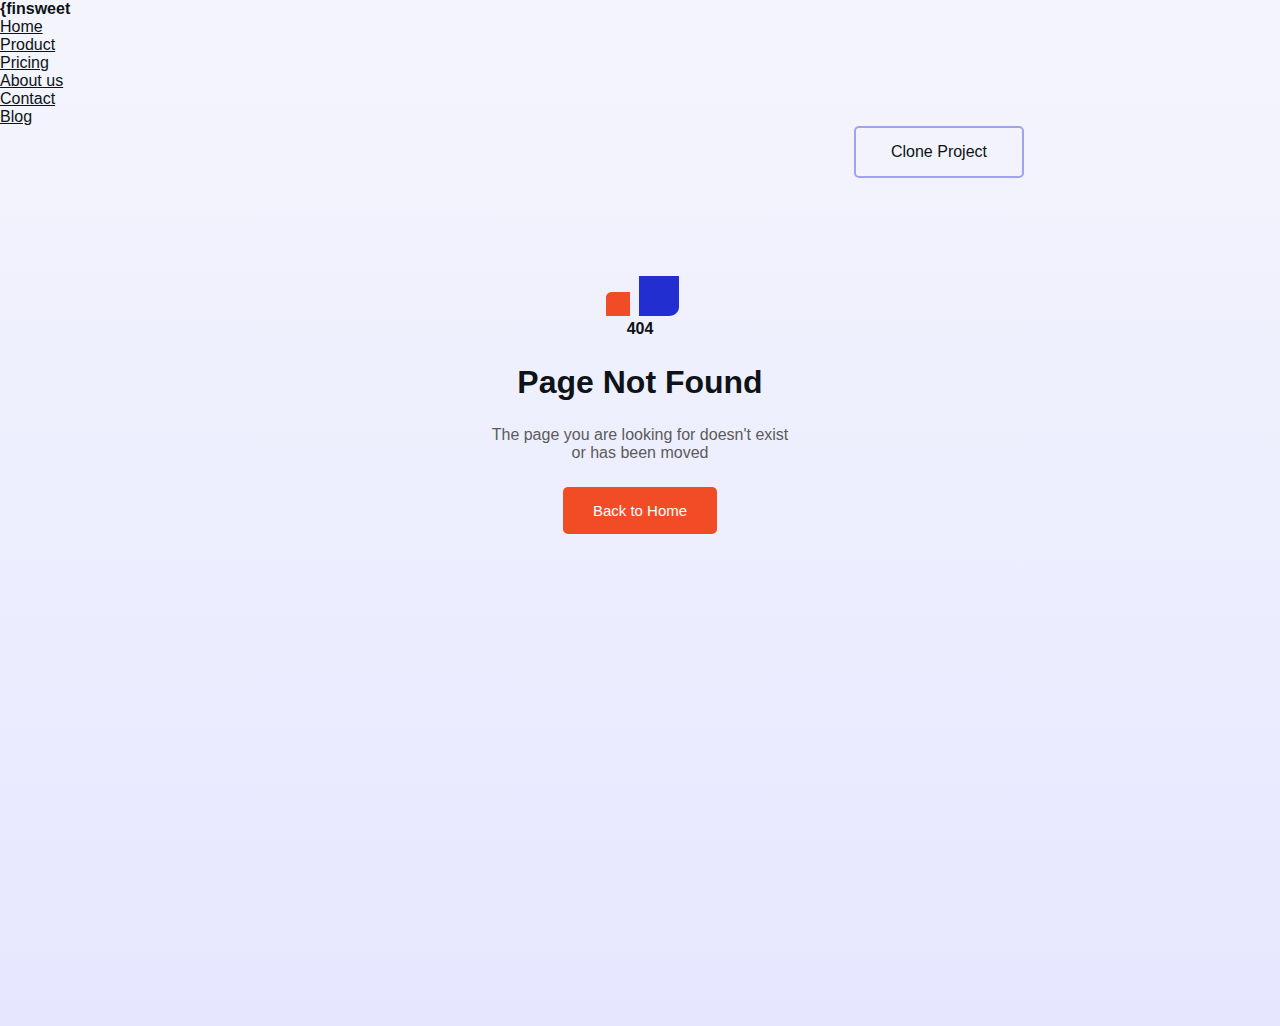
<file: index.html>
<!DOCTYPE html>
<html lang="en">
<head>
    <meta charset="UTF-8">
    <meta http-equiv="X-UA-Compatible" content="IE=edge">
    <meta name="viewport" content="width=device-width, initial-scale=1.0">
    <title>My Project</title>
    <link rel="stylesheet" href="404.css">
</head>
<body>
    <div class="main">
        <div class="nav">
                <nav class="nav_pc">
                    <p id="finsweet">
                        <b>{finsweet</b></p>
                    <ul class="nav_list">
                        <li>
                            <a href="" class="nav_link">Home</a>
                        </li>
                        <li>
                            <a href="" class="nav_link">Product</a>
                        </li>
                        <li>
                            <a href="" class="nav_link">Pricing</a>
                        </li>
                        <li>
                            <a href="" class="nav_link">About us</a>
                        </li>
                        <li>
                            <a href="" class="nav_link">Contact</a>
                        </li>
                        <li>
                            <a href="" class="nav_link">Blog</a>
                        </li>
                    </ul>
                    <p id="clone">Clone Project</p>
                </nav>
        </div> 
        <div class="content">
            <svg width="24" height="24" viewBox="0 0 24 24" fill="none" xmlns="http://www.w3.org/2000/svg">
                <path d="M24 24H0V5.35316C0 2.39669 2.65313 0 5.92593 0H24V24Z" fill="#F24C27"/>
            </svg>
            <svg width="40" height="40" viewBox="0 0 40 40" fill="none" xmlns="http://www.w3.org/2000/svg">
                <path d="M0 0H40V31.0781C40 36.0055 35.5781 40 30.1235 40H0V0Z" fill="#232ED1"/>
            </svg> 
            <p id="img_number"><b>404</b></p>
            <h1>Page Not Found</h1>
            <p id="page_content">
                The page you are looking for doesn't exist <br>
                or has been moved
            </p>
        <div class="button"> 
            <a href="#" class="btn_back">Back to Home</a>
        </div>  
        </div> 
    </div>
</body>
</html>
</file>
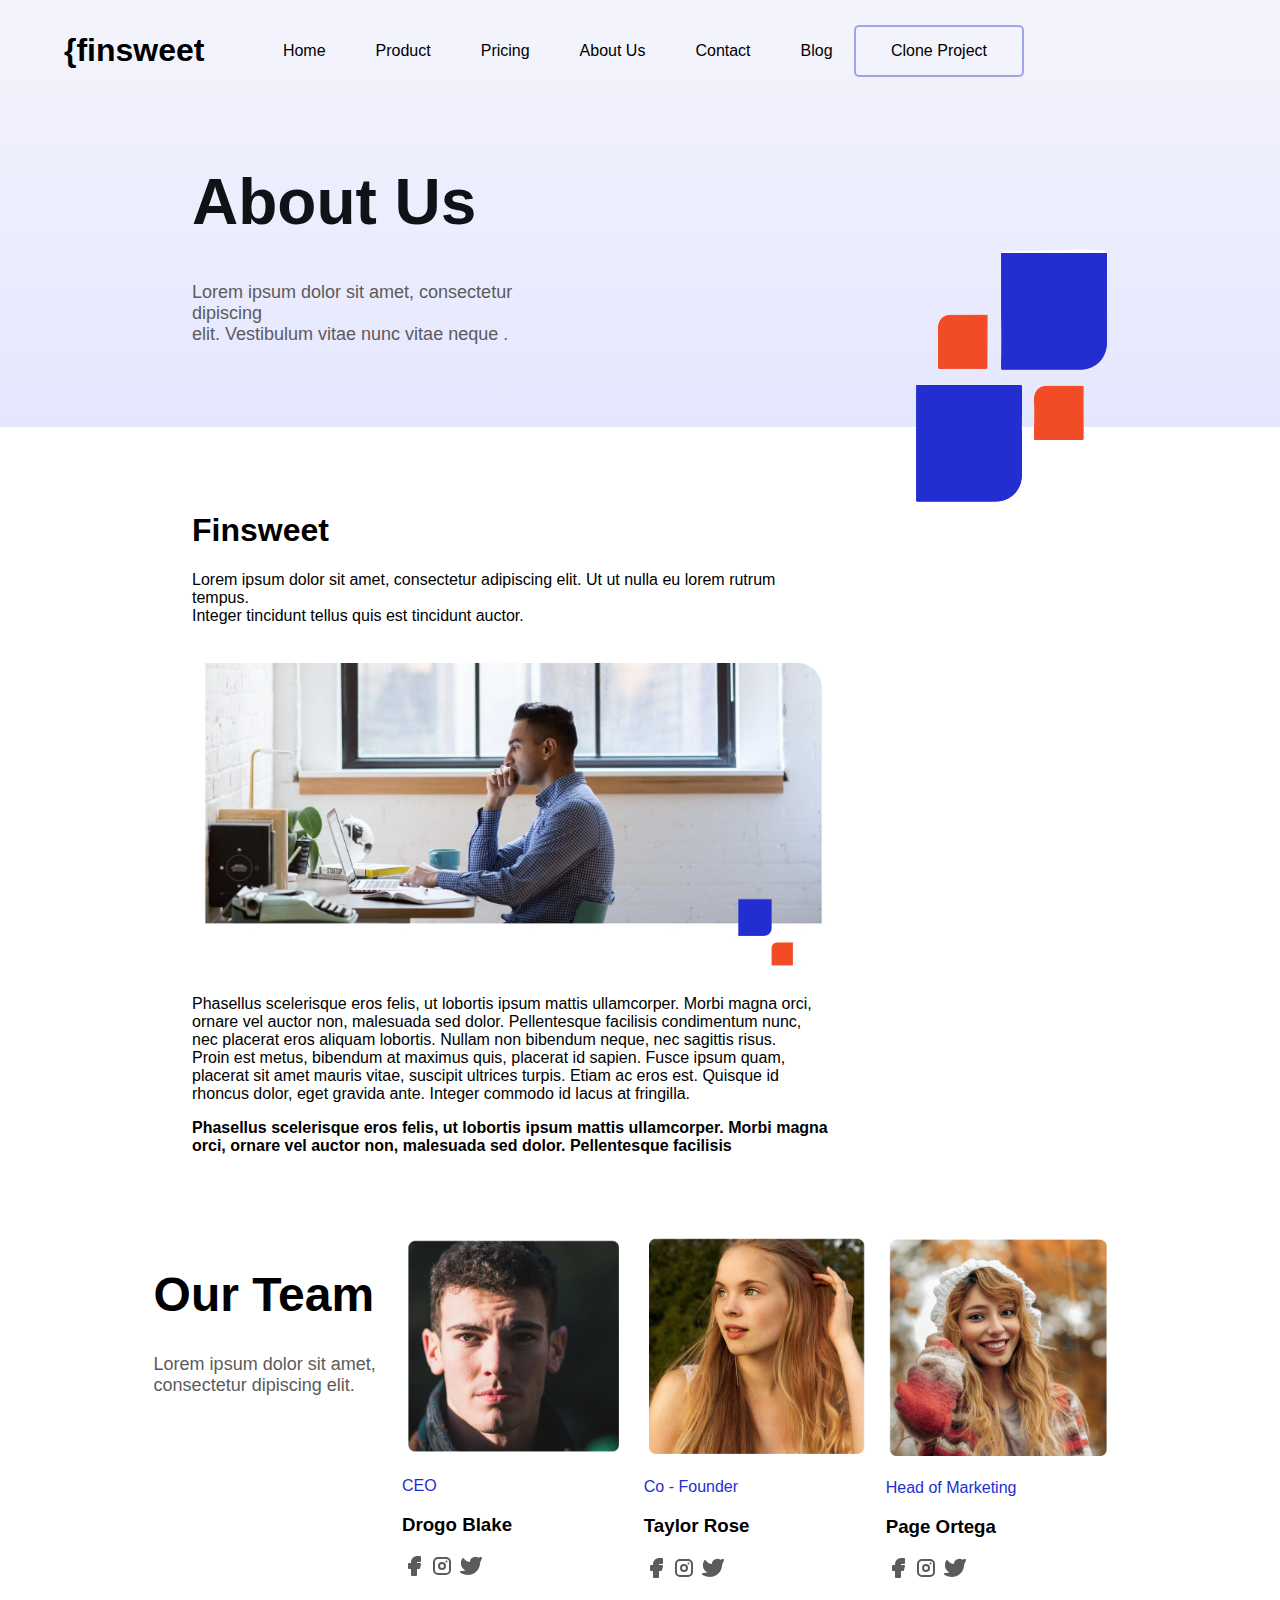
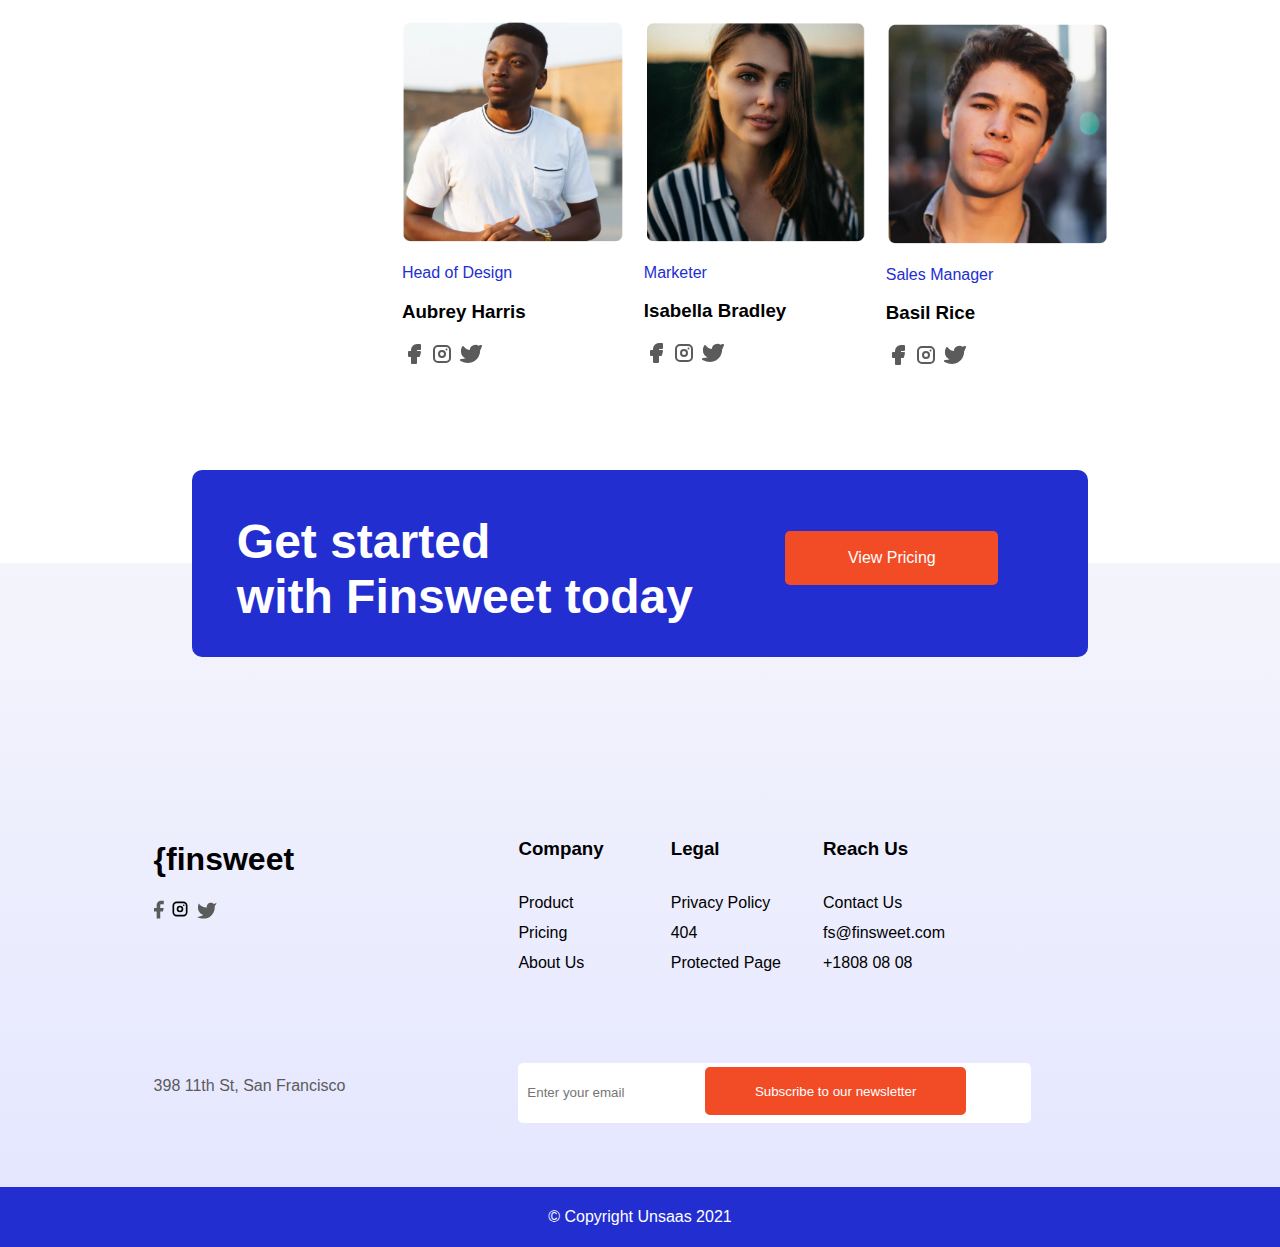
<file: about_us.html>
<!DOCTYPE html>
<html lang="en">

<head>
    <meta charset="UTF-8">
    <meta http-equiv="X-UA-Compatible" content="IE=edge">
    <meta name="viewport" content="width=device-width, initial-scale=1.0">
    <title>About Us</title>
    <link rel="stylesheet" href="about_us.css">
</head>

<body>
    <div class="main">
        <div class="container_nav-content">
            <div class="nav">
                <p id="txt_nav">{finsweet</p>
                <ul class="main_nav">
                    <li><a href="home.html">Home</a></li>
                    <li><a href="product.html">Product</a></li>
                    <li><a href="pricing.html">Pricing</a></li>
                    <li><a href="about_us.html">About Us</a></li>
                    <li><a href="contact.html">Contact</a></li>
                    <li><a href="blog_main.html">Blog</a></li>
                </ul>
                <a id="clone" href="">Clone Project</a>
            </div>
            <div class="content1">
                <div class="container_content1">
                    <h1>About Us </h1>
                    <p id="content1_text">Lorem ipsum dolor sit amet, consectetur dipiscing <br>
                        elit. Vestibulum vitae nunc vitae neque .</p>
                </div>
                <div class="insert_content1">
                    <img src="images/insert_content1_aboutUs.png" alt="">
                </div>
            </div>
        </div>

            <div class="content2">
                <div class="container1_content2">
                    <h1>Finsweet</h1>
                    <p id="content2_text1">
                        Lorem ipsum dolor sit amet, consectetur adipiscing elit. Ut ut nulla eu lorem rutrum tempus.
                        <br>
                        Integer tincidunt tellus quis est tincidunt auctor.
                    </p>
                    <img src="images/img_content2_aboutUs.png" alt="">
                    <p id="content2_text2">
                        Phasellus scelerisque eros felis, ut lobortis ipsum mattis ullamcorper. Morbi magna orci, <br>
                        ornare vel auctor non, malesuada sed dolor. Pellentesque facilisis condimentum nunc, <br>
                        nec placerat eros aliquam lobortis. Nullam non bibendum neque, nec sagittis risus. <br>
                        Proin est metus, bibendum at maximus quis, placerat id sapien. Fusce ipsum quam, <br>
                        placerat sit amet mauris vitae, suscipit ultrices turpis. Etiam ac eros est. Quisque id <br>
                        rhoncus dolor, eget gravida ante. Integer commodo id lacus at fringilla. <br>
                    </p>
                    <p id="content2_text3">
                        <b>Phasellus scelerisque eros felis, ut lobortis ipsum mattis ullamcorper. Morbi magna <br>
                            orci, ornare vel auctor non, malesuada sed dolor. Pellentesque facilisis</b>
                    </p>
                </div>
            </div>
            <div class="content3">
                <div class="content3_left">
                    <div class="container_content3_left">
                        <h1>Our Team</h1>
                        <p id="content3_left_txt">Lorem ipsum dolor sit amet, <br>
                            consectetur dipiscing elit.</p>
                    </div>
                </div>
                <div class="content3_right">
                    <div class="content3_right_1">
                        <div class="content3_1">
                            <img src="images/img1_aboutUs.PNG" alt="">
                            <p id="content3_txt">CEO</p>
                            <h3>Drogo Blake</h3>
                            <span><svg xmlns="http://www.w3.org/2000/svg"
                                    class="icon icon-tabler icon-tabler-brand-facebook" width="24" height="24"
                                    viewBox="0 0 24 24" stroke-width="2" stroke="#5B5B5B" fill="#5B5B5B"
                                    stroke-linecap="round" stroke-linejoin="round">
                                    <path stroke="none" d="M0 0h24v24H0z" fill="none"></path>
                                    <path d="M7 10v4h3v7h4v-7h3l1 -4h-4v-2a1 1 0 0 1 1 -1h3v-4h-3a5 5 0 0 0 -5 5v2h-3">
                                    </path>
                                </svg>
                                <svg xmlns="http://www.w3.org/2000/svg"
                                    class="icon icon-tabler icon-tabler-brand-instagram" width="24" height="24"
                                    viewBox="0 0 24 24" stroke-width="2" stroke="#5B5B5B" fill="none"
                                    stroke-linecap="round" stroke-linejoin="round">
                                    <path stroke="none" d="M0 0h24v24H0z" fill="none"></path>
                                    <path
                                        d="M4 4m0 4a4 4 0 0 1 4 -4h8a4 4 0 0 1 4 4v8a4 4 0 0 1 -4 4h-8a4 4 0 0 1 -4 -4z">
                                    </path>
                                    <path d="M12 12m-3 0a3 3 0 1 0 6 0a3 3 0 1 0 -6 0"></path>
                                    <path d="M16.5 7.5l0 .01"></path>
                                </svg>
                                <svg xmlns="http://www.w3.org/2000/svg"
                                    class="icon icon-tabler icon-tabler-brand-twitter" width="24" height="24"
                                    viewBox="0 0 24 24" stroke-width="2" stroke="#5B5B5B" fill="#5B5B5B"
                                    stroke-linecap="round" stroke-linejoin="round">
                                    <path stroke="none" d="M0 0h24v24H0z" fill="none"></path>
                                    <path
                                        d="M22 4.01c-1 .49 -1.98 .689 -3 .99c-1.121 -1.265 -2.783 -1.335 -4.38 -.737s-2.643 2.06 -2.62 3.737v1c-3.245 .083 -6.135 -1.395 -8 -4c0 0 -4.182 7.433 4 11c-1.872 1.247 -3.739 2.088 -6 2c3.308 1.803 6.913 2.423 10.034 1.517c3.58 -1.04 6.522 -3.723 7.651 -7.742a13.84 13.84 0 0 0 .497 -3.753c0 -.249 1.51 -2.772 1.818 -4.013z">
                                    </path>
                                </svg>
                            </span>
                        </div>
                        <div class="content3_2">
                            <img src="images/img2_aboutUs.PNG" alt="">
                            <p id="content3_txt">Co - Founder</p>
                            <h3>Taylor Rose</h3>
                            <span><svg xmlns="http://www.w3.org/2000/svg"
                                    class="icon icon-tabler icon-tabler-brand-facebook" width="24" height="24"
                                    viewBox="0 0 24 24" stroke-width="2" stroke="#5B5B5B" fill="#5B5B5B"
                                    stroke-linecap="round" stroke-linejoin="round">
                                    <path stroke="none" d="M0 0h24v24H0z" fill="none"></path>
                                    <path d="M7 10v4h3v7h4v-7h3l1 -4h-4v-2a1 1 0 0 1 1 -1h3v-4h-3a5 5 0 0 0 -5 5v2h-3">
                                    </path>
                                </svg>
                                <svg xmlns="http://www.w3.org/2000/svg"
                                    class="icon icon-tabler icon-tabler-brand-instagram" width="24" height="24"
                                    viewBox="0 0 24 24" stroke-width="2" stroke="#5B5B5B" fill="none"
                                    stroke-linecap="round" stroke-linejoin="round">
                                    <path stroke="none" d="M0 0h24v24H0z" fill="none"></path>
                                    <path
                                        d="M4 4m0 4a4 4 0 0 1 4 -4h8a4 4 0 0 1 4 4v8a4 4 0 0 1 -4 4h-8a4 4 0 0 1 -4 -4z">
                                    </path>
                                    <path d="M12 12m-3 0a3 3 0 1 0 6 0a3 3 0 1 0 -6 0"></path>
                                    <path d="M16.5 7.5l0 .01"></path>
                                </svg>
                                <svg xmlns="http://www.w3.org/2000/svg"
                                    class="icon icon-tabler icon-tabler-brand-twitter" width="24" height="24"
                                    viewBox="0 0 24 24" stroke-width="2" stroke="#5B5B5B" fill="#5B5B5B"
                                    stroke-linecap="round" stroke-linejoin="round">
                                    <path stroke="none" d="M0 0h24v24H0z" fill="none"></path>
                                    <path
                                        d="M22 4.01c-1 .49 -1.98 .689 -3 .99c-1.121 -1.265 -2.783 -1.335 -4.38 -.737s-2.643 2.06 -2.62 3.737v1c-3.245 .083 -6.135 -1.395 -8 -4c0 0 -4.182 7.433 4 11c-1.872 1.247 -3.739 2.088 -6 2c3.308 1.803 6.913 2.423 10.034 1.517c3.58 -1.04 6.522 -3.723 7.651 -7.742a13.84 13.84 0 0 0 .497 -3.753c0 -.249 1.51 -2.772 1.818 -4.013z">
                                    </path>
                                </svg>
                            </span>
                        </div>
                        <div class="content3_3">
                            <img src="images/img3_aboutUs.PNG" alt="">
                            <p id="content3_txt">Head of Marketing</p>
                            <h3>Page Ortega</h3>
                            <span><svg xmlns="http://www.w3.org/2000/svg"
                                    class="icon icon-tabler icon-tabler-brand-facebook" width="24" height="24"
                                    viewBox="0 0 24 24" stroke-width="2" stroke="#5B5B5B" fill="#5B5B5B"
                                    stroke-linecap="round" stroke-linejoin="round">
                                    <path stroke="none" d="M0 0h24v24H0z" fill="none"></path>
                                    <path d="M7 10v4h3v7h4v-7h3l1 -4h-4v-2a1 1 0 0 1 1 -1h3v-4h-3a5 5 0 0 0 -5 5v2h-3">
                                    </path>
                                </svg>
                                <svg xmlns="http://www.w3.org/2000/svg"
                                    class="icon icon-tabler icon-tabler-brand-instagram" width="24" height="24"
                                    viewBox="0 0 24 24" stroke-width="2" stroke="#5B5B5B" fill="none"
                                    stroke-linecap="round" stroke-linejoin="round">
                                    <path stroke="none" d="M0 0h24v24H0z" fill="none"></path>
                                    <path
                                        d="M4 4m0 4a4 4 0 0 1 4 -4h8a4 4 0 0 1 4 4v8a4 4 0 0 1 -4 4h-8a4 4 0 0 1 -4 -4z">
                                    </path>
                                    <path d="M12 12m-3 0a3 3 0 1 0 6 0a3 3 0 1 0 -6 0"></path>
                                    <path d="M16.5 7.5l0 .01"></path>
                                </svg>
                                <svg xmlns="http://www.w3.org/2000/svg"
                                    class="icon icon-tabler icon-tabler-brand-twitter" width="24" height="24"
                                    viewBox="0 0 24 24" stroke-width="2" stroke="#5B5B5B" fill="#5B5B5B"
                                    stroke-linecap="round" stroke-linejoin="round">
                                    <path stroke="none" d="M0 0h24v24H0z" fill="none"></path>
                                    <path
                                        d="M22 4.01c-1 .49 -1.98 .689 -3 .99c-1.121 -1.265 -2.783 -1.335 -4.38 -.737s-2.643 2.06 -2.62 3.737v1c-3.245 .083 -6.135 -1.395 -8 -4c0 0 -4.182 7.433 4 11c-1.872 1.247 -3.739 2.088 -6 2c3.308 1.803 6.913 2.423 10.034 1.517c3.58 -1.04 6.522 -3.723 7.651 -7.742a13.84 13.84 0 0 0 .497 -3.753c0 -.249 1.51 -2.772 1.818 -4.013z">
                                    </path>
                                </svg>
                            </span>
                        </div>
                    </div>
                    <div class="content3_right_2">
                        <div class="content3_4">
                            <img src="images/img4_aboutUs.PNG" alt="">
                            <p id="content3_txt">Head of Design</p>
                            <h3>Aubrey Harris</h3>
                            <span><svg xmlns="http://www.w3.org/2000/svg"
                                    class="icon icon-tabler icon-tabler-brand-facebook" width="24" height="24"
                                    viewBox="0 0 24 24" stroke-width="2" stroke="#5B5B5B" fill="#5B5B5B"
                                    stroke-linecap="round" stroke-linejoin="round">
                                    <path stroke="none" d="M0 0h24v24H0z" fill="none"></path>
                                    <path d="M7 10v4h3v7h4v-7h3l1 -4h-4v-2a1 1 0 0 1 1 -1h3v-4h-3a5 5 0 0 0 -5 5v2h-3">
                                    </path>
                                </svg>
                                <svg xmlns="http://www.w3.org/2000/svg"
                                    class="icon icon-tabler icon-tabler-brand-instagram" width="24" height="24"
                                    viewBox="0 0 24 24" stroke-width="2" stroke="#5B5B5B" fill="none"
                                    stroke-linecap="round" stroke-linejoin="round">
                                    <path stroke="none" d="M0 0h24v24H0z" fill="none"></path>
                                    <path
                                        d="M4 4m0 4a4 4 0 0 1 4 -4h8a4 4 0 0 1 4 4v8a4 4 0 0 1 -4 4h-8a4 4 0 0 1 -4 -4z">
                                    </path>
                                    <path d="M12 12m-3 0a3 3 0 1 0 6 0a3 3 0 1 0 -6 0"></path>
                                    <path d="M16.5 7.5l0 .01"></path>
                                </svg>
                                <svg xmlns="http://www.w3.org/2000/svg"
                                    class="icon icon-tabler icon-tabler-brand-twitter" width="24" height="24"
                                    viewBox="0 0 24 24" stroke-width="2" stroke="#5B5B5B" fill="#5B5B5B"
                                    stroke-linecap="round" stroke-linejoin="round">
                                    <path stroke="none" d="M0 0h24v24H0z" fill="none"></path>
                                    <path
                                        d="M22 4.01c-1 .49 -1.98 .689 -3 .99c-1.121 -1.265 -2.783 -1.335 -4.38 -.737s-2.643 2.06 -2.62 3.737v1c-3.245 .083 -6.135 -1.395 -8 -4c0 0 -4.182 7.433 4 11c-1.872 1.247 -3.739 2.088 -6 2c3.308 1.803 6.913 2.423 10.034 1.517c3.58 -1.04 6.522 -3.723 7.651 -7.742a13.84 13.84 0 0 0 .497 -3.753c0 -.249 1.51 -2.772 1.818 -4.013z">
                                    </path>
                                </svg>
                            </span>
                        </div>
                        <div class="content3_5">
                            <img src="images/img5_aboutUs.PNG" alt="">
                            <p id="content3_txt">Marketer</p>
                            <h3>Isabella Bradley</h3>
                            <span><svg xmlns="http://www.w3.org/2000/svg"
                                    class="icon icon-tabler icon-tabler-brand-facebook" width="24" height="24"
                                    viewBox="0 0 24 24" stroke-width="2" stroke="#5B5B5B" fill="#5B5B5B"
                                    stroke-linecap="round" stroke-linejoin="round">
                                    <path stroke="none" d="M0 0h24v24H0z" fill="none"></path>
                                    <path d="M7 10v4h3v7h4v-7h3l1 -4h-4v-2a1 1 0 0 1 1 -1h3v-4h-3a5 5 0 0 0 -5 5v2h-3">
                                    </path>
                                </svg>
                                <svg xmlns="http://www.w3.org/2000/svg"
                                    class="icon icon-tabler icon-tabler-brand-instagram" width="24" height="24"
                                    viewBox="0 0 24 24" stroke-width="2" stroke="#5B5B5B" fill="none"
                                    stroke-linecap="round" stroke-linejoin="round">
                                    <path stroke="none" d="M0 0h24v24H0z" fill="none"></path>
                                    <path
                                        d="M4 4m0 4a4 4 0 0 1 4 -4h8a4 4 0 0 1 4 4v8a4 4 0 0 1 -4 4h-8a4 4 0 0 1 -4 -4z">
                                    </path>
                                    <path d="M12 12m-3 0a3 3 0 1 0 6 0a3 3 0 1 0 -6 0"></path>
                                    <path d="M16.5 7.5l0 .01"></path>
                                </svg>
                                <svg xmlns="http://www.w3.org/2000/svg"
                                    class="icon icon-tabler icon-tabler-brand-twitter" width="24" height="24"
                                    viewBox="0 0 24 24" stroke-width="2" stroke="#5B5B5B" fill="#5B5B5B"
                                    stroke-linecap="round" stroke-linejoin="round">
                                    <path stroke="none" d="M0 0h24v24H0z" fill="none"></path>
                                    <path
                                        d="M22 4.01c-1 .49 -1.98 .689 -3 .99c-1.121 -1.265 -2.783 -1.335 -4.38 -.737s-2.643 2.06 -2.62 3.737v1c-3.245 .083 -6.135 -1.395 -8 -4c0 0 -4.182 7.433 4 11c-1.872 1.247 -3.739 2.088 -6 2c3.308 1.803 6.913 2.423 10.034 1.517c3.58 -1.04 6.522 -3.723 7.651 -7.742a13.84 13.84 0 0 0 .497 -3.753c0 -.249 1.51 -2.772 1.818 -4.013z">
                                    </path>
                                </svg>
                            </span>
                        </div>
                        <div class="content3_6">
                            <img src="images/img6_aboutUs.PNG" alt="">
                            <p id="content3_txt">Sales Manager</p>
                            <h3>Basil Rice</h3>
                            <span><svg xmlns="http://www.w3.org/2000/svg"
                                    class="icon icon-tabler icon-tabler-brand-facebook" width="24" height="24"
                                    viewBox="0 0 24 24" stroke-width="2" stroke="#5B5B5B" fill="#5B5B5B"
                                    stroke-linecap="round" stroke-linejoin="round">
                                    <path stroke="none" d="M0 0h24v24H0z" fill="none"></path>
                                    <path d="M7 10v4h3v7h4v-7h3l1 -4h-4v-2a1 1 0 0 1 1 -1h3v-4h-3a5 5 0 0 0 -5 5v2h-3">
                                    </path>
                                </svg>
                                <svg xmlns="http://www.w3.org/2000/svg"
                                    class="icon icon-tabler icon-tabler-brand-instagram" width="24" height="24"
                                    viewBox="0 0 24 24" stroke-width="2" stroke="#5B5B5B" fill="none"
                                    stroke-linecap="round" stroke-linejoin="round">
                                    <path stroke="none" d="M0 0h24v24H0z" fill="none"></path>
                                    <path
                                        d="M4 4m0 4a4 4 0 0 1 4 -4h8a4 4 0 0 1 4 4v8a4 4 0 0 1 -4 4h-8a4 4 0 0 1 -4 -4z">
                                    </path>
                                    <path d="M12 12m-3 0a3 3 0 1 0 6 0a3 3 0 1 0 -6 0"></path>
                                    <path d="M16.5 7.5l0 .01"></path>
                                </svg>
                                <svg xmlns="http://www.w3.org/2000/svg"
                                    class="icon icon-tabler icon-tabler-brand-twitter" width="24" height="24"
                                    viewBox="0 0 24 24" stroke-width="2" stroke="#5B5B5B" fill="#5B5B5B"
                                    stroke-linecap="round" stroke-linejoin="round">
                                    <path stroke="none" d="M0 0h24v24H0z" fill="none"></path>
                                    <path
                                        d="M22 4.01c-1 .49 -1.98 .689 -3 .99c-1.121 -1.265 -2.783 -1.335 -4.38 -.737s-2.643 2.06 -2.62 3.737v1c-3.245 .083 -6.135 -1.395 -8 -4c0 0 -4.182 7.433 4 11c-1.872 1.247 -3.739 2.088 -6 2c3.308 1.803 6.913 2.423 10.034 1.517c3.58 -1.04 6.522 -3.723 7.651 -7.742a13.84 13.84 0 0 0 .497 -3.753c0 -.249 1.51 -2.772 1.818 -4.013z">
                                    </path>
                                </svg>
                            </span>
                        </div>
                    </div>
                </div>
            </div>
        


        <div class="footer">

            <div class="insert_footer">
                <h1>Get started <br>
                    with Finsweet today</h1>

                <a href="pricing.html">View Pricing</a>
            </div>


            <div class="footer_left">
                <div class="container_footer_left">
                    <h1>{finsweet</h1>
                    <div class="container_icons">
                        <svg width="10" height="19" viewBox="0 0 10 19" fill="none" xmlns="http://www.w3.org/2000/svg">
                            <path
                                d="M9.78224 0.778809H7.11435C5.93508 0.778809 4.8041 1.24727 3.97022 2.08115C3.13635 2.91503 2.66788 4.046 2.66788 5.22528V7.89316H0V11.4503H2.66788V18.5647H6.22506V11.4503H8.89294L9.78224 7.89316H6.22506V5.22528C6.22506 4.98943 6.31875 4.76323 6.48553 4.59646C6.6523 4.42968 6.8785 4.33599 7.11435 4.33599H9.78224V0.778809Z"
                                fill="#5B5B5B" />
                        </svg>
                        <svg xmlns="http://www.w3.org/2000/svg" class="icon icon-tabler icon-tabler-brand-instagram"
                            width="24" height="20" viewBox="0 0 24 24" stroke-width="2" stroke="currentColor"
                            fill="none" stroke-linecap="round" stroke-linejoin="round">
                            <path stroke="none" d="M0 0h24v24H0z" fill="none"></path>
                            <path d="M4 4m0 4a4 4 0 0 1 4 -4h8a4 4 0 0 1 4 4v8a4 4 0 0 1 -4 4h-8a4 4 0 0 1 -4 -4z">
                            </path>
                            <path d="M12 12m-3 0a3 3 0 1 0 6 0a3 3 0 1 0 -6 0"></path>
                            <path d="M16.5 7.5l0 0"></path>
                        </svg>
                        <svg width="20" height="17" viewBox="0 0 20 17" fill="none" xmlns="http://www.w3.org/2000/svg">
                            <path
                                d="M19.5645 0.668122C18.7129 1.26882 17.77 1.72826 16.7721 2.02874C16.2365 1.41292 15.5247 0.976433 14.733 0.778329C13.9412 0.580225 13.1078 0.630056 12.3453 0.921085C11.5828 1.21211 10.928 1.7303 10.4696 2.40555C10.0113 3.08081 9.7713 3.88055 9.78224 4.69663V5.58592C8.21942 5.62644 6.67084 5.27984 5.27441 4.57697C3.87798 3.8741 2.67706 2.83679 1.77859 1.55742C1.77859 1.55742 -1.77859 9.56107 6.22506 13.1182C4.39358 14.3614 2.21181 14.9848 0 14.8968C8.00365 19.3433 17.7859 14.8968 17.7859 4.66995C17.7851 4.42224 17.7613 4.17514 17.7147 3.93183C18.6224 3.03675 19.2629 1.90665 19.5645 0.668122Z"
                                fill="#5B5B5B" />
                        </svg>
                    </div>
                    <p id="footer_left_txt">398 11th St, San Francisco</p>
                </div>
            </div>
            <div class="footer_right">
                <div class="footer_container_col">
                    <div class="col1">
                        <h3>Company</h3>
                        <ul class="footer_list">
                            <li class="list_items"><a href="product.html">Product</a></li>
                            <li class="list_items"><a href="pricing.html">Pricing</a></li>
                            <li class="list_items"><a href="about_us.html">About Us</a></li>
                        </ul>
                    </div>
                    <div class="col2">
                        <h3>Legal</h3>
                        <ul class="footer_list">
                            <li class="list_items"><a href="PrivacyPolicy.html">Privacy Policy</a></li>
                            <li class="list_items"><a href="404.html">404</a></li>
                            <li class="list_items"><a href="">Protected Page</a></li>
                        </ul>
                    </div>
                    <div class="col3">
                        <h3>Reach Us</h3>
                        <ul class="footer_list">
                            <li class="list_items"><a href="contact.html">Contact Us</a></li>
                            <li class="list_items"><a href="">fs@finsweet.com</a></li>
                            <li class="list_items"><a href="">+1808 08 08</a></li>
                        </ul>
                    </div>
                </div>
                <div class="input-wrapper">
                    <input type="text" placeholder="Enter your email">
                    <button>Subscribe to our newsletter</button>
                </div>
            </div>
        </div>

        <div class="footer_last">
            <p id="footer_last_txt">© Copyright Unsaas 2021</p>
        </div>
    </div>
</body>

</html>
</file>
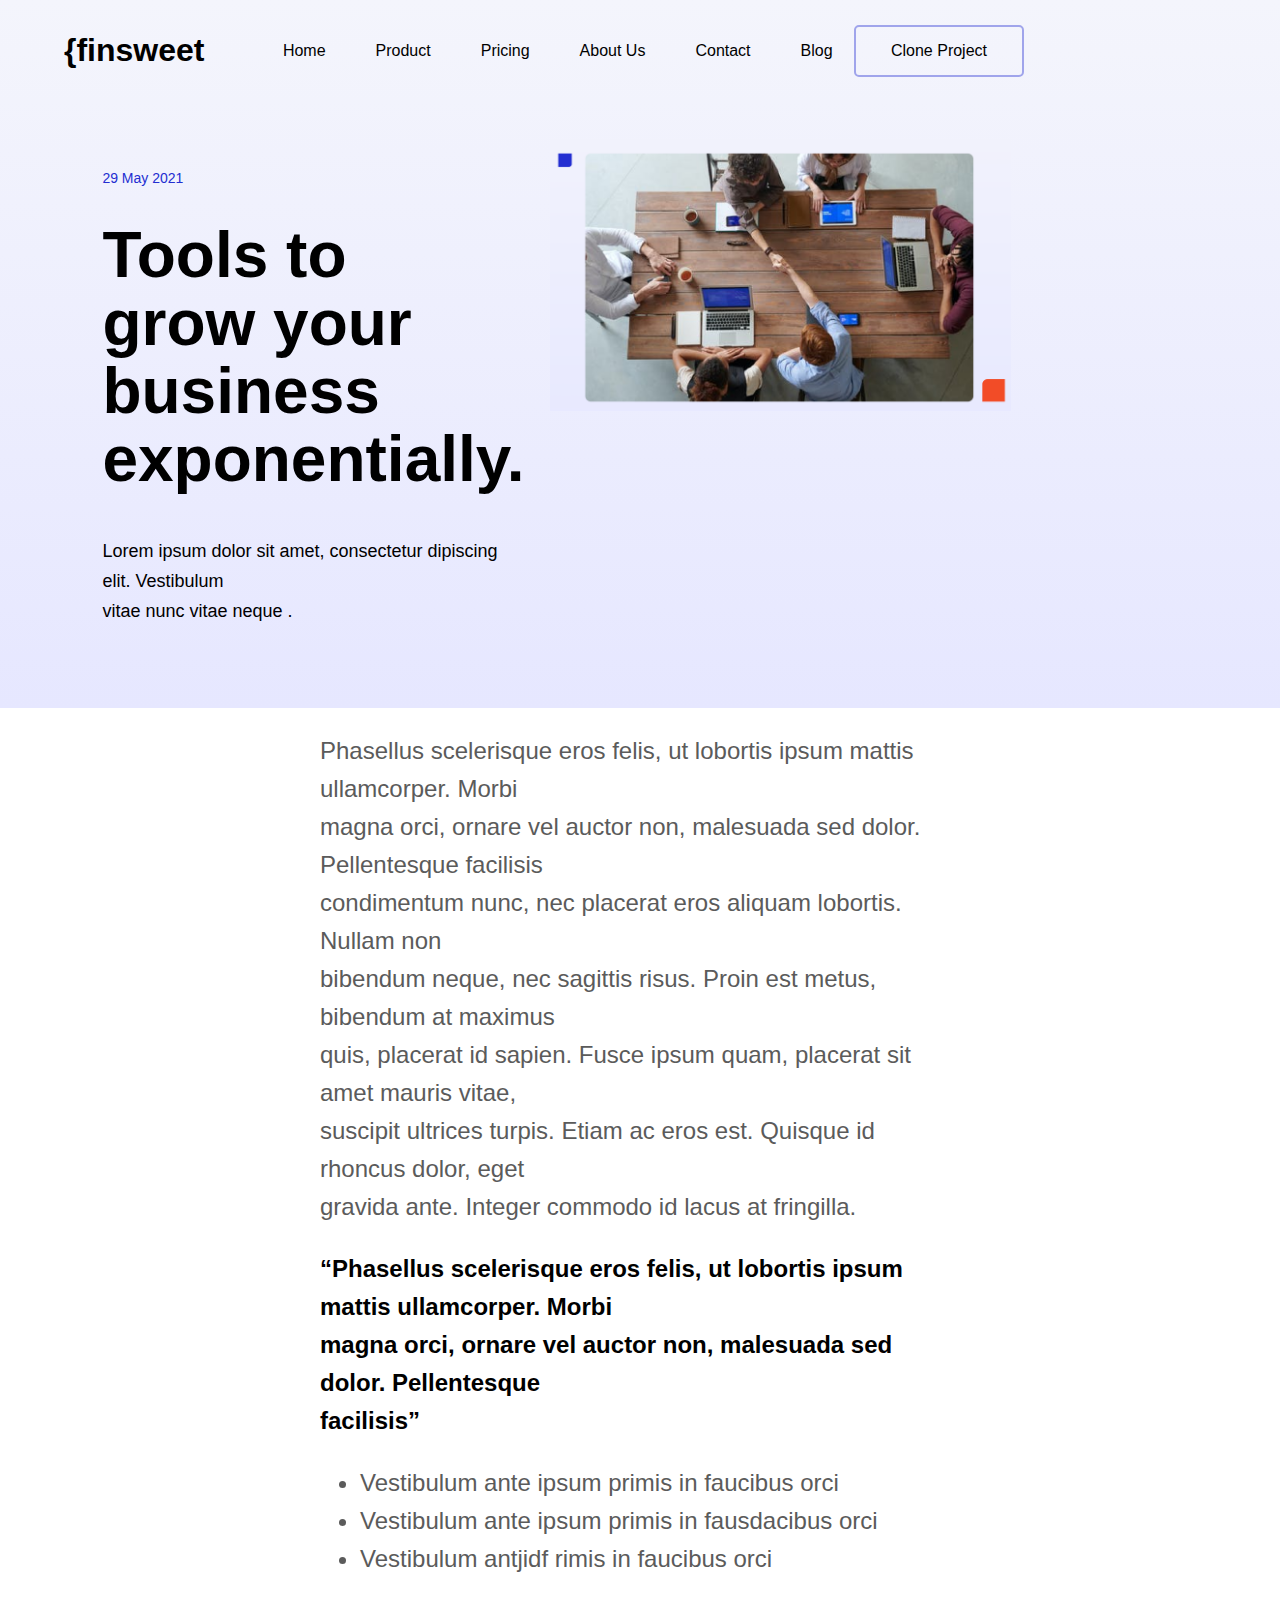
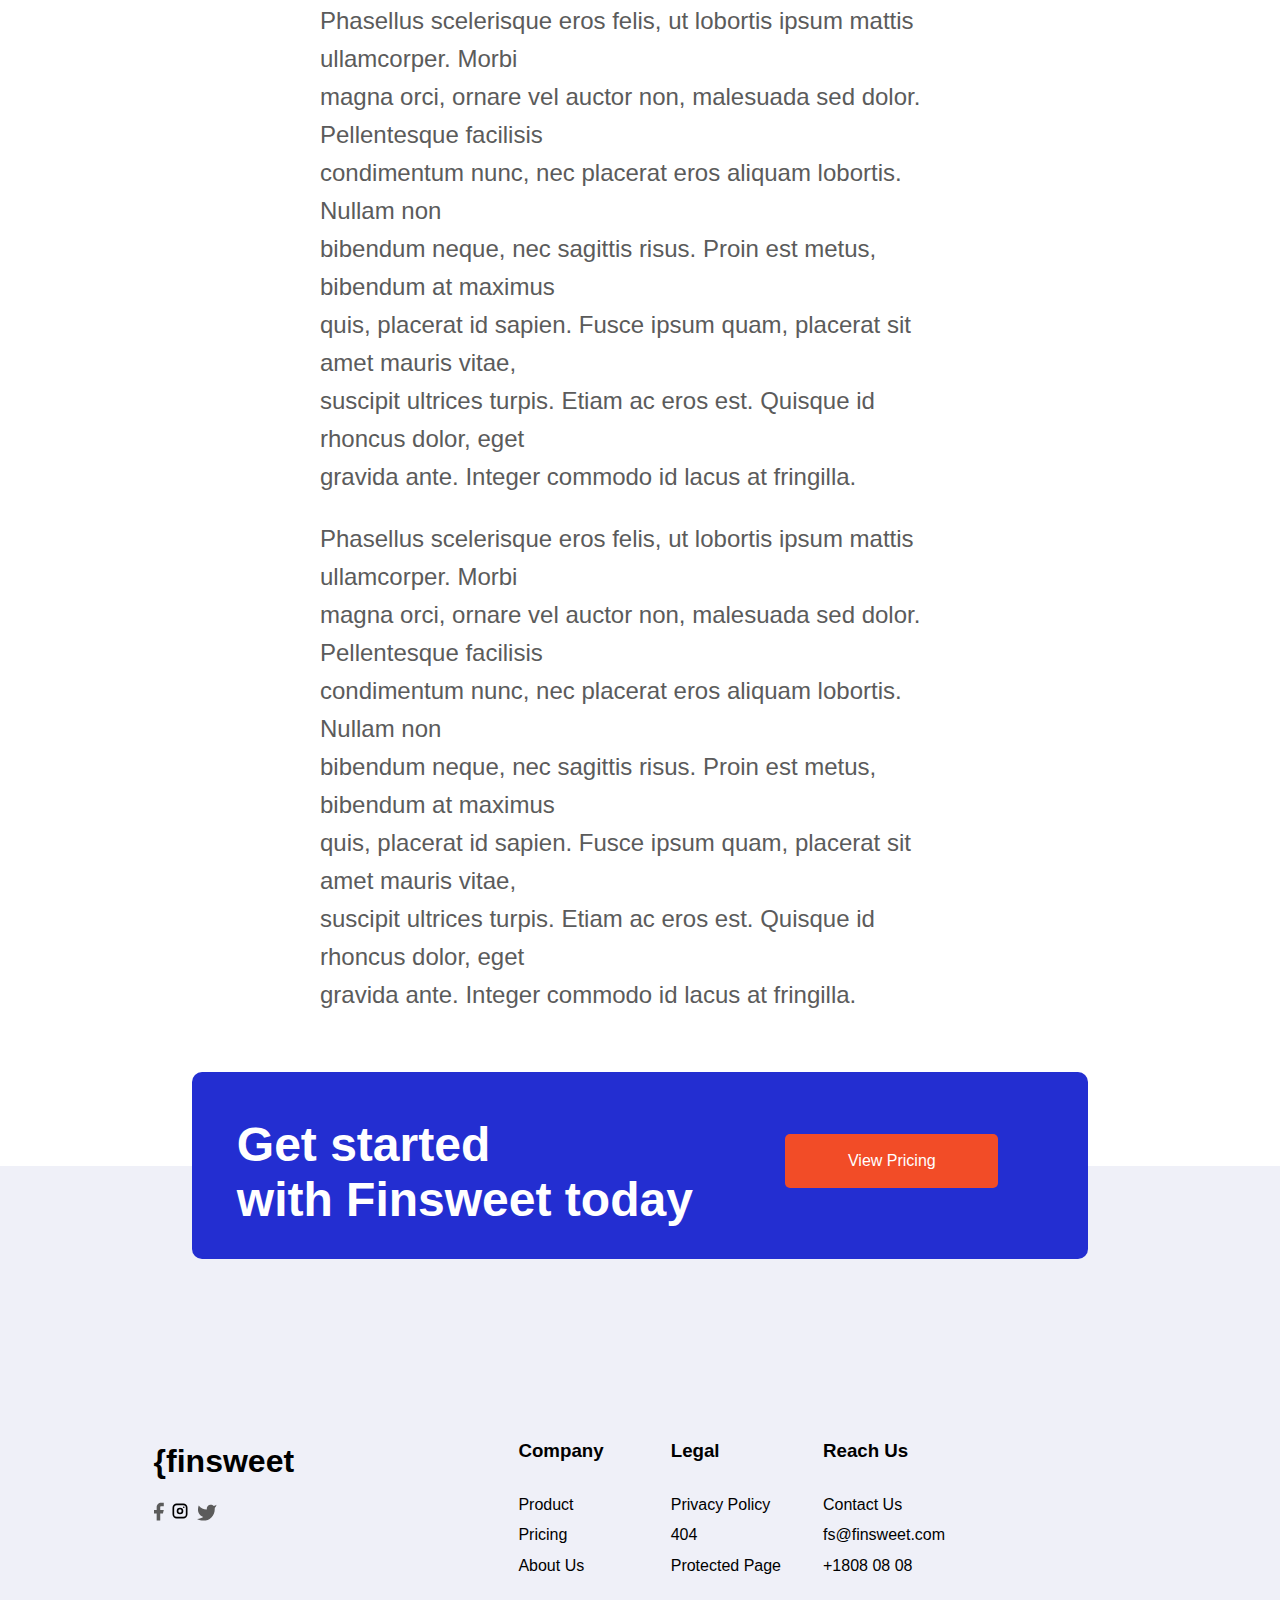
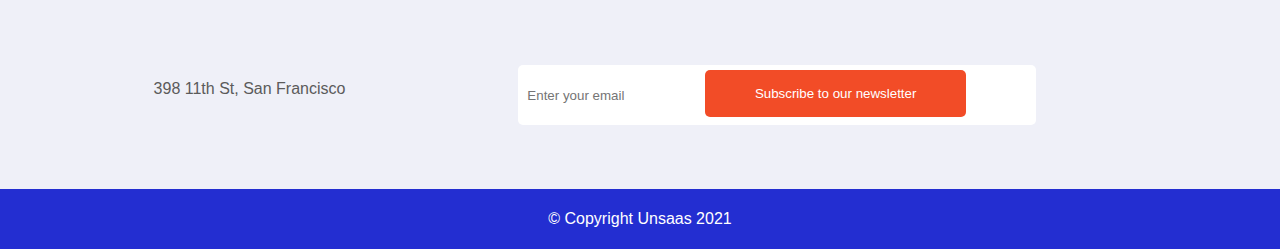
<file: blog_content.html>
<!DOCTYPE html>
<html lang="en">

<head>
    <meta charset="UTF-8">
    <meta http-equiv="X-UA-Compatible" content="IE=edge">
    <meta name="viewport" content="width=device-width, initial-scale=1.0">
    <title>Blog Content</title>
    <link rel="stylesheet" href="blog_content.css">
</head>

<body>
    <div class="main">
            <div class="nav">
                <p id="txt_nav">{finsweet</p>
                <ul class="main_nav">
                    <li><a href="home.html">Home</a></li>
                    <li><a href="product.html">Product</a></li>
                    <li><a href="pricing.html">Pricing</a></li>
                    <li><a href="about_us.html">About Us</a></li>
                    <li><a href="contact.html">Contact</a></li>
                    <li><a href="blog_main.html">Blog</a></li>
                </ul>
                <a id="clone" href="">Clone Project</a>
            </div>
            
            <div class="content1">
                <div class="content1_left">
                    <div class="container_content1_left">
                        <p id="text1">29 May 2021</p>
                        <h1>Tools to grow your <br>
                            business <br>
                            exponentially.</h1>
                        <p id="text2">Lorem ipsum dolor sit amet, consectetur dipiscing elit. Vestibulum <br>
                            vitae nunc vitae neque .</p>
                    </div>
                </div>
                <div class="content1_right">
                    <img src="images/img1_blogcontent.PNG" alt="">
                </div>
            </div>
        </div>
        <div class="content2">
            <div class="container_content2">
                <p id="txt1_content2">
                    Phasellus scelerisque eros felis, ut lobortis ipsum mattis ullamcorper. Morbi <br>
                    magna orci, ornare vel auctor non, malesuada sed dolor. Pellentesque facilisis <br>
                    condimentum nunc, nec placerat eros aliquam lobortis. Nullam non <br>
                    bibendum neque, nec sagittis risus. Proin est metus, bibendum at maximus <br>
                    quis, placerat id sapien. Fusce ipsum quam, placerat sit amet mauris vitae, <br>
                    suscipit ultrices turpis. Etiam ac eros est. Quisque id rhoncus dolor, eget <br>
                    gravida ante. Integer commodo id lacus at fringilla.
                </p>
                <p id="txt2_content2">
                    “Phasellus scelerisque eros felis, ut lobortis ipsum mattis ullamcorper. Morbi <br>
                    magna orci, ornare vel auctor non, malesuada sed dolor. Pellentesque <br>
                    facilisis”
                </p>
                <ul class="content2_list">
                    <li>Vestibulum ante ipsum primis in faucibus orci</li>
                    <li>Vestibulum ante ipsum primis in fausdacibus orci</li>
                    <li>Vestibulum antjidf rimis in faucibus orci</li>
                </ul>
                <p id="txt3_content2">
                    Phasellus scelerisque eros felis, ut lobortis ipsum mattis ullamcorper. Morbi <br>
                    magna orci, ornare vel auctor non, malesuada sed dolor. Pellentesque facilisis <br>
                    condimentum nunc, nec placerat eros aliquam lobortis. Nullam non <br>
                    bibendum neque, nec sagittis risus. Proin est metus, bibendum at maximus <br>
                    quis, placerat id sapien. Fusce ipsum quam, placerat sit amet mauris vitae, <br>
                    suscipit ultrices turpis. Etiam ac eros est. Quisque id rhoncus dolor, eget <br>
                    gravida ante. Integer commodo id lacus at fringilla.
                </p>
                <p id="txt4_content2">
                    Phasellus scelerisque eros felis, ut lobortis ipsum mattis ullamcorper. Morbi <br>
                    magna orci, ornare vel auctor non, malesuada sed dolor. Pellentesque facilisis <br>
                    condimentum nunc, nec placerat eros aliquam lobortis. Nullam non <br>
                    bibendum neque, nec sagittis risus. Proin est metus, bibendum at maximus <br>
                    quis, placerat id sapien. Fusce ipsum quam, placerat sit amet mauris vitae, <br>
                    suscipit ultrices turpis. Etiam ac eros est. Quisque id rhoncus dolor, eget <br>
                    gravida ante. Integer commodo id lacus at fringilla.
                </p>
            </div>

        </div>
        

        <div class="footer">

            <div class="insert_footer">
                <h1>Get started <br>
                    with Finsweet today</h1>

                <a href="pricing.html">View Pricing</a>
            </div>


            <div class="footer_left">
                <div class="container_footer_left">
                    <h1>{finsweet</h1>
                    <div class="container_icons">
                        <svg width="10" height="19" viewBox="0 0 10 19" fill="none" xmlns="http://www.w3.org/2000/svg">
                            <path
                                d="M9.78224 0.778809H7.11435C5.93508 0.778809 4.8041 1.24727 3.97022 2.08115C3.13635 2.91503 2.66788 4.046 2.66788 5.22528V7.89316H0V11.4503H2.66788V18.5647H6.22506V11.4503H8.89294L9.78224 7.89316H6.22506V5.22528C6.22506 4.98943 6.31875 4.76323 6.48553 4.59646C6.6523 4.42968 6.8785 4.33599 7.11435 4.33599H9.78224V0.778809Z"
                                fill="#5B5B5B" />
                        </svg>
                        <svg xmlns="http://www.w3.org/2000/svg" class="icon icon-tabler icon-tabler-brand-instagram"
                            width="24" height="20" viewBox="0 0 24 24" stroke-width="2" stroke="currentColor"
                            fill="none" stroke-linecap="round" stroke-linejoin="round">
                            <path stroke="none" d="M0 0h24v24H0z" fill="none"></path>
                            <path d="M4 4m0 4a4 4 0 0 1 4 -4h8a4 4 0 0 1 4 4v8a4 4 0 0 1 -4 4h-8a4 4 0 0 1 -4 -4z">
                            </path>
                            <path d="M12 12m-3 0a3 3 0 1 0 6 0a3 3 0 1 0 -6 0"></path>
                            <path d="M16.5 7.5l0 0"></path>
                        </svg>
                        <svg width="20" height="17" viewBox="0 0 20 17" fill="none" xmlns="http://www.w3.org/2000/svg">
                            <path
                                d="M19.5645 0.668122C18.7129 1.26882 17.77 1.72826 16.7721 2.02874C16.2365 1.41292 15.5247 0.976433 14.733 0.778329C13.9412 0.580225 13.1078 0.630056 12.3453 0.921085C11.5828 1.21211 10.928 1.7303 10.4696 2.40555C10.0113 3.08081 9.7713 3.88055 9.78224 4.69663V5.58592C8.21942 5.62644 6.67084 5.27984 5.27441 4.57697C3.87798 3.8741 2.67706 2.83679 1.77859 1.55742C1.77859 1.55742 -1.77859 9.56107 6.22506 13.1182C4.39358 14.3614 2.21181 14.9848 0 14.8968C8.00365 19.3433 17.7859 14.8968 17.7859 4.66995C17.7851 4.42224 17.7613 4.17514 17.7147 3.93183C18.6224 3.03675 19.2629 1.90665 19.5645 0.668122Z"
                                fill="#5B5B5B" />
                        </svg>
                    </div>
                    <p id="footer_left_txt">398 11th St, San Francisco</p>
                </div>
            </div>
            <div class="footer_right">
                <div class="footer_container_col">
                    <div class="col1">
                        <h3>Company</h3>
                        <ul class="footer_list">
                            <li class="list_items"><a href="product.html">Product</a></li>
                            <li class="list_items"><a href="pricing.html">Pricing</a></li>
                            <li class="list_items"><a href="about_us.html">About Us</a></li>
                        </ul>
                    </div>
                    <div class="col2">
                        <h3>Legal</h3>
                        <ul class="footer_list">
                            <li class="list_items"><a href="pricing.html">Privacy Policy</a></li>
                            <li class="list_items"><a href="404.html">404</a></li>
                            <li class="list_items"><a href="">Protected Page</a></li>
                        </ul>
                    </div>
                    <div class="col3">
                        <h3>Reach Us</h3>
                        <ul class="footer_list">
                            <li class="list_items"><a href="contact.html">Contact Us</a></li>
                            <li class="list_items"><a href="">fs@finsweet.com</a></li>
                            <li class="list_items"><a href="">+1808 08 08</a></li>
                        </ul>
                    </div>
                </div>
                <div class="input-wrapper">
                    <input type="text" placeholder="Enter your email">
                    <button>Subscribe to our newsletter</button>
                </div>
            </div>
        </div>

        <div class="footer_last">
            <p id="footer_last_txt">© Copyright Unsaas 2021</p>
        </div>
    </div>
</body>

</html>
</file>
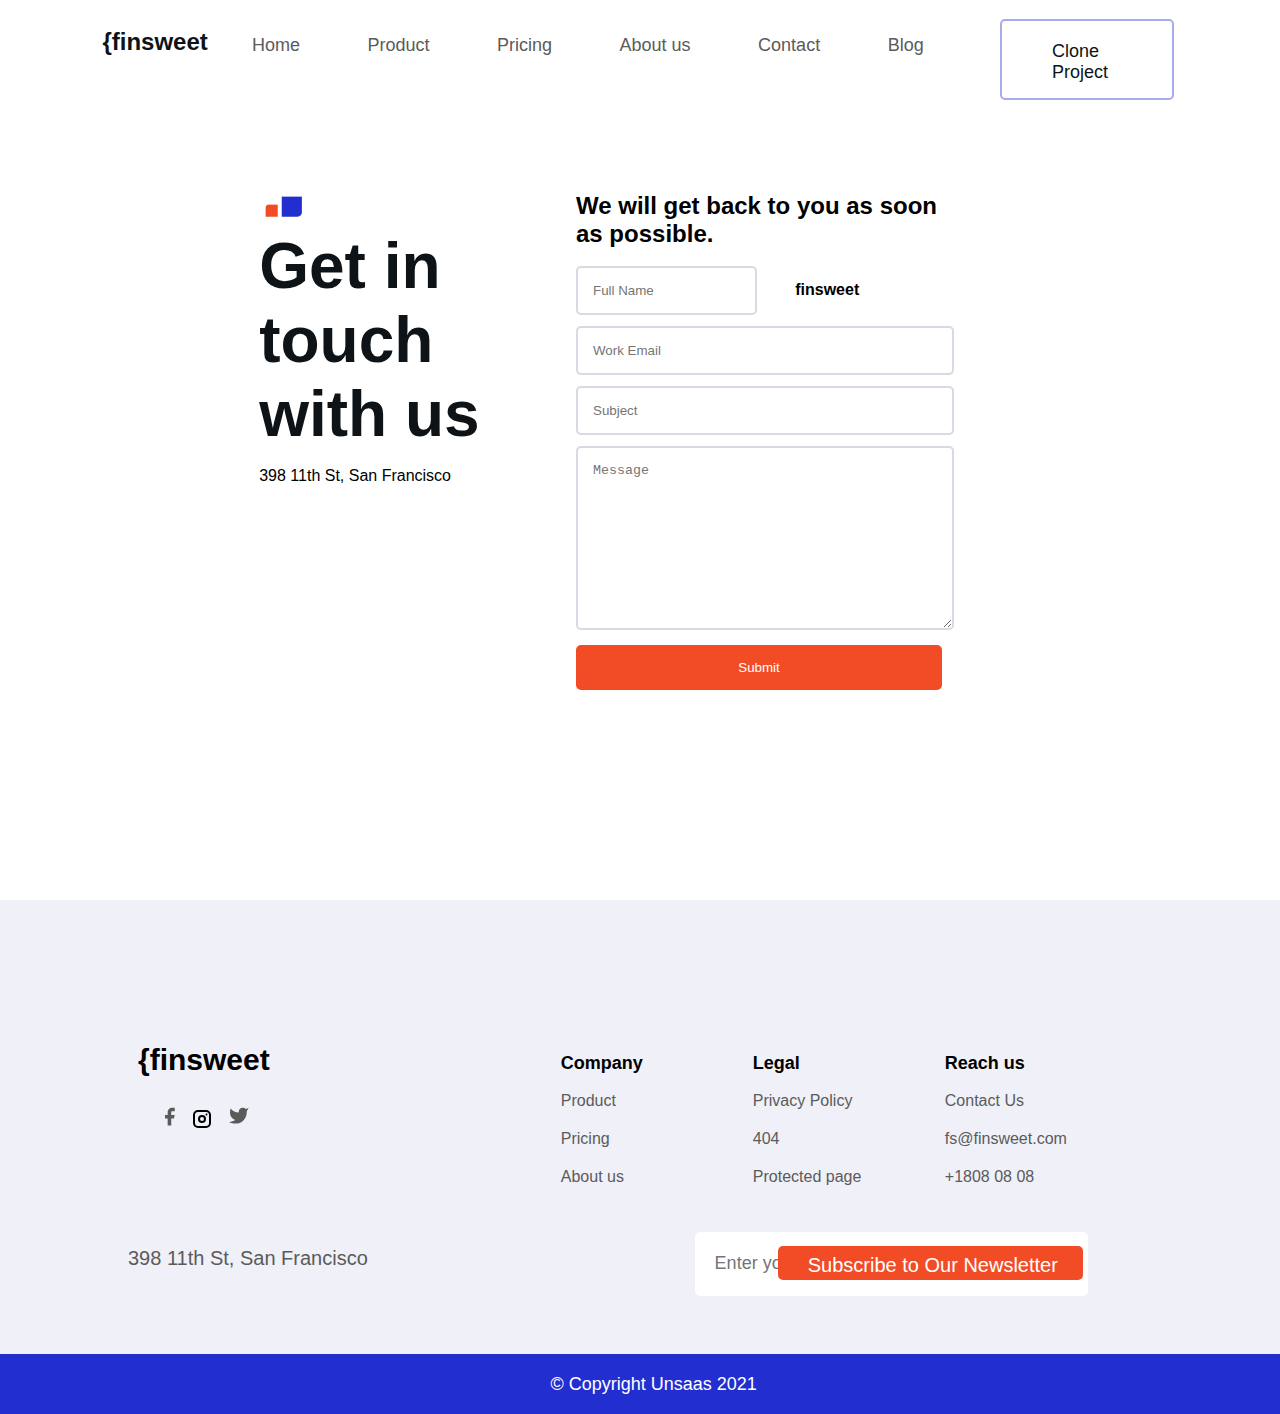
<file: contact(1).html>
<!DOCTYPE html>
<html lang="en">

<head>
    <meta charset="UTF-8">
    <meta http-equiv="X-UA-Compatible" content="IE=edge">
    <meta name="viewport" content="width=device-width, initial-scale=1.0">
    <title>Contact</title>
    <link rel="stylesheet" href="contact(1).css">
</head>
<body>
    <div class="main">
        <div class="nav">
            <p id="finsweet"><b>{finsweet</b></p>
            <ul>
                <li class="items1"><a href="home.html">Home</a></li>
                <li class="items"><a href="product.html">Product</a></li>
                <li class="items"><a href="pricing.html">Pricing</a></li>
                <li class="items"><a href="about_us.html">About us</a></li>
                <li class="items"><a href="contact.html">Contact</a></li>
                <li class="items"><a href="blog_main.html">Blog</a></li>
            </ul>
            <a href="" id="clone">Clone Project</a>
        </div>
        <div class="content">
            <div class="content_left">
                <img src="images/icons.PNG" alt="">
                <p id="content_left_text1"><b>Get in touch <br>
                    with us</b></p>
                <p id="content_left_text2">398 11th St, San Francisco</p>
            </div>
            <div class="content_right">
                <div class="container_right">
                    <p id="content_right_text"><b>We will get back to you as soon as possible.</b></p>
                    <form action="">
                        <div class="input-container">
                            <input id="name" type="text" name="name" placeholder="Full Name"> 
                            <p><b>finsweet</b></p>
                        </div>
                        
                        <input id="email" type="text" name="email" placeholder="Work Email"> <br>
                        <input id="subject" type="text" name="subject" placeholder="Subject"> <br>
                        <textarea id="message" name="message" rows="10" cols="67" placeholder="Message"></textarea> <br>
                        <input id="submit" type="submit" value="Submit">
                    </form>
                </div>
            </div>
        </div>
        <div class="footer1">
            <div class="col-1">
                <p id="finsweet_footer"><b>{finsweet</b></p>
                <div class="icons">
                    <ul class="i-icons">
                        <li class="icons-item">
                            <svg width="10" height="19" viewBox="0 0 10 19" fill="none"
                                xmlns="http://www.w3.org/2000/svg">
                                <path
                                    d="M9.78224 0.778809H7.11435C5.93508 0.778809 4.8041 1.24727 3.97022 2.08115C3.13635 2.91503 2.66788 4.046 2.66788 5.22528V7.89316H0V11.4503H2.66788V18.5647H6.22506V11.4503H8.89294L9.78224 7.89316H6.22506V5.22528C6.22506 4.98943 6.31875 4.76323 6.48553 4.59646C6.6523 4.42968 6.8785 4.33599 7.11435 4.33599H9.78224V0.778809Z"
                                    fill="#5B5B5B" />
                            </svg>
                        </li>
                        <li class="icons-item">
                            <svg xmlns="http://www.w3.org/2000/svg" class="icon icon-tabler icon-tabler-brand-instagram"
                                width="24" height="24" viewBox="0 0 24 24" stroke-width="2" stroke="currentColor"
                                fill="none" stroke-linecap="round" stroke-linejoin="round">
                                <path stroke="none" d="M0 0h24v24H0z" fill="none"></path>
                                <path d="M4 4m0 4a4 4 0 0 1 4 -4h8a4 4 0 0 1 4 4v8a4 4 0 0 1 -4 4h-8a4 4 0 0 1 -4 -4z">
                                </path>
                                <path d="M12 12m-3 0a3 3 0 1 0 6 0a3 3 0 1 0 -6 0"></path>
                                <path d="M16.5 7.5l0 0"></path>
                            </svg>

                        </li>
                        <li class="icons-item">
                            <svg width="20" height="17" viewBox="0 0 20 17" fill="none"
                                xmlns="http://www.w3.org/2000/svg">
                                <path
                                    d="M19.5645 0.668122C18.7129 1.26882 17.77 1.72826 16.7721 2.02874C16.2365 1.41292 15.5247 0.976433 14.733 0.778329C13.9412 0.580225 13.1078 0.630056 12.3453 0.921085C11.5828 1.21211 10.928 1.7303 10.4696 2.40555C10.0113 3.08081 9.7713 3.88055 9.78224 4.69663V5.58592C8.21942 5.62644 6.67084 5.27984 5.27441 4.57697C3.87798 3.8741 2.67706 2.83679 1.77859 1.55742C1.77859 1.55742 -1.77859 9.56107 6.22506 13.1182C4.39358 14.3614 2.21181 14.9848 0 14.8968C8.00365 19.3433 17.7859 14.8968 17.7859 4.66995C17.7851 4.42224 17.7613 4.17514 17.7147 3.93183C18.6224 3.03675 19.2629 1.90665 19.5645 0.668122Z"
                                    fill="#5B5B5B" />
                            </svg>
                        </li>
                    </ul>
                </div>
            </div>
            <div class="col-2">
                <p id="footer_title"><b>Company</b></p>
                <ul class="footer_list">
                    <li class="footer_items"><a href="product.html">Product</a></li>
                    <li class="footer_items"><a href="pricing.html">Pricing</a></li>
                    <li class="footer_items"><a href="about_us.html">About us</a></li>
                </ul>
            </div>
            <div class="col-3">
                <p id="footer_title"><b>Legal</b></p>
                <ul class="footer_list">
                    <li class="footer_items"><a href="./PrivacyPolicy.html">Privacy Policy</a></li>
                    <li class="footer_items"><a href="./404.html">404</a></li>
                    <li class="footer_items"><a href="">Protected page</a></li>
                </ul>
            </div>
            <div class="col-4">
                <p id="footer_title"><b>Reach us</b></p>
                <ul class="footer_list">
                    <li class="footer_items"><a href="contact.html">Contact Us</a></li>
                    <li class="footer_items"><a href="">fs@finsweet.com</a></li>
                    <li class="footer_items"><a href="">+1808 08 08</a></li>
                </ul>
            </div>
        </div>
        <div class="footer2">
            <p id="address">398 11th St, San Francisco</p>
            <div class="input_button">
                <input type="text" name="email" placeholder="Enter your email">
                <button type="submit">Subscribe to Our Newsletter</button>
            </div>
        </div>
        <div class="footer3">
            <p>© Copyright Unsaas 2021</p>
        </div>
    </div>
</body>

</html>
</file>
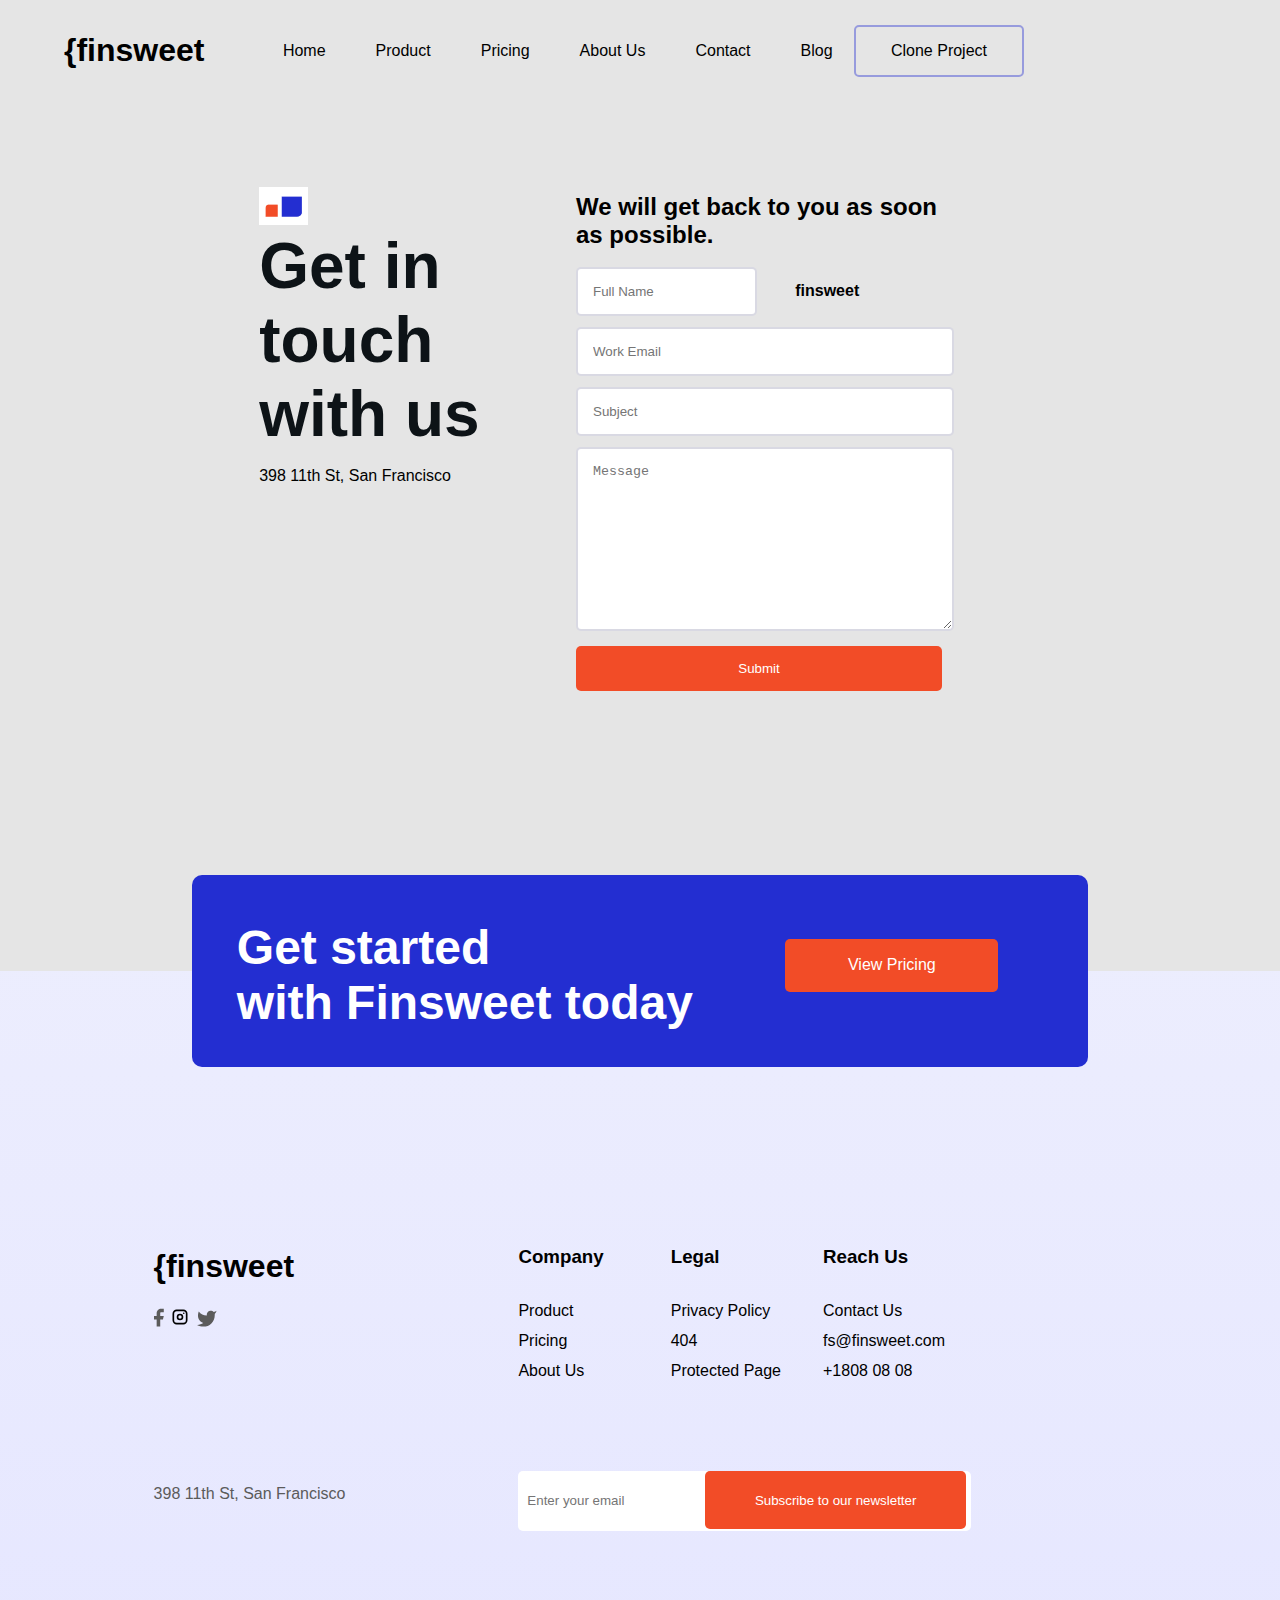
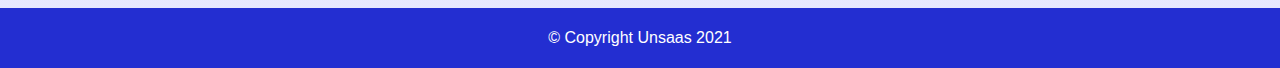
<file: contact.html>
<!DOCTYPE html>
<html lang="en">

<head>
    <meta charset="UTF-8">
    <meta http-equiv="X-UA-Compatible" content="IE=edge">
    <meta name="viewport" content="width=device-width, initial-scale=1.0">
    <title>Contact</title>
    <link rel="stylesheet" href="contact.css">
</head>

<body>
    <div class="main">
        <div class="container_nav-content">
            <div class="nav">
                <p id="txt_nav">{finsweet</p>
                <ul class="main_nav">
                    <li><a href="home.html">Home</a></li>
                    <li><a href="product.html">Product</a></li>
                    <li><a href="pricing.html">Pricing</a></li>
                    <li><a href="about_us.html">About Us</a></li>
                    <li><a href="contact.html">Contact</a></li>
                    <li><a href="blog_main.html">Blog</a></li>
                </ul>
                <a id="clone" href="">Clone Project</a>
            </div>
            <div class="content">
                <div class="content_left">
                    <img src="images/icons.PNG" alt="">
                    <p id="content_left_text1"><b>Get in touch <br>
                            with us</b></p>
                    <p id="content_left_text2">398 11th St, San Francisco</p>
                </div>
                <div class="content_right">
                    <div class="container_right">
                        <p id="content_right_text"><b>We will get back to you as soon as possible.</b></p>
                        <form action="">
                            <div class="input-container">
                                <input id="name" type="text" name="name" placeholder="Full Name">
                                <p><b>finsweet</b></p>
                            </div>

                            <input id="email" type="text" name="email" placeholder="Work Email"> <br>
                            <input id="subject" type="text" name="subject" placeholder="Subject"> <br>
                            <textarea id="message" name="message" rows="10" cols="67" placeholder="Message"></textarea>
                            <br>
                            <input id="submit" type="submit" value="Submit">
                        </form>
                    </div>
                </div>
            </div>
        </div>

        <div class="footer">

            <div class="insert_footer">
                <h1>Get started <br>
                    with Finsweet today</h1>

                <a href="pricing.html">View Pricing</a>
            </div>


            <div class="footer_left">
                <div class="container_footer_left">
                    <h1>{finsweet</h1>
                    <div class="container_icons">
                        <svg width="10" height="19" viewBox="0 0 10 19" fill="none" xmlns="http://www.w3.org/2000/svg">
                            <path
                                d="M9.78224 0.778809H7.11435C5.93508 0.778809 4.8041 1.24727 3.97022 2.08115C3.13635 2.91503 2.66788 4.046 2.66788 5.22528V7.89316H0V11.4503H2.66788V18.5647H6.22506V11.4503H8.89294L9.78224 7.89316H6.22506V5.22528C6.22506 4.98943 6.31875 4.76323 6.48553 4.59646C6.6523 4.42968 6.8785 4.33599 7.11435 4.33599H9.78224V0.778809Z"
                                fill="#5B5B5B" />
                        </svg>
                        <svg xmlns="http://www.w3.org/2000/svg" class="icon icon-tabler icon-tabler-brand-instagram"
                            width="24" height="20" viewBox="0 0 24 24" stroke-width="2" stroke="currentColor"
                            fill="none" stroke-linecap="round" stroke-linejoin="round">
                            <path stroke="none" d="M0 0h24v24H0z" fill="none"></path>
                            <path d="M4 4m0 4a4 4 0 0 1 4 -4h8a4 4 0 0 1 4 4v8a4 4 0 0 1 -4 4h-8a4 4 0 0 1 -4 -4z">
                            </path>
                            <path d="M12 12m-3 0a3 3 0 1 0 6 0a3 3 0 1 0 -6 0"></path>
                            <path d="M16.5 7.5l0 0"></path>
                        </svg>
                        <svg width="20" height="17" viewBox="0 0 20 17" fill="none" xmlns="http://www.w3.org/2000/svg">
                            <path
                                d="M19.5645 0.668122C18.7129 1.26882 17.77 1.72826 16.7721 2.02874C16.2365 1.41292 15.5247 0.976433 14.733 0.778329C13.9412 0.580225 13.1078 0.630056 12.3453 0.921085C11.5828 1.21211 10.928 1.7303 10.4696 2.40555C10.0113 3.08081 9.7713 3.88055 9.78224 4.69663V5.58592C8.21942 5.62644 6.67084 5.27984 5.27441 4.57697C3.87798 3.8741 2.67706 2.83679 1.77859 1.55742C1.77859 1.55742 -1.77859 9.56107 6.22506 13.1182C4.39358 14.3614 2.21181 14.9848 0 14.8968C8.00365 19.3433 17.7859 14.8968 17.7859 4.66995C17.7851 4.42224 17.7613 4.17514 17.7147 3.93183C18.6224 3.03675 19.2629 1.90665 19.5645 0.668122Z"
                                fill="#5B5B5B" />
                        </svg>
                    </div>
                    <p id="footer_left_txt">398 11th St, San Francisco</p>
                </div>
            </div>
            <div class="footer_right">
                <div class="footer_container_col">
                    <div class="col1">
                        <h3>Company</h3>
                        <ul class="footer_list">
                            <li class="list_items"><a href="product.html">Product</a></li>
                            <li class="list_items"><a href="pricing.html">Pricing</a></li>
                            <li class="list_items"><a href="about_us.html">About Us</a></li>
                        </ul>
                    </div>
                    <div class="col2">
                        <h3>Legal</h3>
                        <ul class="footer_list">
                            <li class="list_items"><a href="PrivacyPolicy.html">Privacy Policy</a></li>
                            <li class="list_items"><a href="404.html">404</a></li>
                            <li class="list_items"><a href="">Protected Page</a></li>
                        </ul>
                    </div>
                    <div class="col3">
                        <h3>Reach Us</h3>
                        <ul class="footer_list">
                            <li class="list_items"><a href="contact.html">Contact Us</a></li>
                            <li class="list_items"><a href="">fs@finsweet.com</a></li>
                            <li class="list_items"><a href="">+1808 08 08</a></li>
                        </ul>
                    </div>
                </div>
                <div class="input-wrapper">
                    <input type="text" placeholder="Enter your email">
                    <button>Subscribe to our newsletter</button>
                </div>
            </div>
        </div>

        <div class="footer_last">
            <p id="footer_last_txt">© Copyright Unsaas 2021</p>
        </div>
    </div>
</body>

</html>
</file>
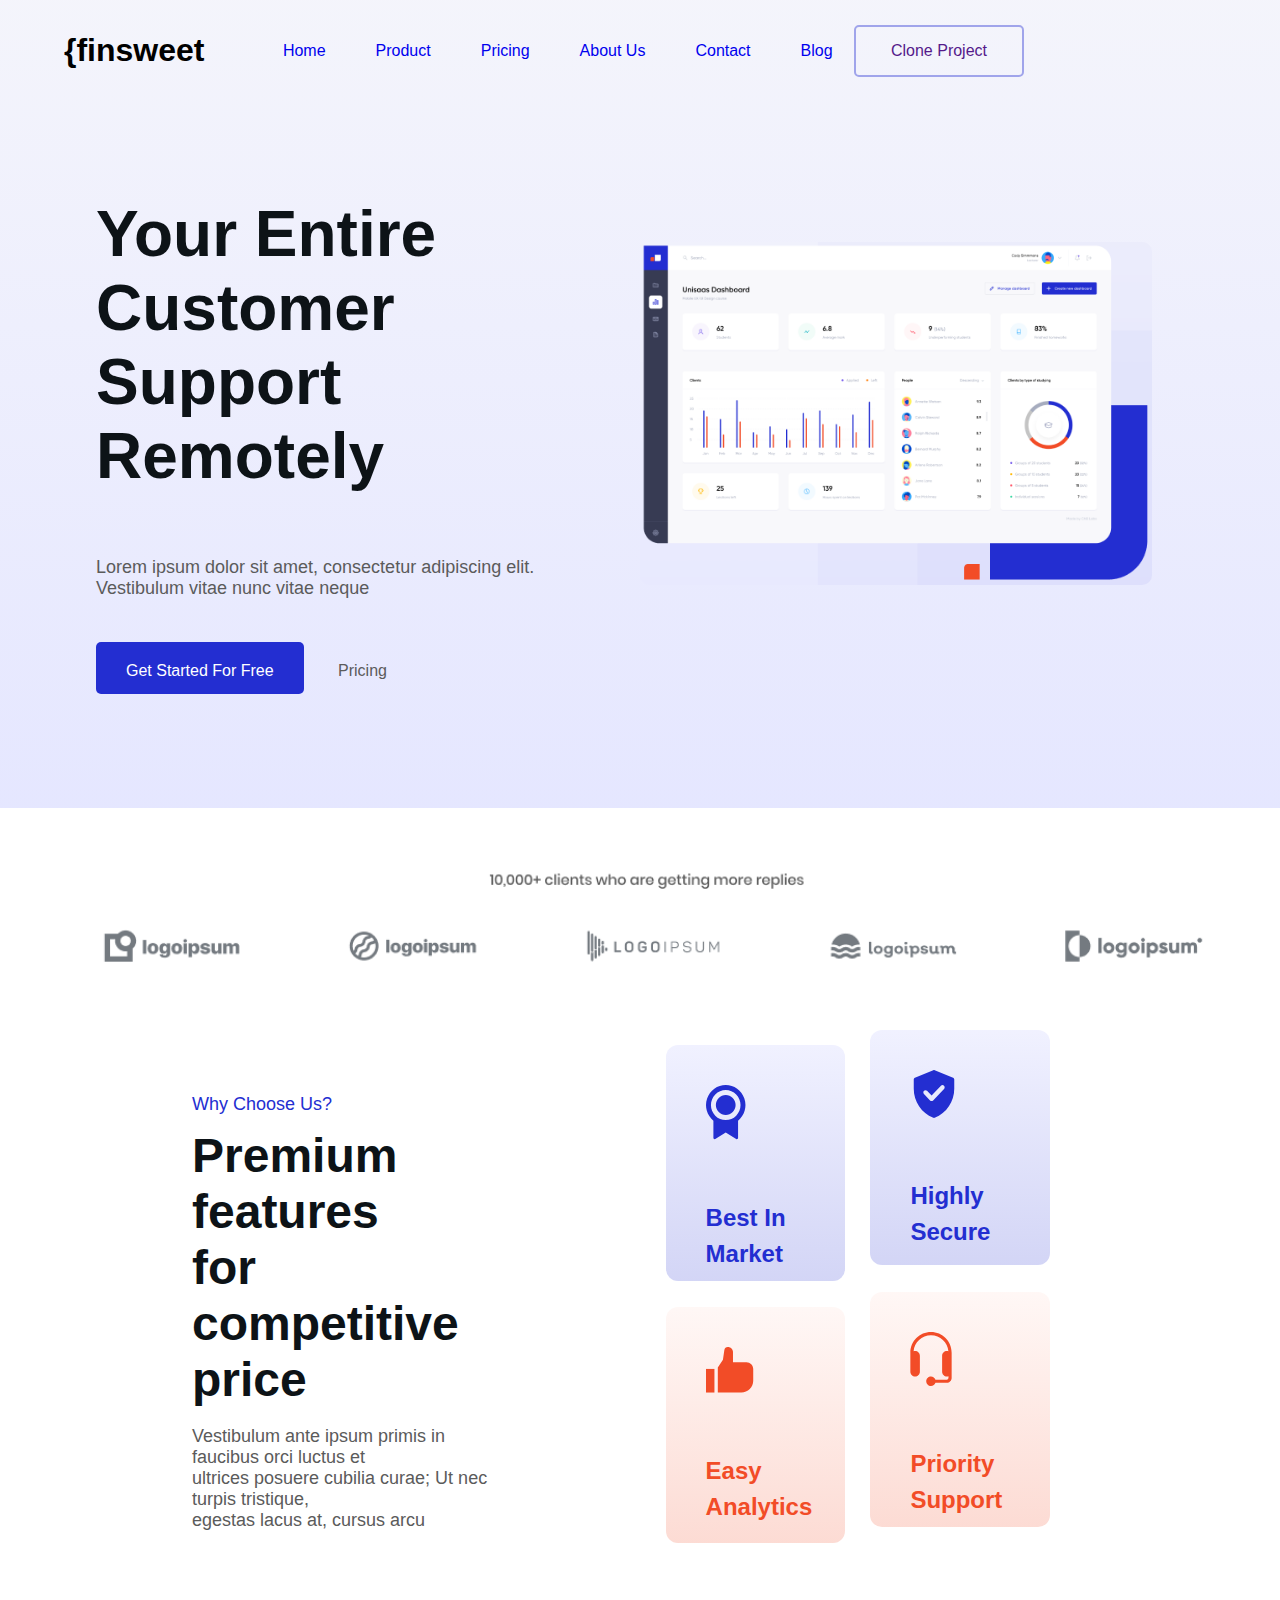
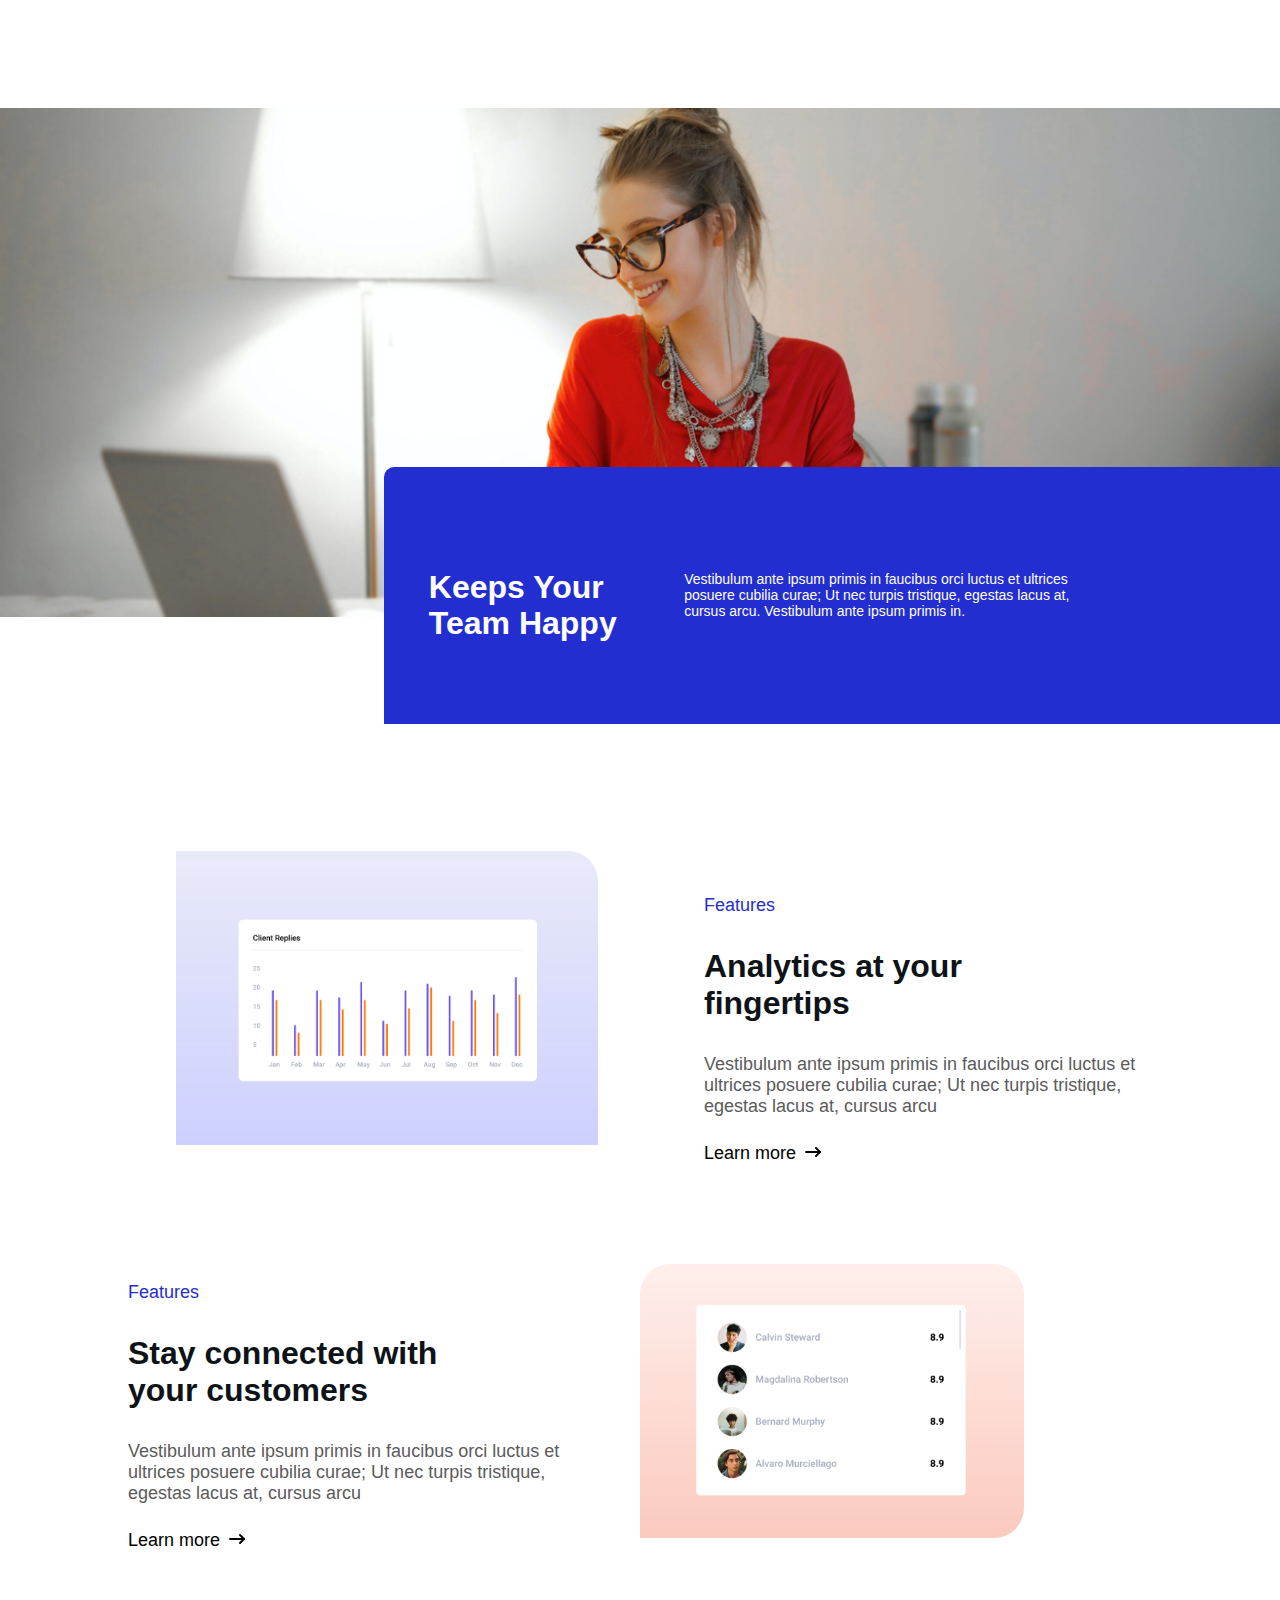
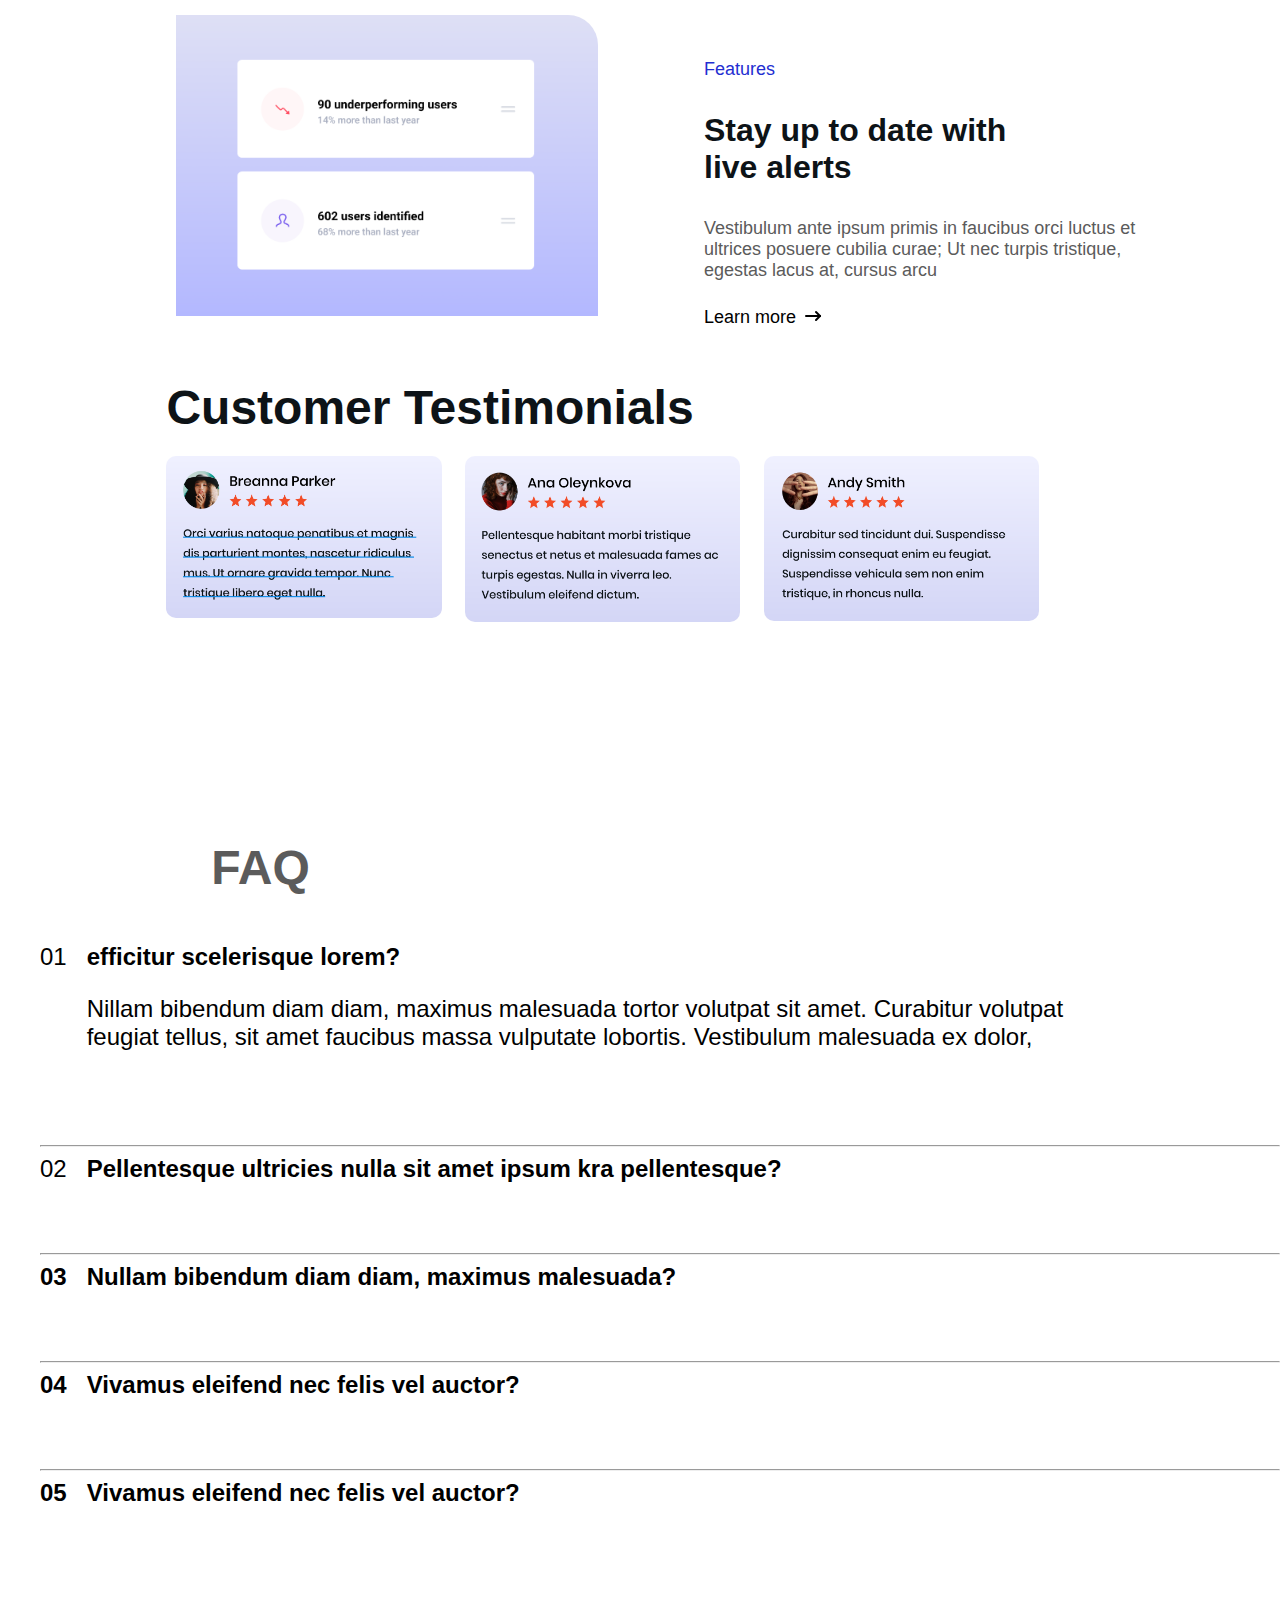
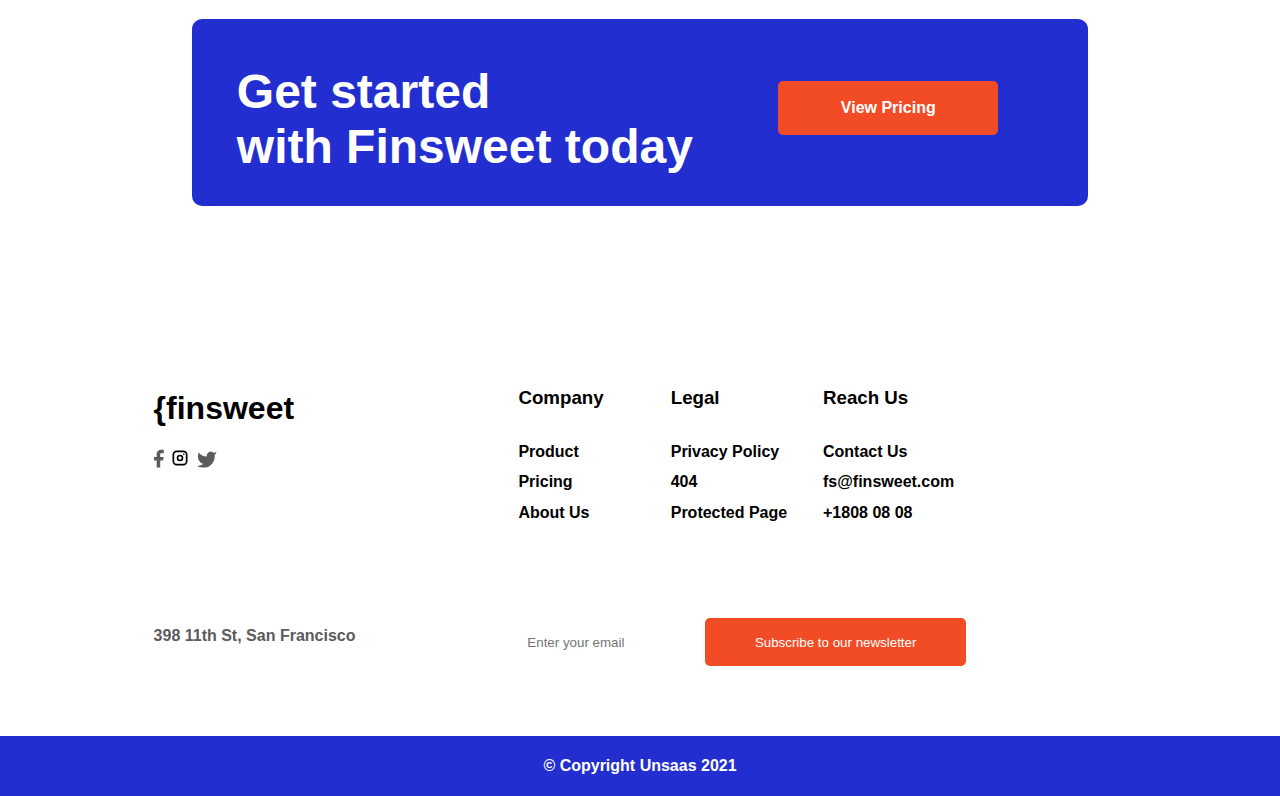
<file: home.html>
<!DOCTYPE html>
<html lang="en">

<head>
    <meta charset="UTF-8">
    <meta http-equiv="X-UA-Compatible" content="IE=edge">
    <meta name="viewport" content="width=device-width, initial-scale=1.0">
    <link rel="stylesheet" href="home.css">
    <title>Home</title>
</head>

<body>
    <div class="main">
        <div class="containter_Nav-content1">
            <div class="nav">
                <p id="txt_nav">{finsweet</p>
                <ul class="main_nav">
                    <li><a href="home.html">Home</a></li>
                    <li><a href="product.html">Product</a></li>
                    <li><a href="pricing.html">Pricing</a></li>
                    <li><a href="about_us.html">About Us</a></li>
                    <li><a href="contact.html">Contact</a></li>
                    <li><a href="blog_main.html">Blog</a></li>
                </ul>
                <a id="clone" href="">Clone Project</a>
            </div>
            <div class="content1">
                <div class="content1_left">
                    <div class="container">
                        <p id="text1"><b>Your Entire <br>
                                Customer Support <br>
                                Remotely</p></b>
                        <p id="text2">Lorem ipsum dolor sit amet, consectetur adipiscing elit. <br>
                            Vestibulum vitae nunc vitae neque</p>
                        <span>
                            <a href="" id="button1">Get Started For Free</a>
                            <a href="pricing.html" id="button2">Pricing</a>
                        </span>
                    </div>
                </div>
                <div class="content1_right">
                    <img src="images/img001.PNG" alt="">
                </div>
            </div>
        </div>
        <div class="content2">
            <div class="content2-1">
                <img src="images/img_002.PNG" alt="">
            </div>
            <div class="content2-2">
                <div class="content2-2_left">
                    <div class="container_text">
                        <p id="content2-2_text1">Why Choose Us?</p>
                        <p id="content2-2_text2"><b>Premium features <br>
                                for competitive price</b>
                        </p>
                        <p id="content2-2_text3">Vestibulum ante ipsum primis in faucibus orci luctus et <br>
                            ultrices posuere cubilia curae; Ut nec turpis tristique, <br>
                            egestas lacus at, cursus arcu</p>
                    </div>
                </div>
                <div class="content2-2_right">
                    <div class="point1">
                        <svg width="40" height="55" viewBox="0 0 40 55" fill="none" xmlns="http://www.w3.org/2000/svg">
                            <path
                                d="M32.0659 35.6828V52.8979C32.066 53.1195 32.0081 53.3372 31.8983 53.5286C31.7884 53.7201 31.6305 53.8786 31.4407 53.9879C31.2508 54.0971 31.0358 54.1533 30.8177 54.1506C30.5995 54.1479 30.3859 54.0865 30.1987 53.9726L19.7329 47.5946L9.26705 53.9726C9.07969 54.0866 8.86588 54.148 8.64747 54.1506C8.42907 54.1532 8.21391 54.0968 8.02399 53.9873C7.83407 53.8777 7.67621 53.7189 7.56654 53.527C7.45688 53.3352 7.39935 53.1172 7.39983 52.8954V35.6853C4.2084 33.0902 1.8894 29.5525 0.763315 25.561C-0.362775 21.5695 -0.240356 17.3213 1.11365 13.4035C2.46766 9.48573 4.98641 6.09179 8.32181 3.69072C11.6572 1.28965 15.6446 0 19.7329 0C23.8212 0 27.8085 1.28965 31.1439 3.69072C34.4793 6.09179 36.9981 9.48573 38.3521 13.4035C39.7061 17.3213 39.8285 21.5695 38.7024 25.561C37.5763 29.5525 35.2573 33.0902 32.0659 35.6853V35.6828ZM19.7329 35.069C23.658 35.069 27.4223 33.4854 30.1978 30.6666C32.9733 27.8478 34.5325 24.0247 34.5325 20.0384C34.5325 16.052 32.9733 12.2289 30.1978 9.41008C27.4223 6.59129 23.658 5.00771 19.7329 5.00771C15.8078 5.00771 12.0434 6.59129 9.26794 9.41008C6.49246 12.2289 4.93322 16.052 4.93322 20.0384C4.93322 24.0247 6.49246 27.8478 9.26794 30.6666C12.0434 33.4854 15.8078 35.069 19.7329 35.069V35.069ZM19.7329 30.0588C17.1161 30.0588 14.6066 29.0031 12.7563 27.1239C10.9059 25.2447 9.86644 22.6959 9.86644 20.0384C9.86644 17.3808 10.9059 14.832 12.7563 12.9528C14.6066 11.0736 17.1161 10.0179 19.7329 10.0179C22.3496 10.0179 24.8592 11.0736 26.7095 12.9528C28.5598 14.832 29.5993 17.3808 29.5993 20.0384C29.5993 22.6959 28.5598 25.2447 26.7095 27.1239C24.8592 29.0031 22.3496 30.0588 19.7329 30.0588Z"
                                fill="#232ED1" />
                        </svg>
                        <p id="point_text"><b>Best In <br>
                                Market</b></p>
                    </div>
                    <div class="point2">
                        <svg width="48" height="48" viewBox="0 0 48 48" fill="none" xmlns="http://www.w3.org/2000/svg">
                            <path fill-rule="evenodd" clip-rule="evenodd"
                                d="M43.094 7.77243L24.719 0.143332C24.2587 -0.0477305 23.7413 -0.0478242 23.281 0.143332L4.90603 7.77243C4.20619 8.06305 3.75 8.7463 3.75 9.50408V18.7783C3.75 31.5483 11.4683 43.0352 23.2914 47.861C23.7456 48.0463 24.2543 48.0463 24.7086 47.861C36.5315 43.0353 44.25 31.5484 44.25 18.7783V9.50408C44.25 8.7463 43.7939 8.06305 43.094 7.77243ZM21.5939 25.5971L30.9506 15.7801C31.8006 14.8882 33.1789 14.8881 34.0291 15.7801C34.8793 16.6721 34.8792 18.1182 34.029 19.0101L23.1332 30.4421C22.2829 31.3343 20.9046 31.3339 20.0547 30.4421L13.971 24.059C13.1208 23.167 13.1208 21.7209 13.971 20.829C14.8211 19.9371 16.1994 19.937 17.0495 20.829L21.5939 25.5971Z"
                                fill="#232ED1" />
                        </svg>
                        <p id="point_text"><b>Highly <br>
                                Secure</b></p>
                    </div>
                    <div class="point3">
                        <svg width="48" height="46" viewBox="0 0 48 46" fill="none" xmlns="http://www.w3.org/2000/svg">
                            <path d="M0 21.9248H8.43254V45.5359H0V21.9248Z" fill="#F24C27" />
                            <path
                                d="M35.4168 45.5357H11.8057V20.5703L16.936 12.8748L18.3611 2.89573C18.4793 2.09343 18.8812 1.36009 19.4939 0.828795C20.1066 0.297495 20.8895 0.00344256 21.7004 0H21.9247C23.2662 0.00133945 24.5523 0.534825 25.5009 1.48338C26.4494 2.43193 26.9829 3.71807 26.9842 5.05952V15.1786H40.4763C42.2648 15.1808 43.9794 15.8923 45.244 17.1569C46.5086 18.4215 47.2201 20.1361 47.2223 21.9246V33.7302C47.2188 36.8601 45.9738 39.8608 43.7606 42.074C41.5474 44.2872 38.5467 45.5321 35.4168 45.5357V45.5357Z"
                                fill="#F24C27" />
                        </svg>
                        <p id="point_text"><b>Easy <br>
                                Analytics</b></p>
                    </div>
                    <div class="point4">
                        <svg width="42" height="54" viewBox="0 0 42 54" fill="none" xmlns="http://www.w3.org/2000/svg">
                            <path
                                d="M20.9997 0C9.61525 0 0.352539 9.26271 0.352539 20.6472V39.7057C0.352539 42.3333 2.48993 44.4707 5.11717 44.4707C7.74483 44.4707 9.88222 42.3333 9.88222 39.7057V23.8236C9.88222 21.1963 7.74483 19.0589 5.11717 19.0589C4.58241 19.0589 4.07649 19.1673 3.5957 19.3304C4.27342 10.3116 11.812 3.17642 20.9997 3.17642C30.1825 3.17642 37.719 10.305 38.4029 19.3177C37.925 19.1541 37.4162 19.0589 36.8822 19.0589C34.2546 19.0589 32.1172 21.1963 32.1172 23.8236V39.7057C32.1172 42.3333 34.2546 44.4707 36.8822 44.4707C37.4417 44.4707 37.9711 44.3562 38.4704 44.1782V46.0589C38.4704 46.9352 37.7569 47.6472 36.8822 47.6472H25.4718C24.8139 45.8023 23.0675 44.4707 20.9997 44.4707C18.3725 44.4707 16.2351 46.6081 16.2351 49.2354C16.2351 51.8626 18.3725 54 20.9997 54C23.0675 54 24.8139 52.668 25.4718 50.8236H36.8822C39.5095 50.8236 41.6469 48.6862 41.6469 46.0589C41.6469 36.5058 41.6469 30.2106 41.6469 20.6472C41.6469 9.26271 32.3841 0 20.9997 0V0Z"
                                fill="#F24C27" />
                        </svg>
                        <p id="point_text"><b>Priority <br>
                                Support</b></p>
                    </div>
                </div>
            </div>
        </div>
        <div class="content3">
            <div class="container_3">
                <img id="content3_img1" src="images/img1_home.PNG" alt="">
                <div class="insert">
                    <div class="insert_left">
                        <p id="insert_text1"><b>Keeps Your <br>
                                Team Happy</b></p>
                    </div>
                    <div class="insert_right">
                        <p id="insert_text2">
                            Vestibulum ante ipsum primis in faucibus orci luctus et ultrices <br>
                            posuere cubilia curae; Ut nec turpis tristique, egestas lacus at, <br>
                            cursus arcu. Vestibulum ante ipsum primis in.
                        </p>
                    </div>
                </div>
            </div>
            
            <div class="content3-1">
                <div class="content3-1_left">
                    <img id="img2_home" src="images/img2_home.PNG" alt="">
                </div>
                <div class="content3-1_right">
                    <div class="container_content3-1_right">
                        <p id="content3-1_text1">Features</p>
                        <p id="content3-1_text2"><b>Analytics at your <br>
                                fingertips</b></p>
                        <p id="content3-1_text3">Vestibulum ante ipsum primis in faucibus orci luctus et <br>
                            ultrices posuere cubilia curae; Ut nec turpis tristique, <br>
                            egestas lacus at, cursus arcu</p>
                        <span>Learn more <svg xmlns="http://www.w3.org/2000/svg"
                                class="icon icon-tabler icon-tabler-arrow-narrow-right" width="24" height="24"
                                viewBox="0 0 24 24" stroke-width="2" stroke="currentColor" fill="none"
                                stroke-linecap="round" stroke-linejoin="round">
                                <path stroke="none" d="M0 0h24v24H0z" fill="none"></path>
                                <path d="M5 12l14 0"></path>
                                <path d="M15 16l4 -4"></path>
                                <path d="M15 8l4 4"></path>
                            </svg></span>
                    </div>
                </div>
            </div>
            <div class="content3-2">
                <div class="content3-2_left">
                    <div class="container_content3-2_left">
                        <p id="content3-2_text1">Features</p>
                        <p id="content3-2_text2"><b>Stay connected with <br>
                                your customers </b></p>
                        <p id="content3-2_text3">Vestibulum ante ipsum primis in faucibus orci luctus et <br>
                            ultrices posuere cubilia curae; Ut nec turpis tristique, <br>
                            egestas lacus at, cursus arcu</p>
                        <span>Learn more <svg xmlns="http://www.w3.org/2000/svg"
                                class="icon icon-tabler icon-tabler-arrow-narrow-right" width="24" height="24"
                                viewBox="0 0 24 24" stroke-width="2" stroke="currentColor" fill="none"
                                stroke-linecap="round" stroke-linejoin="round">
                                <path stroke="none" d="M0 0h24v24H0z" fill="none"></path>
                                <path d="M5 12l14 0"></path>
                                <path d="M15 16l4 -4"></path>
                                <path d="M15 8l4 4"></path>
                            </svg></span>
                    </div>
                </div>
                <div class="content3-2_right">
                    <img id="img3_home" src="images/img3_home.PNG" alt="">
                </div>
            </div>
            <div class="content3-3">
                <div class="content3-3_left">
                    <img id="img4_home" src="images/img4_home.PNG" alt="">
                </div>
                <div class="content3-3_right">
                    <div class="container_content3-3_right">
                        <p id="content3-3_text1">Features</p>
                        <p id="content3-3_text2"><b>Stay up to date with <br>
                                live alerts</b></p>
                        <p id="content3-3_text3">Vestibulum ante ipsum primis in faucibus orci luctus et <br>
                            ultrices posuere cubilia curae; Ut nec turpis tristique, <br>
                            egestas lacus at, cursus arcu</p>
                        <span>Learn more <svg xmlns="http://www.w3.org/2000/svg"
                                class="icon icon-tabler icon-tabler-arrow-narrow-right" width="24" height="24"
                                viewBox="0 0 24 24" stroke-width="2" stroke="currentColor" fill="none"
                                stroke-linecap="round" stroke-linejoin="round">
                                <path stroke="none" d="M0 0h24v24H0z" fill="none"></path>
                                <path d="M5 12l14 0"></path>
                                <path d="M15 16l4 -4"></path>
                                <path d="M15 8l4 4"></path>
                            </svg></span>
                    </div>
                </div>
            </div>
        </div>
        <div class="content4">
            <p id="content4_title"><b>Customer Testimonials</b></p>
            <div class="container4_col">
                <div class="content4_left">
                    <img src="images/img5_home.PNG" alt="">
                </div>
                <div class="content4_mid">
                    <img src="images/img6_home.PNG" alt="">
                </div>
                <div class="content4_right">
                    <img src="images/img7_home.PNG" alt="">
                </div>
            </div>
        </div>
        <div class="content5">
            <div class="container5">
                <p id="content5_text"><b>FAQ</b></p>
                <ul class="content5_list">
                    <li>01&nbsp;&nbsp;&nbsp;<b>efficitur scelerisque lorem?</b>
                        <p id="text1">&nbsp;&nbsp;&nbsp;&nbsp;&nbsp;&nbsp;&nbsp;Nillam bibendum diam diam, maximus
                            malesuada tortor volutpat sit amet. Curabitur volutpat <br>
                            &nbsp;&nbsp;&nbsp;&nbsp;&nbsp;&nbsp;&nbsp;feugiat tellus, sit amet faucibus massa vulputate
                            lobortis. Vestibulum malesuada ex dolor,</p>
                    </li>
                    <hr>
                    <li>02&nbsp;&nbsp;&nbsp;<b>Pellentesque ultricies nulla sit amet ipsum kra pellentesque?</li>
                        <hr>
                    <li>03&nbsp;&nbsp;&nbsp;<b>Nullam bibendum diam diam, maximus malesuada?</li>
                        <hr>
                    <li>04&nbsp;&nbsp;&nbsp;<b>Vivamus eleifend nec felis vel auctor?</li>
                        <hr>
                    <li>05&nbsp;&nbsp;&nbsp;<b>Vivamus eleifend nec felis vel auctor?</li>
                </ul>
            </div>
            
            
        </div>
        
        <div class="footer">

            <div class="insert_footer">
                <h1>Get started <br>
                    with Finsweet today</h1>

                <a href="pricing.html">View Pricing</a>
            </div>


            <div class="footer_left">
                <div class="container_footer_left">
                    <h1>{finsweet</h1>
                    <div class="container_icons">
                        <svg width="10" height="19" viewBox="0 0 10 19" fill="none" xmlns="http://www.w3.org/2000/svg">
                            <path
                                d="M9.78224 0.778809H7.11435C5.93508 0.778809 4.8041 1.24727 3.97022 2.08115C3.13635 2.91503 2.66788 4.046 2.66788 5.22528V7.89316H0V11.4503H2.66788V18.5647H6.22506V11.4503H8.89294L9.78224 7.89316H6.22506V5.22528C6.22506 4.98943 6.31875 4.76323 6.48553 4.59646C6.6523 4.42968 6.8785 4.33599 7.11435 4.33599H9.78224V0.778809Z"
                                fill="#5B5B5B" />
                        </svg>
                        <svg xmlns="http://www.w3.org/2000/svg" class="icon icon-tabler icon-tabler-brand-instagram"
                            width="24" height="20" viewBox="0 0 24 24" stroke-width="2" stroke="currentColor"
                            fill="none" stroke-linecap="round" stroke-linejoin="round">
                            <path stroke="none" d="M0 0h24v24H0z" fill="none"></path>
                            <path d="M4 4m0 4a4 4 0 0 1 4 -4h8a4 4 0 0 1 4 4v8a4 4 0 0 1 -4 4h-8a4 4 0 0 1 -4 -4z">
                            </path>
                            <path d="M12 12m-3 0a3 3 0 1 0 6 0a3 3 0 1 0 -6 0"></path>
                            <path d="M16.5 7.5l0 0"></path>
                        </svg>
                        <svg width="20" height="17" viewBox="0 0 20 17" fill="none" xmlns="http://www.w3.org/2000/svg">
                            <path
                                d="M19.5645 0.668122C18.7129 1.26882 17.77 1.72826 16.7721 2.02874C16.2365 1.41292 15.5247 0.976433 14.733 0.778329C13.9412 0.580225 13.1078 0.630056 12.3453 0.921085C11.5828 1.21211 10.928 1.7303 10.4696 2.40555C10.0113 3.08081 9.7713 3.88055 9.78224 4.69663V5.58592C8.21942 5.62644 6.67084 5.27984 5.27441 4.57697C3.87798 3.8741 2.67706 2.83679 1.77859 1.55742C1.77859 1.55742 -1.77859 9.56107 6.22506 13.1182C4.39358 14.3614 2.21181 14.9848 0 14.8968C8.00365 19.3433 17.7859 14.8968 17.7859 4.66995C17.7851 4.42224 17.7613 4.17514 17.7147 3.93183C18.6224 3.03675 19.2629 1.90665 19.5645 0.668122Z"
                                fill="#5B5B5B" />
                        </svg>
                    </div>
                    <p id="footer_left_txt">398 11th St, San Francisco</p>
                </div>
            </div>
            <div class="footer_right">
                <div class="footer_container_col">
                    <div class="col1">
                        <h3>Company</h3>
                        <ul class="footer_list">
                            <li class="list_items"><a href="product.html">Product</a></li>
                            <li class="list_items"><a href="pricing.html">Pricing</a></li>
                            <li class="list_items"><a href="about_us.html">About Us</a></li>
                        </ul>
                    </div>
                    <div class="col2">
                        <h3>Legal</h3>
                        <ul class="footer_list">
                            <li class="list_items"><a href="PrivacyPolicy.html">Privacy Policy</a></li>
                            <li class="list_items"><a href="404.html">404</a></li>
                            <li class="list_items"><a href="">Protected Page</a></li>
                        </ul>
                    </div>
                    <div class="col3">
                        <h3>Reach Us</h3>
                        <ul class="footer_list">
                            <li class="list_items"><a href="contact.html">Contact Us</a></li>
                            <li class="list_items"><a href="">fs@finsweet.com</a></li>
                            <li class="list_items"><a href="">+1808 08 08</a></li>
                        </ul>
                    </div>
                </div>
                <div class="input-wrapper">
                    <input type="text" placeholder="Enter your email">
                    <button>Subscribe to our newsletter</button>
                </div>
            </div>
        </div>

        <div class="footer_last">
            <p id="footer_last_txt">© Copyright Unsaas 2021</p>
        </div>
    </div>
</body>

</html>
</file>
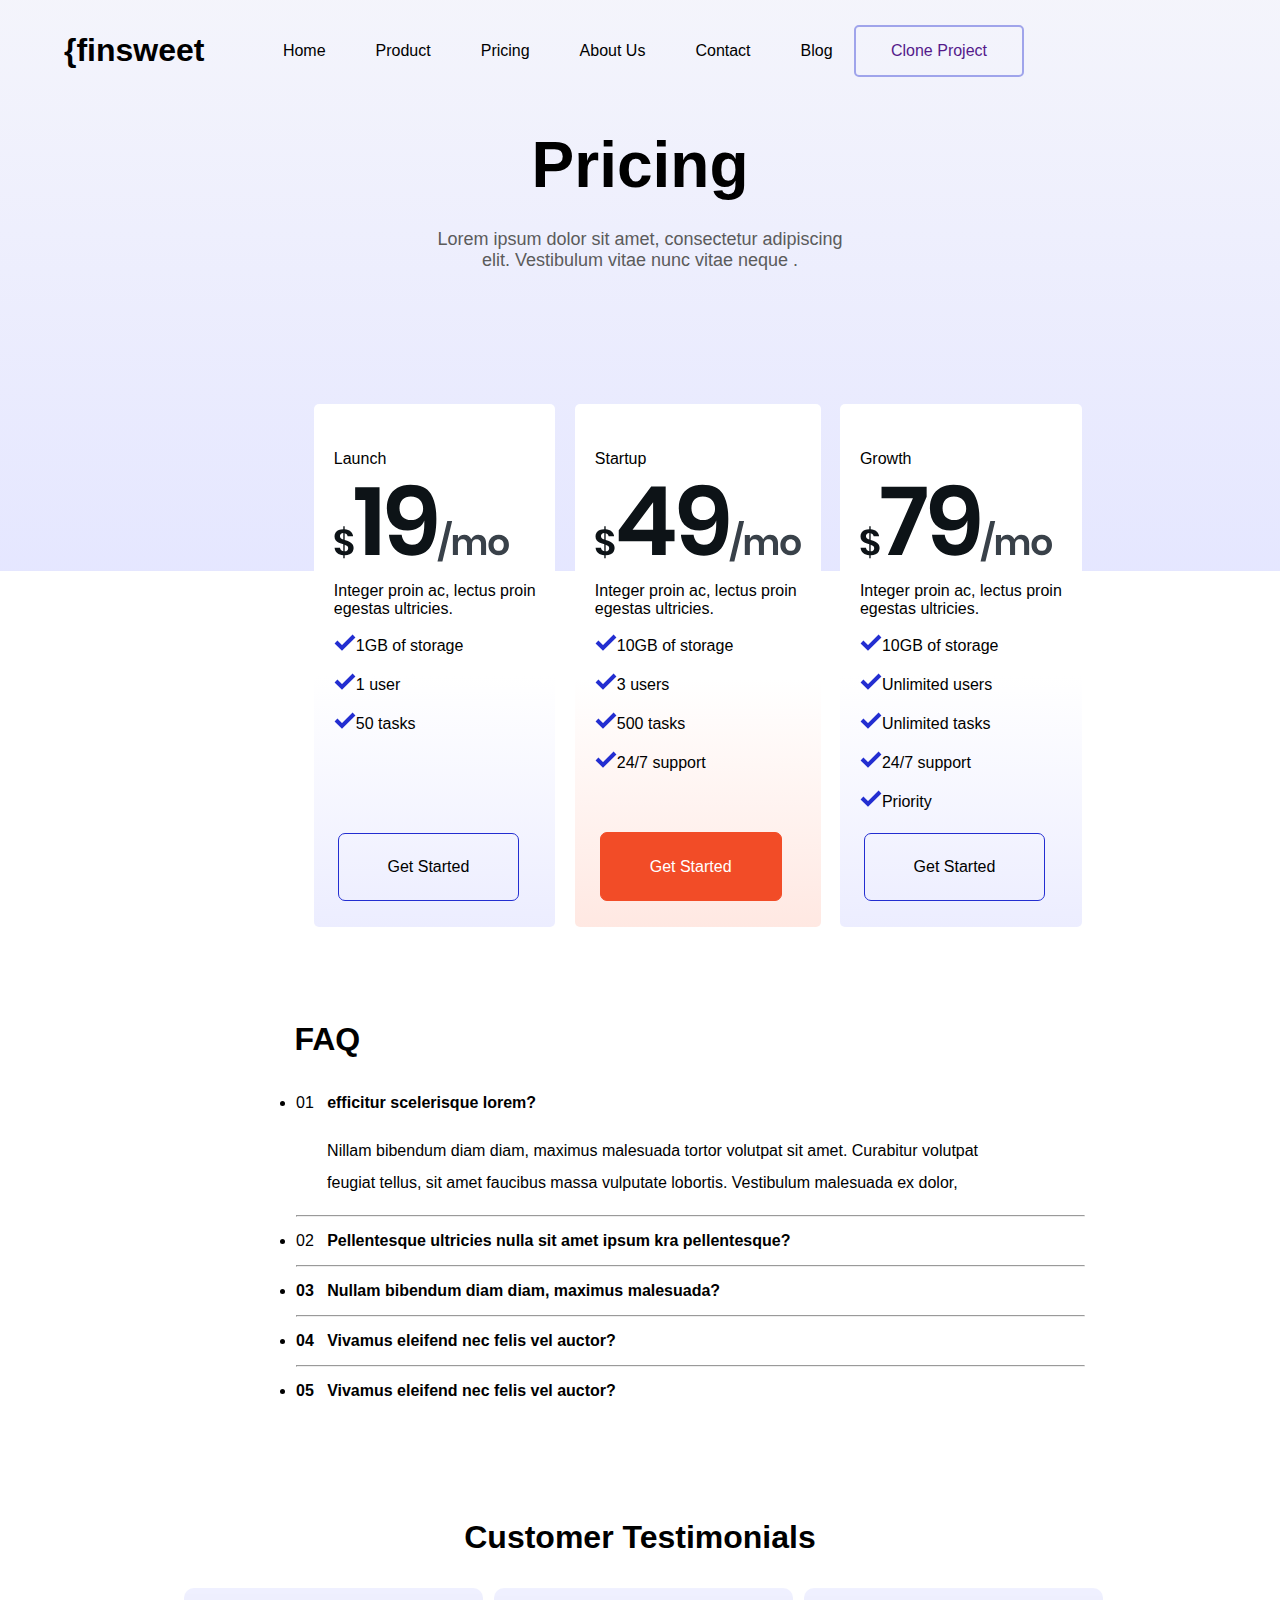
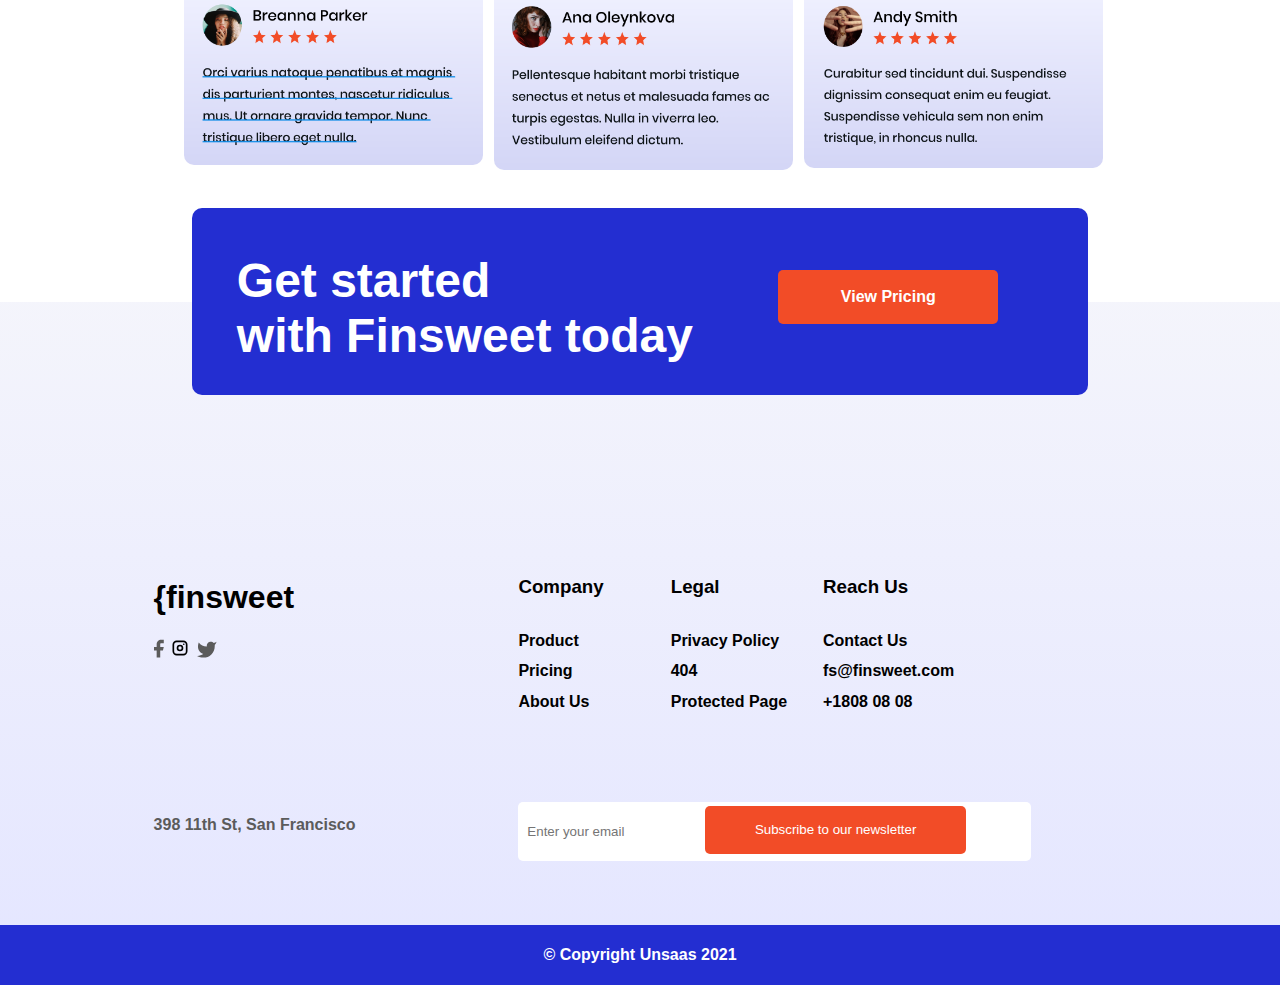
<file: pricing.html>
<!DOCTYPE html>
<html lang="en">

<head>
    <meta charset="UTF-8">
    <meta http-equiv="X-UA-Compatible" content="IE=edge">
    <meta name="viewport" content="width=device-width, initial-scale=1.0">
    <title>Pricing</title>
    <link rel="stylesheet" href="pricing.css">

</head>

<body>
    <div class="main">
        <div class="content_nav_content1">
            <div class="nav">
                <p id="txt_nav">{finsweet</p>
                <ul class="main_nav">
                    <li><a href="home.html">Home</a></li>
                    <li><a href="product.html">Product</a></li>
                    <li><a href="pricing.html">Pricing</a></li>
                    <li><a href="about_us.html">About Us</a></li>
                    <li><a href="contact.html">Contact</a></li>
                    <li><a href="blog_main.html">Blog</a></li>
                </ul>
                <a id="clone" href="">Clone Project</a>
            </div>
            <div class="content1">
                <div class="container1">
                    <p id="content1_text1">Pricing</p>
                    <p id="content1_text2">
                        Lorem ipsum dolor sit amet, consectetur adipiscing <br>
                        elit. Vestibulum vitae nunc vitae neque .
                    </p>
                </div>
            </div>
        </div>

        <div class="content2">
            <div class="insert">

                <div class="insert_left">
                    <p id="left_title">Launch</p>
                    <div class="insert_content_left">
                        <svg width="175" height="78" viewBox="0 0 175 78" fill="none"
                            xmlns="http://www.w3.org/2000/svg">
                            <path
                                d="M11.564 56.348C13.268 56.876 14.66 57.392 15.74 57.896C16.82 58.4 17.732 59.156 18.476 60.164C19.244 61.148 19.628 62.444 19.628 64.052C19.628 65.348 19.292 66.548 18.62 67.652C17.948 68.732 16.94 69.608 15.596 70.28C14.252 70.928 12.62 71.252 10.7 71.252H10.664V74.132H9.296V71.18C6.8 70.964 4.76 70.196 3.176 68.876C1.616 67.532 0.752 65.792 0.584 63.656H5.984C6.08 64.52 6.416 65.288 6.992 65.96C7.568 66.608 8.336 67.028 9.296 67.22V60.164L8.576 59.948C6.848 59.444 5.444 58.952 4.364 58.472C3.308 57.968 2.396 57.224 1.628 56.24C0.884 55.232 0.512 53.912 0.512 52.28C0.512 50.864 0.884 49.628 1.628 48.572C2.396 47.516 3.44 46.7 4.76 46.124C6.104 45.548 7.616 45.248 9.296 45.224V42.2H10.664V45.26C13.16 45.428 15.14 46.16 16.604 47.456C18.092 48.728 18.932 50.36 19.124 52.352H13.652C13.532 51.56 13.208 50.888 12.68 50.336C12.176 49.76 11.504 49.388 10.664 49.22V56.06L11.564 56.348ZM5.948 52.064C5.948 52.928 6.236 53.636 6.812 54.188C7.388 54.716 8.216 55.184 9.296 55.592V49.112C8.24 49.16 7.412 49.436 6.812 49.94C6.236 50.444 5.948 51.152 5.948 52.064ZM10.664 67.364C11.768 67.34 12.632 67.04 13.256 66.464C13.88 65.864 14.192 65.096 14.192 64.16C14.192 63.272 13.88 62.564 13.256 62.036C12.656 61.484 11.792 61.016 10.664 60.632V67.364ZM21.1501 15.896V3.224H45.5341V71H31.3261V15.896H21.1501ZM67.6216 50.84C68.6456 57.496 72.1016 60.824 77.9896 60.824C82.4696 60.824 85.7016 58.872 87.6856 54.968C89.6696 51 90.5336 44.824 90.2776 36.44C89.2536 39.512 87.2376 41.976 84.2296 43.832C81.2856 45.624 77.8296 46.52 73.8616 46.52C67.3336 46.52 62.1816 44.568 58.4056 40.664C54.6936 36.696 52.8376 31.096 52.8376 23.864C52.8376 19.448 53.7336 15.512 55.5256 12.056C57.3176 8.536 59.9736 5.784 63.4936 3.8C67.0776 1.816 71.3976 0.823999 76.4536 0.823999C86.3096 0.823999 93.0936 3.832 96.8056 9.848C100.518 15.8 102.374 24.088 102.374 34.712C102.374 46.808 100.486 55.992 96.7096 62.264C92.9976 68.536 86.7576 71.672 77.9896 71.672C73.3176 71.672 69.2856 70.744 65.8936 68.888C62.5656 67.032 59.9736 64.536 58.1176 61.4C56.3256 58.2 55.2696 54.68 54.9496 50.84H67.6216ZM89.1256 24.824C89.1256 21.24 88.0696 18.296 85.9576 15.992C83.9096 13.624 80.8696 12.44 76.8376 12.44C73.3816 12.44 70.6296 13.464 68.5816 15.512C66.5336 17.56 65.5096 20.408 65.5096 24.056C65.5096 27.896 66.5336 30.872 68.5816 32.984C70.6936 35.032 73.5096 36.056 77.0296 36.056C80.2936 36.056 83.1096 35.096 85.4776 33.176C87.9096 31.192 89.1256 28.408 89.1256 24.824Z"
                                fill="#0D1317" />
                            <path
                                d="M118.155 36.908L108.399 77.516H103.503L113.259 36.908H118.155ZM144.248 50.768C146.672 50.768 148.58 51.524 149.972 53.036C151.388 54.524 152.096 56.648 152.096 59.408V71H147.056V59.984C147.056 58.448 146.66 57.272 145.868 56.456C145.1 55.616 144.032 55.196 142.664 55.196C141.248 55.196 140.12 55.64 139.28 56.528C138.44 57.416 138.02 58.712 138.02 60.416V71H132.98V59.984C132.98 58.448 132.584 57.272 131.792 56.456C131.024 55.616 129.956 55.196 128.588 55.196C127.172 55.196 126.044 55.64 125.204 56.528C124.364 57.416 123.944 58.712 123.944 60.416V71H118.868V51.056H123.944V54.836C124.472 53.54 125.3 52.544 126.428 51.848C127.58 51.128 128.912 50.768 130.424 50.768C132.032 50.768 133.424 51.152 134.6 51.92C135.8 52.688 136.7 53.792 137.3 55.232C137.924 53.864 138.848 52.784 140.072 51.992C141.32 51.176 142.712 50.768 144.248 50.768ZM164.692 50.804C166.636 50.804 168.376 51.212 169.912 52.028C171.472 52.844 172.696 54.032 173.584 55.592C174.472 57.128 174.916 58.94 174.916 61.028C174.916 63.116 174.472 64.928 173.584 66.464C172.696 68 171.472 69.188 169.912 70.028C168.376 70.844 166.636 71.252 164.692 71.252C162.748 71.252 160.996 70.844 159.436 70.028C157.9 69.188 156.688 68 155.8 66.464C154.912 64.928 154.468 63.116 154.468 61.028C154.468 58.94 154.912 57.128 155.8 55.592C156.688 54.032 157.9 52.844 159.436 52.028C160.996 51.212 162.748 50.804 164.692 50.804ZM164.692 55.196C163.276 55.196 162.076 55.7 161.092 56.708C160.108 57.692 159.616 59.132 159.616 61.028C159.616 62.924 160.108 64.376 161.092 65.384C162.076 66.368 163.276 66.86 164.692 66.86C166.108 66.86 167.308 66.368 168.292 65.384C169.276 64.376 169.768 62.924 169.768 61.028C169.768 59.132 169.276 57.692 168.292 56.708C167.308 55.7 166.108 55.196 164.692 55.196Z"
                                fill="#394149" />
                        </svg>
                        <p id="left_text">Integer proin ac, lectus proin <br>
                            egestas ultricies.</p>

                        <svg width="22" height="17" viewBox="0 0 22 17" fill="none" xmlns="http://www.w3.org/2000/svg">
                            <path d="M2 8L8 14L20 2" stroke="#232ED1" stroke-width="4" />
                        </svg>1GB of storage <br>
                        <br>

                        <svg width="22" height="17" viewBox="0 0 22 17" fill="none" xmlns="http://www.w3.org/2000/svg">
                            <path d="M2 8L8 14L20 2" stroke="#232ED1" stroke-width="4" />
                        </svg>1 user <br>
                        <br>

                        <svg width="22" height="17" viewBox="0 0 22 17" fill="none" xmlns="http://www.w3.org/2000/svg">
                            <path d="M2 8L8 14L20 2" stroke="#232ED1" stroke-width="4" />
                        </svg>50 tasks
                    </div>
                    <div class="left_link">
                        <a href="" id="link_1">Get Started</a>
                    </div>
                </div>



                <div class="insert_mid">
                    <p id="mid_title">Startup</p>
                    <div class="insert_content_mid">
                        <svg width="206" height="78" viewBox="0 0 206 78" fill="none"
                            xmlns="http://www.w3.org/2000/svg">
                            <path
                                d="M11.564 56.348C13.268 56.876 14.66 57.392 15.74 57.896C16.82 58.4 17.732 59.156 18.476 60.164C19.244 61.148 19.628 62.444 19.628 64.052C19.628 65.348 19.292 66.548 18.62 67.652C17.948 68.732 16.94 69.608 15.596 70.28C14.252 70.928 12.62 71.252 10.7 71.252H10.664V74.132H9.296V71.18C6.8 70.964 4.76 70.196 3.176 68.876C1.616 67.532 0.752 65.792 0.584 63.656H5.984C6.08 64.52 6.416 65.288 6.992 65.96C7.568 66.608 8.336 67.028 9.296 67.22V60.164L8.576 59.948C6.848 59.444 5.444 58.952 4.364 58.472C3.308 57.968 2.396 57.224 1.628 56.24C0.884 55.232 0.512 53.912 0.512 52.28C0.512 50.864 0.884 49.628 1.628 48.572C2.396 47.516 3.44 46.7 4.76 46.124C6.104 45.548 7.616 45.248 9.296 45.224V42.2H10.664V45.26C13.16 45.428 15.14 46.16 16.604 47.456C18.092 48.728 18.932 50.36 19.124 52.352H13.652C13.532 51.56 13.208 50.888 12.68 50.336C12.176 49.76 11.504 49.388 10.664 49.22V56.06L11.564 56.348ZM5.948 52.064C5.948 52.928 6.236 53.636 6.812 54.188C7.388 54.716 8.216 55.184 9.296 55.592V49.112C8.24 49.16 7.412 49.436 6.812 49.94C6.236 50.444 5.948 51.152 5.948 52.064ZM10.664 67.364C11.768 67.34 12.632 67.04 13.256 66.464C13.88 65.864 14.192 65.096 14.192 64.16C14.192 63.272 13.88 62.564 13.256 62.036C12.656 61.484 11.792 61.016 10.664 60.632V67.364ZM23.7421 57.368V46.136L56.1901 2.456H70.6861V45.656H79.5181V57.368H70.6861V71H57.0541V57.368H23.7421ZM58.1101 18.296L37.5661 45.656H58.1101V18.296ZM98.5591 50.84C99.5831 57.496 103.039 60.824 108.927 60.824C113.407 60.824 116.639 58.872 118.623 54.968C120.607 51 121.471 44.824 121.215 36.44C120.191 39.512 118.175 41.976 115.167 43.832C112.223 45.624 108.767 46.52 104.799 46.52C98.2711 46.52 93.1191 44.568 89.3431 40.664C85.6311 36.696 83.7751 31.096 83.7751 23.864C83.7751 19.448 84.6711 15.512 86.4631 12.056C88.2551 8.536 90.9111 5.784 94.4311 3.8C98.0151 1.816 102.335 0.823999 107.391 0.823999C117.247 0.823999 124.031 3.832 127.743 9.848C131.455 15.8 133.311 24.088 133.311 34.712C133.311 46.808 131.423 55.992 127.647 62.264C123.935 68.536 117.695 71.672 108.927 71.672C104.255 71.672 100.223 70.744 96.8311 68.888C93.5031 67.032 90.9111 64.536 89.0551 61.4C87.2631 58.2 86.2071 54.68 85.8871 50.84H98.5591ZM120.063 24.824C120.063 21.24 119.007 18.296 116.895 15.992C114.847 13.624 111.807 12.44 107.775 12.44C104.319 12.44 101.567 13.464 99.5191 15.512C97.4711 17.56 96.4471 20.408 96.4471 24.056C96.4471 27.896 97.4711 30.872 99.5191 32.984C101.631 35.032 104.447 36.056 107.967 36.056C111.231 36.056 114.047 35.096 116.415 33.176C118.847 31.192 120.063 28.408 120.063 24.824Z"
                                fill="#0D1317" />
                            <path
                                d="M149.093 36.908L139.337 77.516H134.441L144.197 36.908H149.093ZM175.186 50.768C177.61 50.768 179.518 51.524 180.91 53.036C182.326 54.524 183.034 56.648 183.034 59.408V71H177.994V59.984C177.994 58.448 177.598 57.272 176.806 56.456C176.038 55.616 174.97 55.196 173.602 55.196C172.186 55.196 171.058 55.64 170.218 56.528C169.378 57.416 168.958 58.712 168.958 60.416V71H163.918V59.984C163.918 58.448 163.522 57.272 162.73 56.456C161.962 55.616 160.894 55.196 159.526 55.196C158.11 55.196 156.982 55.64 156.142 56.528C155.302 57.416 154.882 58.712 154.882 60.416V71H149.806V51.056H154.882V54.836C155.41 53.54 156.238 52.544 157.366 51.848C158.518 51.128 159.85 50.768 161.362 50.768C162.97 50.768 164.362 51.152 165.538 51.92C166.738 52.688 167.638 53.792 168.238 55.232C168.862 53.864 169.786 52.784 171.01 51.992C172.258 51.176 173.65 50.768 175.186 50.768ZM195.629 50.804C197.573 50.804 199.313 51.212 200.849 52.028C202.409 52.844 203.633 54.032 204.521 55.592C205.409 57.128 205.853 58.94 205.853 61.028C205.853 63.116 205.409 64.928 204.521 66.464C203.633 68 202.409 69.188 200.849 70.028C199.313 70.844 197.573 71.252 195.629 71.252C193.685 71.252 191.933 70.844 190.373 70.028C188.837 69.188 187.625 68 186.737 66.464C185.849 64.928 185.405 63.116 185.405 61.028C185.405 58.94 185.849 57.128 186.737 55.592C187.625 54.032 188.837 52.844 190.373 52.028C191.933 51.212 193.685 50.804 195.629 50.804ZM195.629 55.196C194.213 55.196 193.013 55.7 192.029 56.708C191.045 57.692 190.553 59.132 190.553 61.028C190.553 62.924 191.045 64.376 192.029 65.384C193.013 66.368 194.213 66.86 195.629 66.86C197.045 66.86 198.245 66.368 199.229 65.384C200.213 64.376 200.705 62.924 200.705 61.028C200.705 59.132 200.213 57.692 199.229 56.708C198.245 55.7 197.045 55.196 195.629 55.196Z"
                                fill="#394149" />
                        </svg>

                        <p id="mid_text">Integer proin ac, lectus proin <br>
                            egestas ultricies.</p>

                        <svg width="22" height="17" viewBox="0 0 22 17" fill="none" xmlns="http://www.w3.org/2000/svg">
                            <path d="M2 8L8 14L20 2" stroke="#232ED1" stroke-width="4" />
                        </svg>10GB of storage <br>
                        <br>

                        <svg width="22" height="17" viewBox="0 0 22 17" fill="none" xmlns="http://www.w3.org/2000/svg">
                            <path d="M2 8L8 14L20 2" stroke="#232ED1" stroke-width="4" />
                        </svg>3 users <br>
                        <br>

                        <svg width="22" height="17" viewBox="0 0 22 17" fill="none" xmlns="http://www.w3.org/2000/svg">
                            <path d="M2 8L8 14L20 2" stroke="#232ED1" stroke-width="4" />
                        </svg>500 tasks <br>
                        <br>
                        <svg width="22" height="17" viewBox="0 0 22 17" fill="none" xmlns="http://www.w3.org/2000/svg">
                            <path d="M2 8L8 14L20 2" stroke="#232ED1" stroke-width="4" />
                        </svg>24/7 support
                    </div>
                    <div class="mid_link">
                        <a href="" id="link_2">Get Started</a>
                    </div>
                </div>
                <div class="insert_right">
                    <p id="right_title">Growth</p>
                    <div class="insert_content_right">
                        <svg width="192" height="78" viewBox="0 0 192 78" fill="none"
                            xmlns="http://www.w3.org/2000/svg">
                            <path
                                d="M11.564 56.348C13.268 56.876 14.66 57.392 15.74 57.896C16.82 58.4 17.732 59.156 18.476 60.164C19.244 61.148 19.628 62.444 19.628 64.052C19.628 65.348 19.292 66.548 18.62 67.652C17.948 68.732 16.94 69.608 15.596 70.28C14.252 70.928 12.62 71.252 10.7 71.252H10.664V74.132H9.296V71.18C6.8 70.964 4.76 70.196 3.176 68.876C1.616 67.532 0.752 65.792 0.584 63.656H5.984C6.08 64.52 6.416 65.288 6.992 65.96C7.568 66.608 8.336 67.028 9.296 67.22V60.164L8.576 59.948C6.848 59.444 5.444 58.952 4.364 58.472C3.308 57.968 2.396 57.224 1.628 56.24C0.884 55.232 0.512 53.912 0.512 52.28C0.512 50.864 0.884 49.628 1.628 48.572C2.396 47.516 3.44 46.7 4.76 46.124C6.104 45.548 7.616 45.248 9.296 45.224V42.2H10.664V45.26C13.16 45.428 15.14 46.16 16.604 47.456C18.092 48.728 18.932 50.36 19.124 52.352H13.652C13.532 51.56 13.208 50.888 12.68 50.336C12.176 49.76 11.504 49.388 10.664 49.22V56.06L11.564 56.348ZM5.948 52.064C5.948 52.928 6.236 53.636 6.812 54.188C7.388 54.716 8.216 55.184 9.296 55.592V49.112C8.24 49.16 7.412 49.436 6.812 49.94C6.236 50.444 5.948 51.152 5.948 52.064ZM10.664 67.364C11.768 67.34 12.632 67.04 13.256 66.464C13.88 65.864 14.192 65.096 14.192 64.16C14.192 63.272 13.88 62.564 13.256 62.036C12.656 61.484 11.792 61.016 10.664 60.632V67.364ZM66.6541 12.728L41.8861 71H27.8701L52.9261 14.264H21.5341V2.648H66.6541V12.728ZM84.6841 50.84C85.7081 57.496 89.1641 60.824 95.0521 60.824C99.5321 60.824 102.764 58.872 104.748 54.968C106.732 51 107.596 44.824 107.34 36.44C106.316 39.512 104.3 41.976 101.292 43.832C98.3481 45.624 94.8921 46.52 90.9241 46.52C84.3961 46.52 79.2441 44.568 75.4681 40.664C71.7561 36.696 69.9001 31.096 69.9001 23.864C69.9001 19.448 70.7961 15.512 72.5881 12.056C74.3801 8.536 77.0361 5.784 80.5561 3.8C84.1401 1.816 88.4601 0.823999 93.5161 0.823999C103.372 0.823999 110.156 3.832 113.868 9.848C117.58 15.8 119.436 24.088 119.436 34.712C119.436 46.808 117.548 55.992 113.772 62.264C110.06 68.536 103.82 71.672 95.0521 71.672C90.3801 71.672 86.3481 70.744 82.9561 68.888C79.6281 67.032 77.0361 64.536 75.1801 61.4C73.3881 58.2 72.3321 54.68 72.0121 50.84H84.6841ZM106.188 24.824C106.188 21.24 105.132 18.296 103.02 15.992C100.972 13.624 97.9321 12.44 93.9001 12.44C90.4441 12.44 87.6921 13.464 85.6441 15.512C83.5961 17.56 82.5721 20.408 82.5721 24.056C82.5721 27.896 83.5961 30.872 85.6441 32.984C87.7561 35.032 90.5721 36.056 94.0921 36.056C97.3561 36.056 100.172 35.096 102.54 33.176C104.972 31.192 106.188 28.408 106.188 24.824Z"
                                fill="#0D1317" />
                            <path
                                d="M135.218 36.908L125.462 77.516H120.566L130.322 36.908H135.218ZM161.311 50.768C163.735 50.768 165.643 51.524 167.035 53.036C168.451 54.524 169.159 56.648 169.159 59.408V71H164.119V59.984C164.119 58.448 163.723 57.272 162.931 56.456C162.163 55.616 161.095 55.196 159.727 55.196C158.311 55.196 157.183 55.64 156.343 56.528C155.503 57.416 155.083 58.712 155.083 60.416V71H150.043V59.984C150.043 58.448 149.647 57.272 148.855 56.456C148.087 55.616 147.019 55.196 145.651 55.196C144.235 55.196 143.107 55.64 142.267 56.528C141.427 57.416 141.007 58.712 141.007 60.416V71H135.931V51.056H141.007V54.836C141.535 53.54 142.363 52.544 143.491 51.848C144.643 51.128 145.975 50.768 147.487 50.768C149.095 50.768 150.487 51.152 151.663 51.92C152.863 52.688 153.763 53.792 154.363 55.232C154.987 53.864 155.911 52.784 157.135 51.992C158.383 51.176 159.775 50.768 161.311 50.768ZM181.754 50.804C183.698 50.804 185.438 51.212 186.974 52.028C188.534 52.844 189.758 54.032 190.646 55.592C191.534 57.128 191.978 58.94 191.978 61.028C191.978 63.116 191.534 64.928 190.646 66.464C189.758 68 188.534 69.188 186.974 70.028C185.438 70.844 183.698 71.252 181.754 71.252C179.81 71.252 178.058 70.844 176.498 70.028C174.962 69.188 173.75 68 172.862 66.464C171.974 64.928 171.53 63.116 171.53 61.028C171.53 58.94 171.974 57.128 172.862 55.592C173.75 54.032 174.962 52.844 176.498 52.028C178.058 51.212 179.81 50.804 181.754 50.804ZM181.754 55.196C180.338 55.196 179.138 55.7 178.154 56.708C177.17 57.692 176.678 59.132 176.678 61.028C176.678 62.924 177.17 64.376 178.154 65.384C179.138 66.368 180.338 66.86 181.754 66.86C183.17 66.86 184.37 66.368 185.354 65.384C186.338 64.376 186.83 62.924 186.83 61.028C186.83 59.132 186.338 57.692 185.354 56.708C184.37 55.7 183.17 55.196 181.754 55.196Z"
                                fill="#394149" />
                        </svg>


                        <p id="right_text">Integer proin ac, lectus proin <br>
                            egestas ultricies.</p>

                        <svg width="22" height="17" viewBox="0 0 22 17" fill="none" xmlns="http://www.w3.org/2000/svg">
                            <path d="M2 8L8 14L20 2" stroke="#232ED1" stroke-width="4" />
                        </svg>10GB of storage <br>
                        <br>

                        <svg width="22" height="17" viewBox="0 0 22 17" fill="none" xmlns="http://www.w3.org/2000/svg">
                            <path d="M2 8L8 14L20 2" stroke="#232ED1" stroke-width="4" />
                        </svg>Unlimited users <br>
                        <br>

                        <svg width="22" height="17" viewBox="0 0 22 17" fill="none" xmlns="http://www.w3.org/2000/svg">
                            <path d="M2 8L8 14L20 2" stroke="#232ED1" stroke-width="4" />
                        </svg>Unlimited tasks <br>
                        <br>
                        <svg width="22" height="17" viewBox="0 0 22 17" fill="none" xmlns="http://www.w3.org/2000/svg">
                            <path d="M2 8L8 14L20 2" stroke="#232ED1" stroke-width="4" />
                        </svg>24/7 support <br>
                        <br>
                        <svg width="22" height="17" viewBox="0 0 22 17" fill="none" xmlns="http://www.w3.org/2000/svg">
                            <path d="M2 8L8 14L20 2" stroke="#232ED1" stroke-width="4" />
                        </svg>Priority <br>
                        <br>
                    </div>
                    <div class="right_link">
                        <a href="" id="link_3">Get Started</a>
                    </div>
                </div>
            </div>
            <div class="container_content2">
                <p id="content2_text"><b>FAQ</b></p>
                <ul class="content2_list">
                    <li>01&nbsp;&nbsp;&nbsp;<b>efficitur scelerisque lorem?</b>
                        <p id="text1">&nbsp;&nbsp;&nbsp;&nbsp;&nbsp;&nbsp;&nbsp;Nillam bibendum diam diam, maximus
                            malesuada tortor volutpat sit amet. Curabitur volutpat <br>
                            &nbsp;&nbsp;&nbsp;&nbsp;&nbsp;&nbsp;&nbsp;feugiat tellus, sit amet faucibus massa vulputate
                            lobortis. Vestibulum malesuada ex dolor,</p>
                    </li>
                    <hr>
                    <li>02&nbsp;&nbsp;&nbsp;<b>Pellentesque ultricies nulla sit amet ipsum kra pellentesque?</li>
                    <hr>
                    <li>03&nbsp;&nbsp;&nbsp;<b>Nullam bibendum diam diam, maximus malesuada?</li>
                    <hr>
                    <li>04&nbsp;&nbsp;&nbsp;<b>Vivamus eleifend nec felis vel auctor?</li>
                    <hr>
                    <li>05&nbsp;&nbsp;&nbsp;<b>Vivamus eleifend nec felis vel auctor?</li>
                </ul>
            </div>
        </div>

        <div class="content3">
            <p id="content3_title"><b>Customer Testimonials</b></p>
            <div class="container3_col">
                <div class="content3_left">
                    <img src="images/img5_home.PNG" alt="">
                </div>
                <div class="content3_mid">
                    <img src="images/img6_home.PNG" alt="">
                </div>
                <div class="content3_right">
                    <img src="images/img7_home.PNG" alt="">
                </div>
            </div>
        </div>



        <div class="footer">

            <div class="insert_footer">
                <h1>Get started <br>
                    with Finsweet today</h1>

                <a href="pricing.html">View Pricing</a>
            </div>


            <div class="footer_left">
                <div class="container_footer_left">
                    <h1>{finsweet</h1>
                    <div class="container_icons">
                        <svg width="10" height="19" viewBox="0 0 10 19" fill="none" xmlns="http://www.w3.org/2000/svg">
                            <path
                                d="M9.78224 0.778809H7.11435C5.93508 0.778809 4.8041 1.24727 3.97022 2.08115C3.13635 2.91503 2.66788 4.046 2.66788 5.22528V7.89316H0V11.4503H2.66788V18.5647H6.22506V11.4503H8.89294L9.78224 7.89316H6.22506V5.22528C6.22506 4.98943 6.31875 4.76323 6.48553 4.59646C6.6523 4.42968 6.8785 4.33599 7.11435 4.33599H9.78224V0.778809Z"
                                fill="#5B5B5B" />
                        </svg>
                        <svg xmlns="http://www.w3.org/2000/svg" class="icon icon-tabler icon-tabler-brand-instagram"
                            width="24" height="20" viewBox="0 0 24 24" stroke-width="2" stroke="currentColor"
                            fill="none" stroke-linecap="round" stroke-linejoin="round">
                            <path stroke="none" d="M0 0h24v24H0z" fill="none"></path>
                            <path d="M4 4m0 4a4 4 0 0 1 4 -4h8a4 4 0 0 1 4 4v8a4 4 0 0 1 -4 4h-8a4 4 0 0 1 -4 -4z">
                            </path>
                            <path d="M12 12m-3 0a3 3 0 1 0 6 0a3 3 0 1 0 -6 0"></path>
                            <path d="M16.5 7.5l0 0"></path>
                        </svg>
                        <svg width="20" height="17" viewBox="0 0 20 17" fill="none" xmlns="http://www.w3.org/2000/svg">
                            <path
                                d="M19.5645 0.668122C18.7129 1.26882 17.77 1.72826 16.7721 2.02874C16.2365 1.41292 15.5247 0.976433 14.733 0.778329C13.9412 0.580225 13.1078 0.630056 12.3453 0.921085C11.5828 1.21211 10.928 1.7303 10.4696 2.40555C10.0113 3.08081 9.7713 3.88055 9.78224 4.69663V5.58592C8.21942 5.62644 6.67084 5.27984 5.27441 4.57697C3.87798 3.8741 2.67706 2.83679 1.77859 1.55742C1.77859 1.55742 -1.77859 9.56107 6.22506 13.1182C4.39358 14.3614 2.21181 14.9848 0 14.8968C8.00365 19.3433 17.7859 14.8968 17.7859 4.66995C17.7851 4.42224 17.7613 4.17514 17.7147 3.93183C18.6224 3.03675 19.2629 1.90665 19.5645 0.668122Z"
                                fill="#5B5B5B" />
                        </svg>
                    </div>
                    <p id="footer_left_txt">398 11th St, San Francisco</p>
                </div>
            </div>
            <div class="footer_right">
                <div class="footer_container_col">
                    <div class="col1">
                        <h3>Company</h3>
                        <ul class="footer_list">
                            <li class="list_items"><a href="product.html">Product</a></li>
                            <li class="list_items"><a href="pricing.html">Pricing</a></li>
                            <li class="list_items"><a href="about_us.html">About Us</a></li>
                        </ul>
                    </div>
                    <div class="col2">
                        <h3>Legal</h3>
                        <ul class="footer_list">
                            <li class="list_items"><a href="PrivacyPolicy.html">Privacy Policy</a></li>
                            <li class="list_items"><a href="404.html">404</a></li>
                            <li class="list_items"><a href="">Protected Page</a></li>
                        </ul>
                    </div>
                    <div class="col3">
                        <h3>Reach Us</h3>
                        <ul class="footer_list">
                            <li class="list_items"><a href="contact.html">Contact Us</a></li>
                            <li class="list_items"><a href="">fs@finsweet.com</a></li>
                            <li class="list_items"><a href="">+1808 08 08</a></li>
                        </ul>
                    </div>
                </div>
                <div class="input-wrapper">
                    <input type="text" placeholder="Enter your email">
                    <button>Subscribe to our newsletter</button>
                </div>
            </div>
        </div>

        <div class="footer_last">
            <p id="footer_last_txt">© Copyright Unsaas 2021</p>
        </div>

    </div>
</body>

</html>
</file>
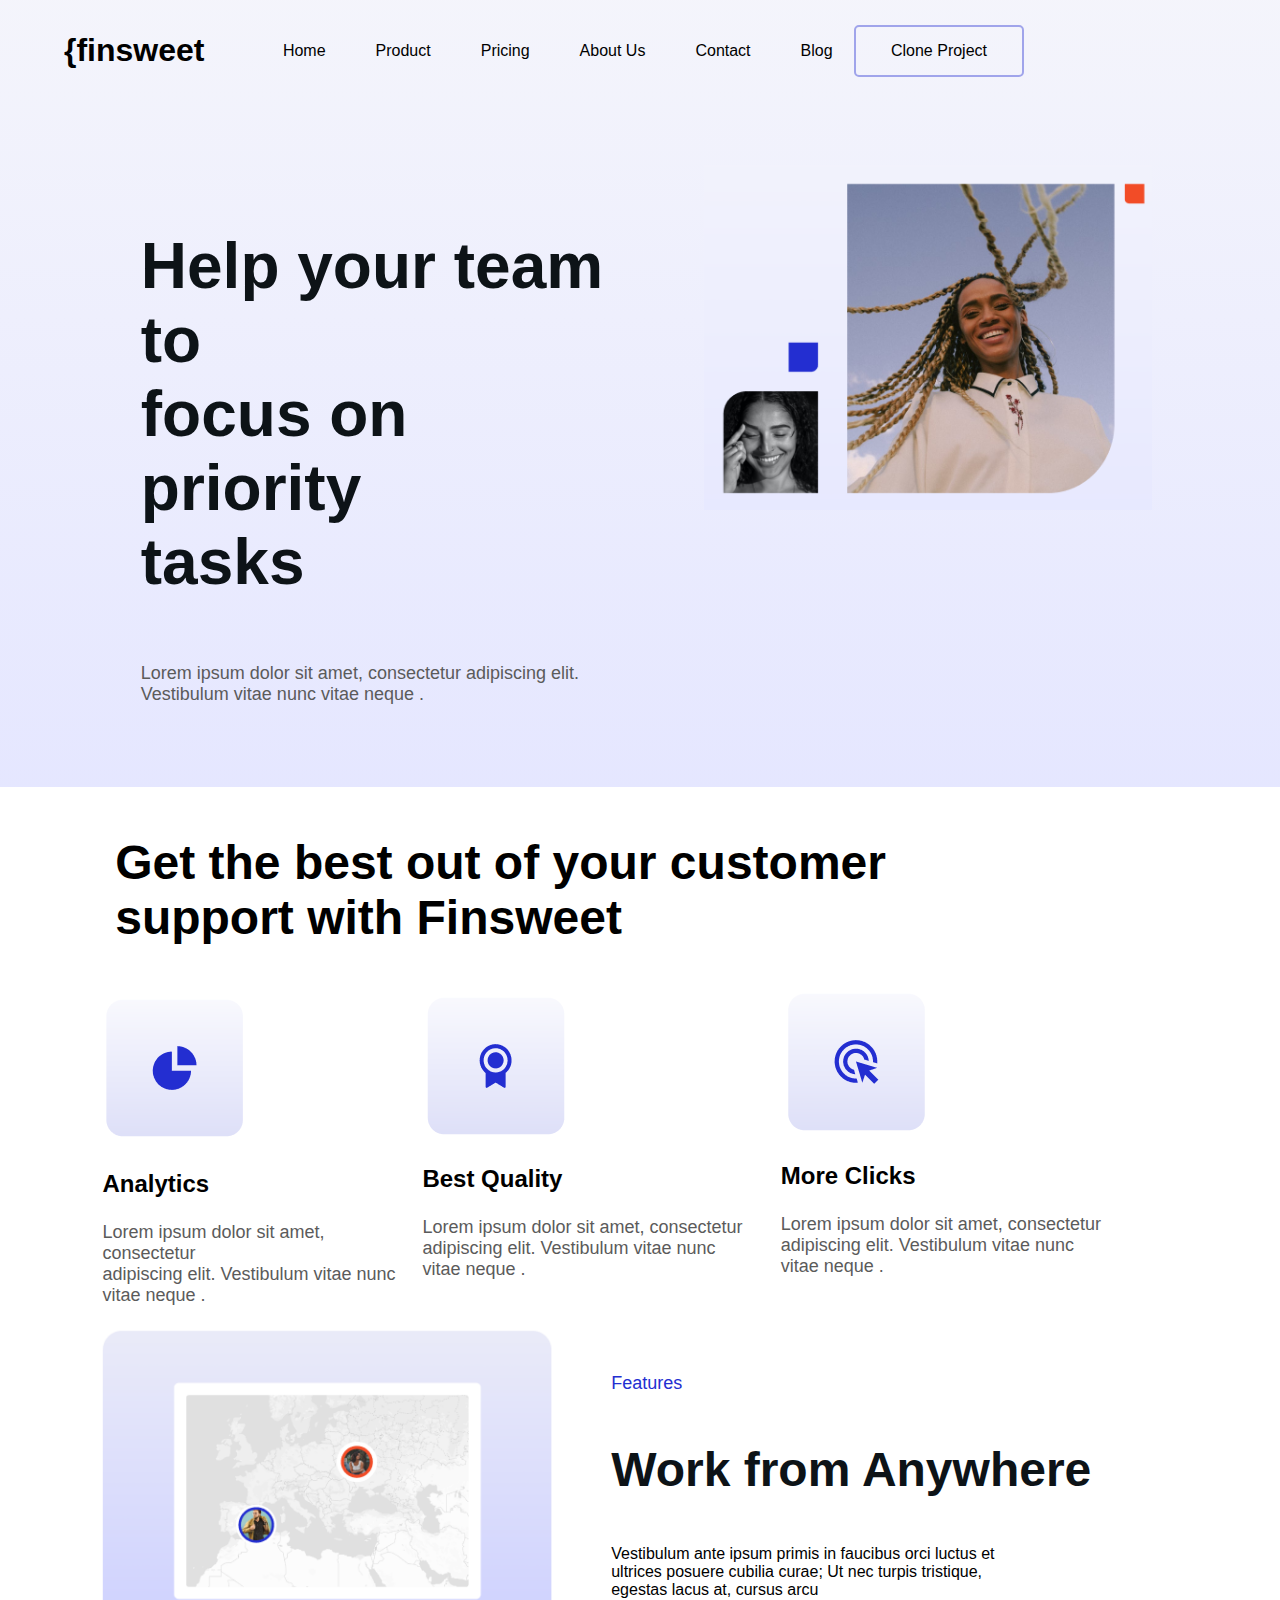
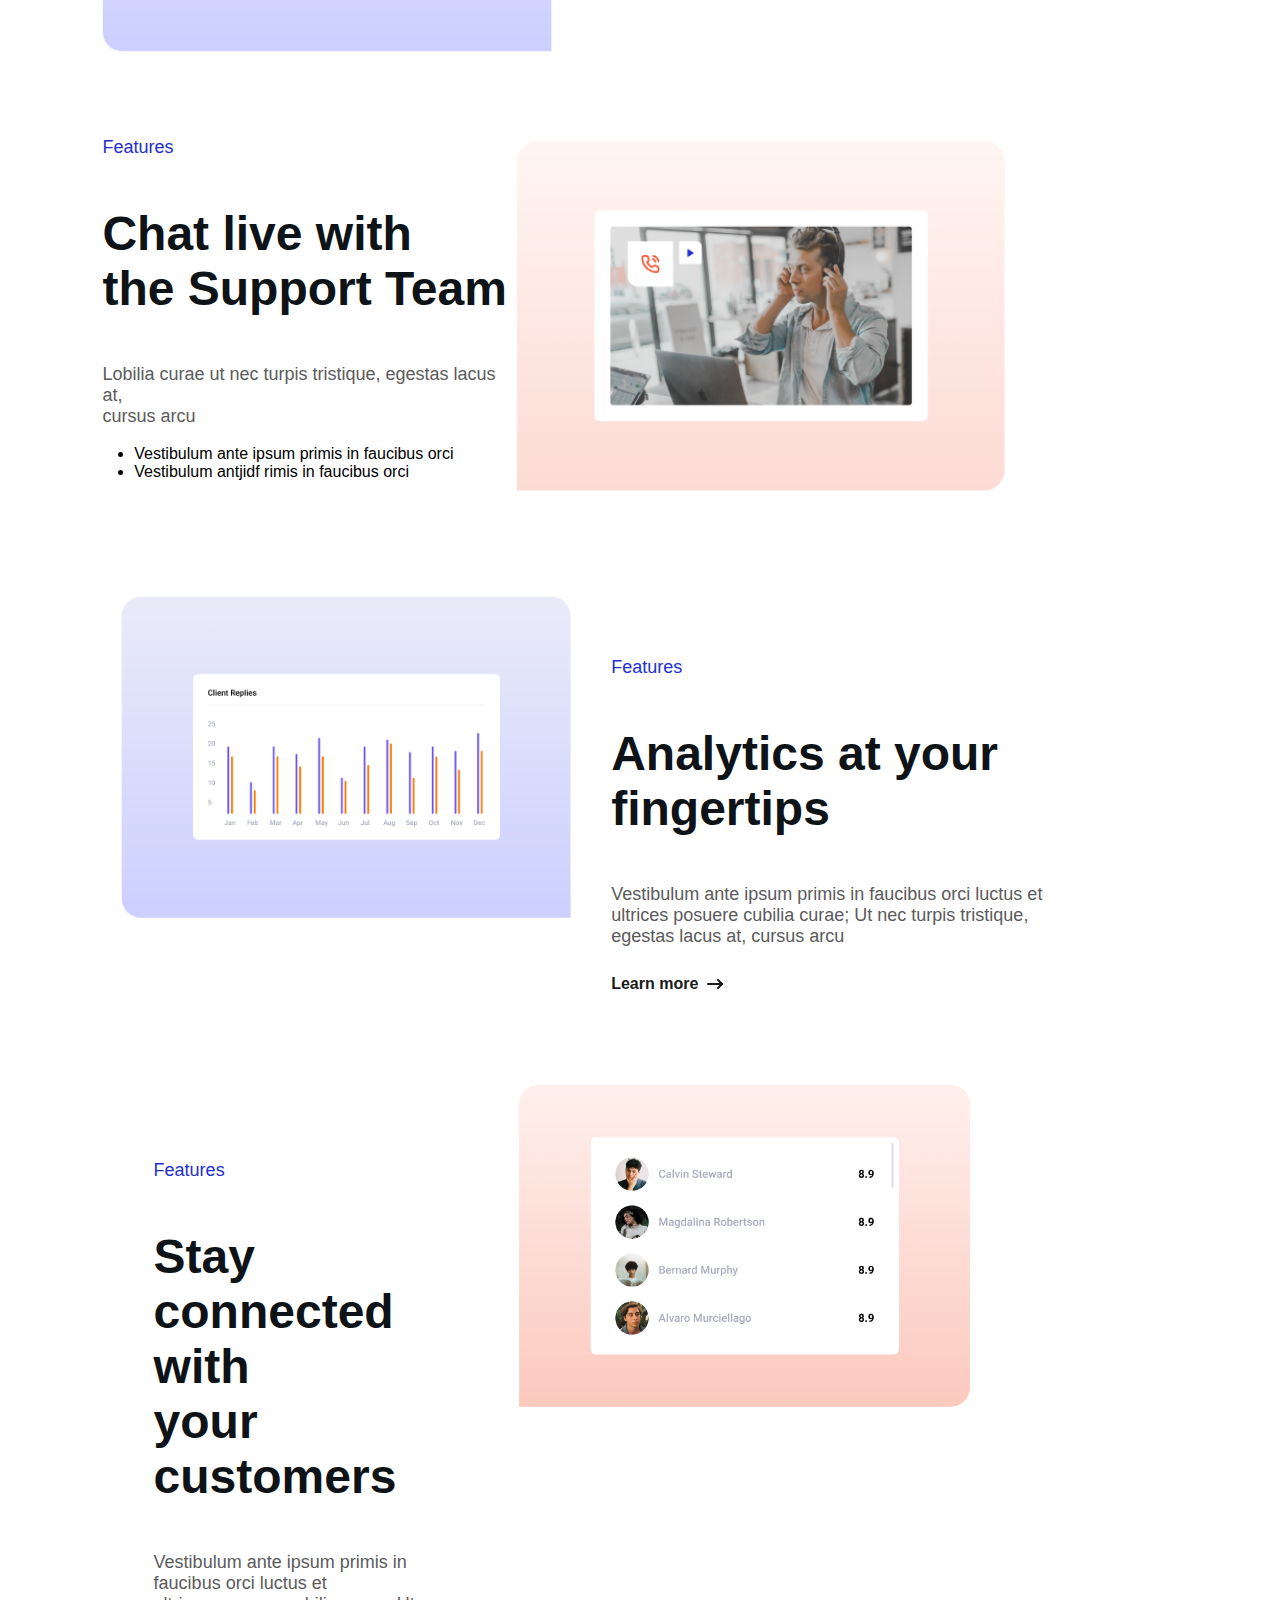
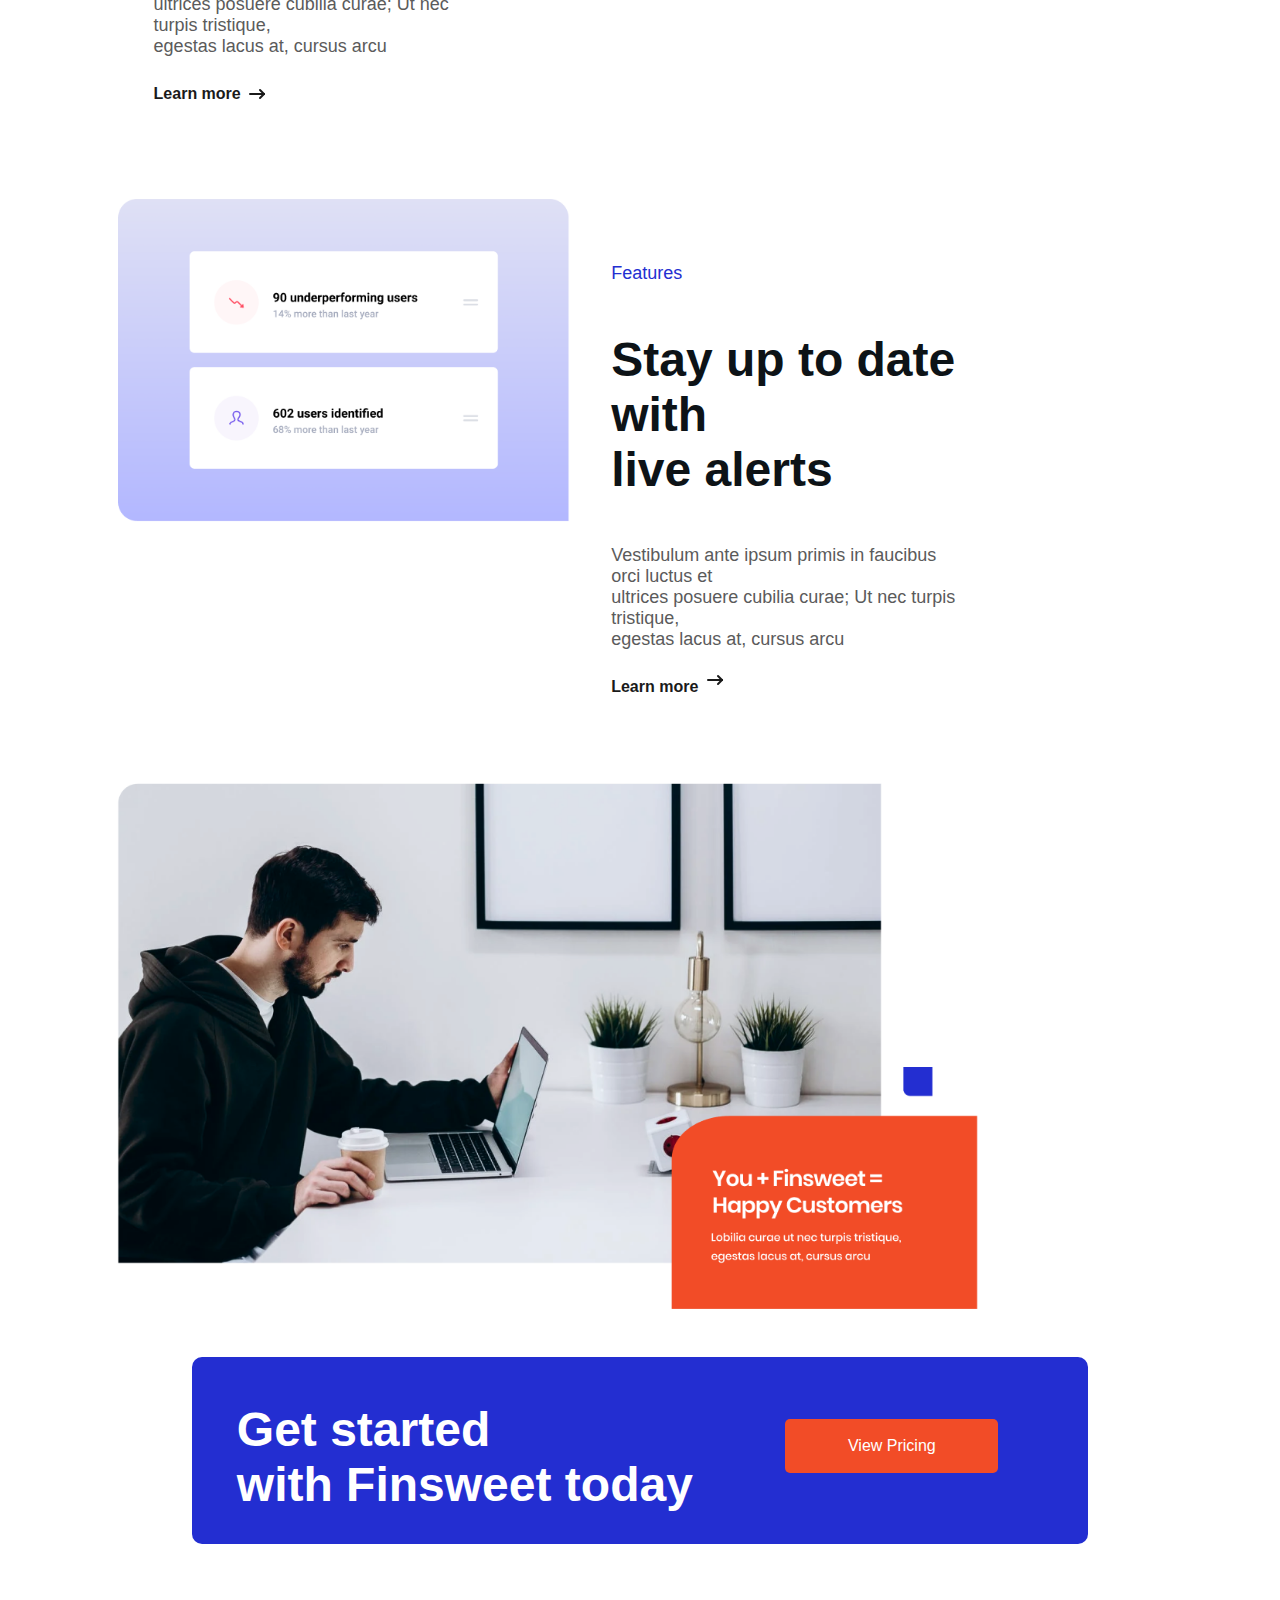
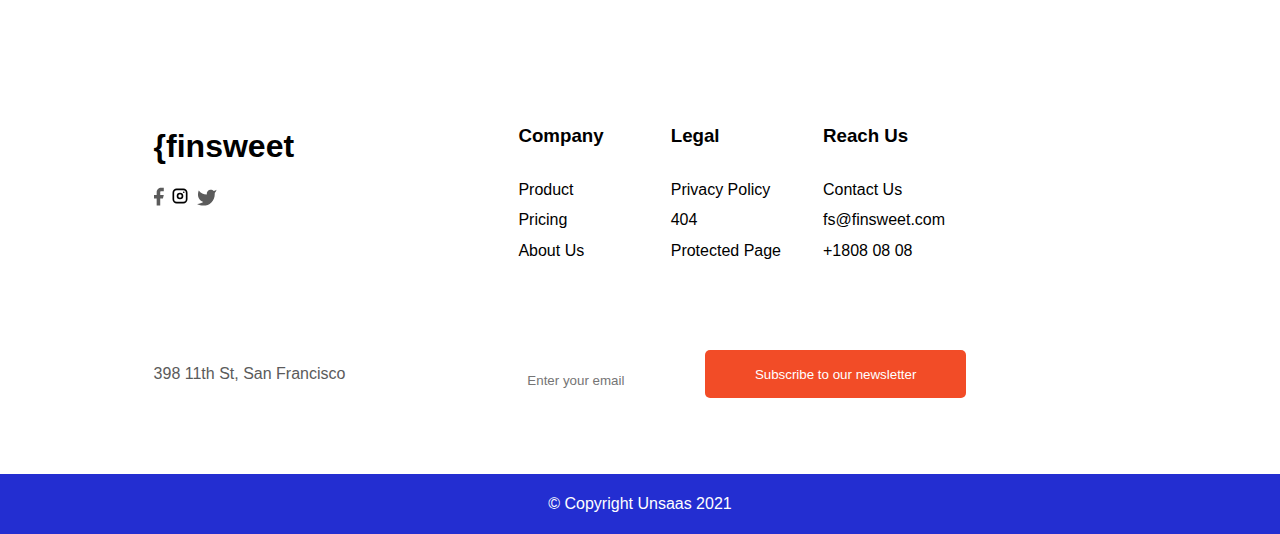
<file: product.html>
<!DOCTYPE html>
<html lang="en">

<head>
    <meta charset="UTF-8">
    <meta http-equiv="X-UA-Compatible" content="IE=edge">
    <meta name="viewport" content="width=device-width, initial-scale=1.0">
    <link rel="stylesheet" href="product.css">
    <title>Product</title>
</head>

<body>
    <div class="main">
        <div class="container_nav_conten1">
            <div class="nav">
                <p id="txt_nav">{finsweet</p>
                <ul class="main_nav">
                    <li><a href="home.html">Home</a></li>
                    <li><a href="product.html">Product</a></li>
                    <li><a href="pricing.html">Pricing</a></li>
                    <li><a href="about_us.html">About Us</a></li>
                    <li><a href="contact.html">Contact</a></li>
                    <li><a href="blog_main.html">Blog</a></li>
                </ul>
                <a id="clone" href="">Clone Project</a>
            </div>
            <div class="content1">
                <div class="content1_left">
                    <div class="container_left">
                        <p id="content_left_text1"><b>Help your team to <br>
                                focus on priority <br>
                                tasks</b></p>
                        <p id="content_left_text2">Lorem ipsum dolor sit amet, consectetur adipiscing elit. <br>
                            Vestibulum vitae nunc vitae neque .</p>
                    </div>
                </div>
                <div class="content1_right">
                    <img src="images/imgs_product.PNG" alt="" id="imgs">
                </div>
            </div>
        </div>
        <div class="content2">
            <div class="content2-1">
                <p id="content2-1_text"><b>Get the best out of your customer <br>
                        support with Finsweet</b></p>
            </div>
            <div class="content2-2">
                <div class="content2-2_left">
                    <img src="images/img3_product.PNG" alt="">
                    <p id="content2_left_text1"><b>Analytics</b></p>
                    <p id="content2_left_text2">Lorem ipsum dolor sit amet, consectetur <br>
                        adipiscing elit. Vestibulum vitae nunc <br>
                        vitae neque .</p>
                </div>
                <div class="content2-2_mid">
                    <img src="images/img4_product.PNG" alt="">
                    <p id="content2_mid_text1"><b>Best Quality</b></p>
                    <p id="content2_mid_text2">Lorem ipsum dolor sit amet, consectetur <br>
                        adipiscing elit. Vestibulum vitae nunc <br>
                        vitae neque .</p>
                </div>
                <div class="content2-2_right">
                    <img src="images/img5_product.PNG" alt="">
                    <p id="content2_right_text1"><b>More Clicks</b></p>
                    <p id="content2_right_text2">Lorem ipsum dolor sit amet, consectetur <br>
                        adipiscing elit. Vestibulum vitae nunc <br>
                        vitae neque .</p>
                </div>
            </div>
        </div>
        <div class="content3">
            <div class="content3_left">
                <img src="images/img_content3_product.PNG" alt="">
            </div>
            <div class="content3_right">
                <div class="container3_text">
                    <p id="content3_text1">Features</p>
                    <p id="content3_text2"><b>Work from Anywhere</b></p>
                    <p id="content3_text3">Vestibulum ante ipsum primis in faucibus orci luctus et <br>
                        ultrices posuere cubilia curae; Ut nec turpis tristique, <br>
                        egestas lacus at, cursus arcu</p>
                </div>
            </div>
        </div>
        <div class="content4">
            <div class="content4_left">
                <div class="container4_text">
                    <p id="content4_text1">Features</p>
                    <p id="content4_text2">Chat live with <br>
                        the Support Team </p>
                    <p id="content4_text3">
                        Lobilia curae ut nec turpis tristique, egestas lacus at, <br>
                        cursus arcu
                    </p>
                    <ul class="content4_list">
                        <li>Vestibulum ante ipsum primis in faucibus orci</li>
                        <li>Vestibulum antjidf rimis in faucibus orci</li>
                    </ul>
                </div>
            </div>
            <div class="content4_right">
                <img src="images/img_content4_product.PNG" alt="">
            </div>
        </div>
        <div class="content5">
            <div class="content5_left">
                <img src="images/img_content5_product.PNG" alt="">
            </div>
            <div class="content5_right">
                <div class="container5_text">
                    <p id="content5_text1">Features</p>
                    <p id="content5_text2"><b>Analytics at your <br>
                            fingertips</b></p>
                    <p id="content5_text3">Vestibulum ante ipsum primis in faucibus orci luctus et <br>
                        ultrices posuere cubilia curae; Ut nec turpis tristique, <br>
                        egestas lacus at, cursus arcu</p>
                    <span>Learn more <svg xmlns="http://www.w3.org/2000/svg"
                            class="icon icon-tabler icon-tabler-arrow-narrow-right" width="24" height="24"
                            viewBox="0 0 24 24" stroke-width="2" stroke="currentColor" fill="none"
                            stroke-linecap="round" stroke-linejoin="round">
                            <path stroke="none" d="M0 0h24v24H0z" fill="none"></path>
                            <path d="M5 12l14 0"></path>
                            <path d="M15 16l4 -4"></path>
                            <path d="M15 8l4 4"></path>
                        </svg>
                    </span>
                </div>
            </div>
        </div>
        <div class="content6">
            <div class="content6_left">
                <div class="container6_text">
                    <p id="content6_text1">Features</p>
                    <p id="content6_text2"><b>Stay connected with <br>
                            your customers </b></p>
                    <p id="content6_text3">Vestibulum ante ipsum primis in faucibus orci luctus et <br>
                        ultrices posuere cubilia curae; Ut nec turpis tristique, <br>
                        egestas lacus at, cursus arcu</p>
                    <span>Learn more <svg xmlns="http://www.w3.org/2000/svg"
                            class="icon icon-tabler icon-tabler-arrow-narrow-right" width="24" height="24"
                            viewBox="0 0 24 24" stroke-width="2" stroke="currentColor" fill="none"
                            stroke-linecap="round" stroke-linejoin="round">
                            <path stroke="none" d="M0 0h24v24H0z" fill="none"></path>
                            <path d="M5 12l14 0"></path>
                            <path d="M15 16l4 -4"></path>
                            <path d="M15 8l4 4"></path>
                        </svg>
                    </span>
                </div>
            </div>
            <div class="content6_right">
                <img src="images/img_content6_product.PNG" alt="">
            </div>
        </div>
        <div class="content7">
            <div class="content7_left">
                <img src="images/img_content7_product.PNG" alt="">
            </div>
            <div class="content7_right">
                <div class="container7_text">
                    <p id="content7_text1">Features</p>
                    <p id="content7_text2"><b>Stay up to date with <br>
                            live alerts </b></p>
                    <p id="content7_text3">Vestibulum ante ipsum primis in faucibus orci luctus et <br>
                        ultrices posuere cubilia curae; Ut nec turpis tristique, <br>
                        egestas lacus at, cursus arcu</p>
                    <span>Learn more <svg xmlns="http://www.w3.org/2000/svg"
                            class="icon icon-tabler icon-tabler-arrow-narrow-right" width="24" height="24"
                            viewBox="0 0 24 24" stroke-width="2" stroke="currentColor" fill="none"
                            stroke-linecap="round" stroke-linejoin="round">
                            <path stroke="none" d="M0 0h24v24H0z" fill="none"></path>
                            <path d="M5 12l14 0"></path>
                            <path d="M15 16l4 -4"></path>
                            <path d="M15 8l4 4"></path>
                        </svg>
                    </span>
                </div>
            </div>

        </div>
        <div class="content8">
            <img src="images/img_content8_product.PNG" alt="">

        </div>
        <div class="footer">

            <div class="insert_footer">
                <h1>Get started <br>
                    with Finsweet today</h1>

                <a href="pricing.html">View Pricing</a>
            </div>


            <div class="footer_left">
                <div class="container_footer_left">
                    <h1>{finsweet</h1>
                    <div class="container_icons">
                        <svg width="10" height="19" viewBox="0 0 10 19" fill="none" xmlns="http://www.w3.org/2000/svg">
                            <path
                                d="M9.78224 0.778809H7.11435C5.93508 0.778809 4.8041 1.24727 3.97022 2.08115C3.13635 2.91503 2.66788 4.046 2.66788 5.22528V7.89316H0V11.4503H2.66788V18.5647H6.22506V11.4503H8.89294L9.78224 7.89316H6.22506V5.22528C6.22506 4.98943 6.31875 4.76323 6.48553 4.59646C6.6523 4.42968 6.8785 4.33599 7.11435 4.33599H9.78224V0.778809Z"
                                fill="#5B5B5B" />
                        </svg>
                        <svg xmlns="http://www.w3.org/2000/svg" class="icon icon-tabler icon-tabler-brand-instagram"
                            width="24" height="20" viewBox="0 0 24 24" stroke-width="2" stroke="currentColor"
                            fill="none" stroke-linecap="round" stroke-linejoin="round">
                            <path stroke="none" d="M0 0h24v24H0z" fill="none"></path>
                            <path d="M4 4m0 4a4 4 0 0 1 4 -4h8a4 4 0 0 1 4 4v8a4 4 0 0 1 -4 4h-8a4 4 0 0 1 -4 -4z">
                            </path>
                            <path d="M12 12m-3 0a3 3 0 1 0 6 0a3 3 0 1 0 -6 0"></path>
                            <path d="M16.5 7.5l0 0"></path>
                        </svg>
                        <svg width="20" height="17" viewBox="0 0 20 17" fill="none" xmlns="http://www.w3.org/2000/svg">
                            <path
                                d="M19.5645 0.668122C18.7129 1.26882 17.77 1.72826 16.7721 2.02874C16.2365 1.41292 15.5247 0.976433 14.733 0.778329C13.9412 0.580225 13.1078 0.630056 12.3453 0.921085C11.5828 1.21211 10.928 1.7303 10.4696 2.40555C10.0113 3.08081 9.7713 3.88055 9.78224 4.69663V5.58592C8.21942 5.62644 6.67084 5.27984 5.27441 4.57697C3.87798 3.8741 2.67706 2.83679 1.77859 1.55742C1.77859 1.55742 -1.77859 9.56107 6.22506 13.1182C4.39358 14.3614 2.21181 14.9848 0 14.8968C8.00365 19.3433 17.7859 14.8968 17.7859 4.66995C17.7851 4.42224 17.7613 4.17514 17.7147 3.93183C18.6224 3.03675 19.2629 1.90665 19.5645 0.668122Z"
                                fill="#5B5B5B" />
                        </svg>
                    </div>
                    <p id="footer_left_txt">398 11th St, San Francisco</p>
                </div>
            </div>
            <div class="footer_right">
                <div class="footer_container_col">
                    <div class="col1">
                        <h3>Company</h3>
                        <ul class="footer_list">
                            <li class="list_items"><a href="product.html">Product</a></li>
                            <li class="list_items"><a href="pricing.html">Pricing</a></li>
                            <li class="list_items"><a href="about_us.html">About Us</a></li>
                        </ul>
                    </div>
                    <div class="col2">
                        <h3>Legal</h3>
                        <ul class="footer_list">
                            <li class="list_items"><a href="PrivacyPolicy.html">Privacy Policy</a></li>
                            <li class="list_items"><a href="404.html">404</a></li>
                            <li class="list_items"><a href="">Protected Page</a></li>
                        </ul>
                    </div>
                    <div class="col3">
                        <h3>Reach Us</h3>
                        <ul class="footer_list">
                            <li class="list_items"><a href="contact.html">Contact Us</a></li>
                            <li class="list_items"><a href="">fs@finsweet.com</a></li>
                            <li class="list_items"><a href="">+1808 08 08</a></li>
                        </ul>
                    </div>
                </div>
                <div class="input-wrapper">
                    <input type="text" placeholder="Enter your email">
                    <button>Subscribe to our newsletter</button>
                </div>
            </div>
        </div>

        <div class="footer_last">
            <p id="footer_last_txt">© Copyright Unsaas 2021</p>
        </div>
    </div>
    </div>
</body>

</html>
</file>
<file: 404.css>
* {
    margin: 0;
    padding: 0;
    font-family: Arial, Helvetica, sans-serif;
    color: #0D1317;
}
.main {
    background-image: linear-gradient(180deg, #F4F5FC 0%, #E6E7FF 100%);
}


.nav {
    display: flex;
    align-items: center;
    position: relative;
}

.nav #txt_nav {
    margin-left: 5%;
    font-weight: bold;
    font-size: 32px;
}

.main_nav {
    display: flex;
    list-style: none;
    margin-left: 3%;
    padding: 15px;
}


.main_nav a {
    text-decoration: none;
}

.main_nav li a{
    display: block;
    padding: 8px 25px;
}

.main_nav li:hover a{
    background-color: #232ED1;
    color: #FFFFFF;
    cursor: pointer;
    border-radius: 5px;
    transition: all 0.3s;
}

.nav #clone {
    border: 2px solid rgba(35, 46, 209, 0.4);
    background-color: none;
    padding: 15px 35px;
    text-decoration: none;
    border-radius: 5px;
    position: absolute;
    right: 20%;
}

.nav #clone:hover {
    background-color: #e74c3c;
    color: #FFFFFF;
}

/*-------------------------------CONTENT--------------------------*/
.content {
    text-align: center;
    margin-top: 150px;
    height: 750px;
}

svg {
    padding-left: 5px;
}
#img_number {
    color: blue;
}
#page_content{
    color: #5B5B5B;
}
.button {
    margin-top: 40px;
}
.btn_back {
    text-decoration: none;
    border-radius: 5px;
    background: #F24C27;
    color: white;
    padding: 15px 30px 15px 30px;
    font-size: 15px;
}
.btn_back:hover {
    background-color: #f1c40f;
    transition: 0.3s;
}
.content h1 {
    padding-top: 2%;
    padding-bottom: 2%;
}

@media screen and (max-width: 575.98px) {
    .nav {
        flex-direction: column;
    }
    .main_nav {
        flex-direction: column;
        margin-left: 0;
    }
    .nav #clone {
        text-align: center;
    }
    
    .main_nav li {
        padding-bottom: 20px;
    }
}

@media screen and (min-width: 576px) and (max-width: 991.98px){
    .nav {
        flex-direction: column;
        align-items: start;
    }
    .main_nav {
        flex-direction: column;
        margin-left: 15%;
    }
    .nav #clone {
        text-align: center;
        margin-left: 15%;
    }
    
    .main_nav li {
        margin-bottom: 20px;
    }
    .nav #txt_nav {
        margin-left: 15%;
    }
    
}
@media screen and (max-width: 1270px) {
    .nav #clone {display: none;}
}
</file>
<file: about_us.css>
body {
    font-family: Arial, Helvetica, sans-serif;
    margin: 0;
}

.main {
    width: 100%;
    height: auto;;
}

/* Navi Bar */
/* -----------------------------------------------*/

.container_nav-content {
    background: linear-gradient(180deg, rgba(148, 153, 221, 0.1) 0%, rgba(0, 16, 255, 0.1) 100%);
}

.nav {
    display: flex;
    align-items: center;
    position: relative;
}

.nav #txt_nav {
    margin-left: 5%;
    font-weight: bold;
    font-size: 32px;
}

.main_nav {
    display: flex;
    list-style: none;
    margin-left: 3%;
    padding: 15px;
}


.main_nav a {
    text-decoration: none;
}

.main_nav li a {
    display: block;
    padding: 8px 25px;
    color: black;
    text-decoration: none;
}

.main_nav li:hover a {
    background-color: #232ED1;
    color: #FFFFFF;
    cursor: pointer;
    border-radius: 5px;
    transition: all 0.3s;
}

.nav #clone {
    border: 2px solid rgba(35, 46, 209, 0.4);
    background-color: none;
    padding: 15px 35px;
    text-decoration: none;
    border-radius: 5px;
    position: absolute;
    right: 20%;
    color: black;
}

.nav #clone:hover {
    background-color: #e74c3c;
    color: #FFFFFF;
}

/*------------------------------CONTENT1---------------------------*/
.container_nav_content1 {
    background: linear-gradient(180deg, rgba(148, 153, 221, 0.1) 0%, rgba(0, 16, 255, 0.1) 100%);
}

.content1 {
    padding-bottom: 5%;
    position: relative;
}

.content1 h1 {
    font-size: 64px;
    color: #0D1317;
}

.content1 #content1_text {
    color: #5B5B5B;
    font-size: 18px;
}

.container_content1 {
    margin-left: 15%;
    margin-top: 5%;
}

.insert_content1 {
    position: absolute;
    top: 30%;
    left: 70%;
}

.container_content1 {
    width: 30%;
}

/*------------------------------CONTENT2---------------------------*/

.content2 {
    background-color: #FFFFFF;
}

.container1_content2 {
    width: 50%;
    padding-top: 5%;
    margin-left: 15%;
}

.container1_content2 img {
    width: 100%;
    padding-top: 2%;
}

/*------------------------------CONTENT3---------------------------*/
.content3 {
    padding-top: 2%;
    background-color: #FFFFFF;
}

.content3 {
    display: flex;
    width: 100%;
    padding-top: 5%;
    padding-bottom: 15%;
    position: relative;
}

.content3_left {
    width: 30%;
}

.content3_right {
    width: 70%;
}

.container_content3_left {
    margin-right: 1%;
    padding-left: 40%;
}

.container_content3_left h1 {
    font-size: 48px;
}

.container_content3_left #content3_left_txt {
    font-size: 18px;
    color: #5B5B5B;
}

/*CONTENT3 RIGHT -------------------------------*/
.content3_right_1 {
    display: flex;
    width: 100%;
}

.content3_right_1 img {
    width: 100%;
}

.content3_1,
.content3_2,
.content3_3 {
    width: 25%;
    margin-left: 2%;
}


.content3_right_2 {
    display: flex;
    width: 100%;
    margin-top: 4%;
}

.content3_right_2 img {
    width: 100%;
}

.content3_4,
.content3_5,
.content3_6 {
    width: 25%;
    margin-left: 2%;
}

.content3_right #content3_txt {
    color: #232ED1;
}


/*------------------------------FOOTER---------------------------*/
.footer {
    display: flex;
    padding-top: 20%;
    padding-bottom: 5%;
    position: relative;
    background: linear-gradient(180deg, rgba(148, 153, 221, 0.1) 0%, rgba(0, 16, 255, 0.1) 100%);
}

.footer_left {
    width: 30%;
}

.container_footer_left {
    margin-left: 40%;
}

.container_footer_left #footer_left_txt {
    padding-top: 60%;
    color: #5B5B5B;
}

.footer_right {
    width: 70%;
}

.footer_container_col {
    display: flex;
    padding-left: 15%;
}

.footer_container_col li {
    padding-bottom: 8%;
}

.footer_container_col li a {
    text-decoration: none;
    color: black;
}


.footer_list {
    list-style: none;
    padding-left: 0;
    padding-top: 10%;
}


.col1,
.col2,
.col3 {
    width: 20%;
}


.footer_last {
    background-color: #232ED1;
    text-align: center;
    color: white;
    padding-top: 5px;
    padding-bottom: 5px;
}

/*INSERT*/
.insert_footer {
    display: flex;
    position: absolute;
    top: -15%;
    left: 0;
    background-color: #232ED1;
    width: 70%;
    height: 30%;
    border-radius: 10px;
    margin-left: 15%;
}

.insert_footer h1 {
    font-size: 48px;
    color: white;
    margin-top: 5%;
    margin-left: 5%;
}

.insert_footer a {
    position: absolute;
    top: 33%;
    right: 10%;
    color: #FFFFFF;
    background: #F24C27;
    border-radius: 5px;
    text-decoration: none;
    padding: 2% 7%;
}

.input-wrapper {
    position: relative;
    display: inline-block;
    margin-top: 7%;
    width: 50%;
    margin-left: 15%;
}

.input-wrapper input {
    padding: 5% 73% 5% 2%;
    /* Để tạo khoảng trống cho nút bấm */
    border: none;
    border-radius: 5px;
}

.input-wrapper button {
    position: absolute;
    top: 7%;
    right: 0;
    height: 80%;
    padding: 5px 50px;
    border-radius: 5px;
    cursor: pointer;
    background: #F24C27;
    color: white;
    border: none;
}



@media screen and (max-width: 575.98px) {
    .nav {
        flex-direction: column;
    }

    .main_nav {
        flex-direction: column;
        margin-left: 0;
    }


    .main_nav li {
        padding-bottom: 20px;
    }

    .nav #clone {
        display: none;
    }

    /*FOOTER*/
    .footer_left {
        display: none;
    }

    .footer_right {
        width: 100%;
    }

    .col1,
    .col2,
    .col3 {
        width: 33%;
        padding-left: 3%;
    }

    .footer_container_col {
        padding-left: 0;
    }

    .input-wrapper {
        display: none;
    }

    .container_footer_left {
        margin-left: 5%;
    }

    /*INSERT*/
    .insert_footer {
        height: 80%;
    }

    .insert_footer h1 {
        font-size: 20px;
        margin-top: 10%;
    }

    /*------------------------------CONTENT1---------------------------*/
    .container_content1 {
        width: 90%;
        margin-left: 4%;
    }

    .container_content1 h1 {
        font-size: 32px;
    }

    .insert_content1 {
        right: 0;
        top: 0;
        width: 20%;
    }

    .insert_content1 img {
        width: 50%;
    }

    /*------------------------------CONTENT2---------------------------*/
    .container1_content2 {
        width: 90%;
        margin-left: 4%;
    }

    .container1_content2 img {
        width: 90%;
        margin-left: 4%;
    }

    /*------------------------------CONTENT3---------------------------*/
    .content3 {
        flex-direction: column;
    }

    .content3_left {
        width: 90%;
        margin-left: 3%;
    }

    .container_content3_left {
        padding-left: 10%;
    }

    .content3_right {
        width: 100%;
    }

    .content3_1,
    .content3_2,
    .content3_3 {
        width: 32%;
        margin-left: 1%;
    }
    .content3_4,
    .content3_5,
    .content3_6 {
        width: 32%;
        margin-left: 1%;
    }

    .content3_right h3 {
        font-size: 14px;
    }
    .content3_right #content3_txt {
        font-size: 14px;
    }


}

@media screen and (max-width: 630px) {
    .insert_footer {
        display: none;
    }
}

@media screen and (min-width: 576px) and (max-width: 991.98px) {
    .nav {
        flex-direction: column;
        align-items: start;
    }

    .main_nav {
        flex-direction: column;
        margin-left: 15%;
    }

    .nav #clone {
        display: none;
    }

    .main_nav li {
        margin-bottom: 20px;
    }

    .nav #txt_nav {
        margin-left: 15%;
    }

    /*FOOTER*/
    .footer_left {
        width: 30%;
    }

    .footer_right {
        width: 70%;
    }

    .container_footer_left {
        margin-left: 10%;
    }

    .col1,
    .col2,
    .col3 {
        width: 35%;
        padding-left: 2%;
    }


    .container_footer_left #footer_left_txt {
        width: 90%;
        padding: 10px;
    }

    .footer_container_col {
        padding-left: 0;
    }

    .input-wrapper {
        display: none;
    }

    /*INSERT FOOTER*/
    .insert_footer h1 {
        font-size: 28px;
        margin-top: 3%;
    }

    .insert_footer a {
        top: 33%;
        right: 5%;
        color: #FFFFFF;
        background: #F24C27;
        border-radius: 5px;
        text-decoration: none;
        padding: 2% 5%;
        font-size: 14px;
    }

    /*------------------------------CONTENT1---------------------------*/
    .container_content1 {
        width: 80%;
        margin-left: 4%;
    }

    .insert_content1 {
        width: 30%;
        left: 60%;
        top: 17%;
    }

    .insert_content1 img {
        width: 30%;
    }

    /*------------------------------CONTENT2---------------------------*/
    .container1_content2 {
        width: 90%;
        margin-left: 4%;
        padding-bottom: 10%;
    }

    .container1_content2 img {
        width: 90%;
        margin-left: 4%;
    }

    /*------------------------------CONTENT3---------------------------*/
    .container_content3_left {
        padding-left: 15%;
    }

    .content3_1,
    .content3_2,
    .content3_3 {
        width: 32%;
        margin-left: 1%;
    }
    .content3_4,
    .content3_5,
    .content3_6 {
        width: 32%;
        margin-left: 1%;
    }
}

@media screen and (max-width: 1270px) and (min-width: 992px) {
    .nav #clone {
        display: none;
    }

    .input-wrapper {
        display: none;
    }

    .container_footer_left #footer_left_txt {
        padding-top: 10%;
    }


    /*INSERT FOOTER*/
    .insert_footer h1 {
        font-size: 32px;
        margin-top: 5%;
    }


}
</file>
<file: blog_content.css>
body {
    font-family: Arial, Helvetica, sans-serif;
    margin: 0;
}

.main {
    width: 100%;
    height: auto;
    background-image: linear-gradient(180deg, #F4F5FC 0%, #E6E7FF 100%);
}

/* Navi Bar */
/* -----------------------------------------------*/

.container_nav-content {
    background-color: #E5E5E5;
}
.nav {
    display: flex;
    align-items: center;
    position: relative;
}

.nav #txt_nav {
    margin-left: 5%;
    font-weight: bold;
    font-size: 32px;
}

.main_nav {
    display: flex;
    list-style: none;
    margin-left: 3%;
    padding: 15px;
}


.main_nav a {
    text-decoration: none;
}

.main_nav li a {
    display: block;
    padding: 8px 25px;
    color: black;
    text-decoration: none;
}

.main_nav li:hover a {
    background-color: #232ED1;
    color: #FFFFFF;
    cursor: pointer;
    border-radius: 5px;
    transition: all 0.3s;
}

.nav #clone {
    border: 2px solid rgba(35, 46, 209, 0.4);
    background-color: none;
    padding: 15px 35px;
    text-decoration: none;
    border-radius: 5px;
    position: absolute;
    right: 20%;
    color: black;
}

.nav #clone:hover {
    background-color: #e74c3c;
    color: #FFFFFF;
}

/* CONTENT1 -------------------------------*/
.content1 {
    display: flex;
    padding-bottom: 5%;
}

.content1_left {
    width: 40%;
}

.container_content1_left {
    margin-left: 20%;
    margin-top: 15%;
    line-height: 0;
}
.content1_left #text1 {
    font-size: 14px;
    color: #232ED1;
}

.content1_left #text2 {
    font-size: 18px;
    line-height: 30px;
}

.content1_left h1 {
    font-size: 64px;
    line-height: 68px;
}

.content1_right {
    width: 60%;
}

.content1_right img {
    width: 60%;
    margin-top: 5%;
    margin-left: 5%;
}
/* CONTENT1 -------------------------------*/

.content2 {
    padding-bottom: 10%;
}

.container_content2 {
    width: 50%;
    color: #5B5B5B;
    margin-left: 25%;
    line-height: 38px;
    font-size: 24px;
}

.container_content2 #txt2_content2 {
    font-weight: bold;
    color: #000000;
}


/*------------------------------FOOTER---------------------------*/
.footer {
    display: flex;
    padding-top: 20%;
    padding-bottom: 5%;
    position: relative;
    background: #EFF0F8;
}

.footer_left {
    width: 30%;
}

.container_footer_left {
    margin-left: 40%;
}

.container_footer_left #footer_left_txt {
    padding-top: 60%;
    color: #5B5B5B;
}

.footer_right {
    width: 70%;
}

.footer_container_col {
    display: flex;
    padding-left: 15%;
}

.footer_container_col li {
    padding-bottom: 8%;
}

.footer_container_col li a {
    text-decoration: none;
    color: black;
}


.footer_list {
    list-style: none;
    padding-left: 0;
    padding-top: 10%;
}


.col1,
.col2,
.col3 {
    width: 20%;
}


.footer_last {
    background-color: #232ED1;
    text-align: center;
    color: white;
    padding-top: 5px;
    padding-bottom: 5px;
}

/*INSERT*/
.insert_footer {
    display: flex;
    position: absolute;
    top: -15%;
    left: 0;
    background-color: #232ED1;
    width: 70%;
    height: 30%;
    border-radius: 10px;
    margin-left: 15%;
}

.insert_footer h1 {
    font-size: 48px;
    color: white;
    margin-top: 5%;
    margin-left: 5%;
}

.insert_footer a {
    position: absolute;
    top: 33%;
    right: 10%;
    color: #FFFFFF;
    background: #F24C27;
    border-radius: 5px;
    text-decoration: none;
    padding: 2% 7%;
}

.input-wrapper {
    position: relative;
    display: inline-block;
    margin-top: 7%;
    width: 50%;
    margin-left: 15%;
}

.input-wrapper input {
    padding: 5% 74% 5% 2%;
    /* Để tạo khoảng trống cho nút bấm */
    border: none;
    border-radius: 5px;
}

.input-wrapper button {
    position: absolute;
    top: 7%;
    right: 0;
    height: 80%;
    padding: 5px 50px;
    border-radius: 5px;
    cursor: pointer;
    background: #F24C27;
    color: white;
    border: none;
}


/* Mobile: width <740px */
@media screen and (max-width: 575.98px) {
    .nav {
        flex-direction: column;
    }

    .main_nav {
        flex-direction: column;
        margin-left: 0;
    }


    .main_nav li {
        padding-bottom: 20px;
    }
    .nav #clone {
        display: none;
    }

    /*FOOTER*/
    .footer_left {
        display: none;
    }

    .footer_right {
        width: 100%;
    }

    .col1,
    .col2,
    .col3 {
        width: 33%;
        padding-left: 3%;
    }
    .col2, .col3 {
        padding-left: 0;
    }

    .footer_container_col {
        padding-left: 0;
    }

    .input-wrapper {
        display: none;
    }

    .container_footer_left {
        margin-left: 5%;
    }

    /*INSERT*/
    .insert_footer {
        height: 80%;
    }

    .insert_footer h1 {
        font-size: 20px;
        margin-top: 10%;
    }
    /*--------------------CONTENT1------------------------*/

    .content1 {
        flex-direction: column;
    }

    .content1_left {
        width: 100%;
    }

    .container_content1_left {
        margin-left: 3%;
    }

    .container_content1_left h1 {
        font-size: 48px;
    }


    .content1_right {
        width: 100%;
    }

    .content1_right img {
        width: 80%;
    }
    /*--------------------CONTENT2------------------------*/

    .container_content2 {
        width: 90%;
        margin-left: 5%;
        margin-top: 5%;
        color: #5B5B5B;
    }

    .container_content2 #txt2_content2 {
        color: #000000;
        font-weight: bold;
    }

    .content2_list {
        padding-left: 4%;
    }

}

@media screen and (max-width: 630px) {
    .insert_footer {
        display: none;
    }

}

@media screen and (min-width: 576px) and (max-width: 991.98px) {
    .nav {
        flex-direction: column;
        align-items: start;
    }

    .main_nav {
        flex-direction: column;
        margin-left: 15%;
    }

    .nav #clone {
        display: none;
    }

    .main_nav li {
        margin-bottom: 20px;
    }

    .nav #txt_nav {
        margin-left: 15%;
    }

    /*FOOTER*/
    .footer_left {
        width: 30%;
    }

    .footer_right {
        width: 70%;
    }

    .container_footer_left {
        margin-left: 10%;
    }

    .col1,
    .col2,
    .col3 {
        width: 35%;
        padding-left: 2%;
    }


    .container_footer_left #footer_left_txt {
        width: 90%;
        padding: 10px;
    }

    .footer_container_col {
        padding-left: 0;
    }

    .input-wrapper {
        display: none;
    }

    /*INSERT FOOTER*/
    .insert_footer h1 {
        font-size: 28px;
        margin-top: 3%;
    }

    .insert_footer a {
        top: 33%;
        right: 5%;
        color: #FFFFFF;
        background: #F24C27;
        border-radius: 5px;
        text-decoration: none;
        padding: 2% 5%;
        font-size: 14px;
    }

    /*CONTENT1*/

    .content1_left {
        width: 50%;
    }
    .container_content1_left {
        margin-left: 2%;
    }
    .container_content1_left h1 {
        font-size: 32px;
    }
    .content1_right {
        width: 50%;
    }
    
    .content1_right img {
        width: 100%;
        margin-top: 15%;
    }

    /*CONTENT2*/
    .container_content2 {
        width: 90%;
        margin-left: 5%;
        margin-top: 5%;
    }
}

@media screen and (max-width: 1270px) and (min-width: 992px) {
    .nav #clone {
        display: none;
    }

    .input-wrapper {
        display: none;
    }

    .container_footer_left #footer_left_txt {
        padding-top: 10%;
    }
    

    /*INSERT FOOTER*/
    .insert_footer h1 {
        font-size: 32px;
        margin-top: 5%;
    }

    @media screen and (max-width: 1520px) {
        .content1_right img{
            margin-top: 15%;
            margin-left: 10%;
        }
    }

    @media screen and (max-width: 983px) {
        .container_footer_left {margin-left: 5%;}
    }
}
</file>
<file: contact(1).css>
body {
    font-family: Arial, Helvetica, sans-serif;
    margin: 0;
}

.main {
    width: 100%;
}

.nav {
    display: flex;
    padding-top: 1.5%;
}

.nav li {
    display: inline-block;
    margin-left: 3%;
    width: auto
}

.nav .items1 {
    margin-left: 0;
}

.nav a {
    font-size: 18px;
    color: #5B5B5B;
    text-decoration: none;
    padding: 15px 20px 15px 20px;
    width: 5%;
}

ul {
    width: 60%;
    height: 20%;
    margin-left: 15%;
}

#finsweet {
    position: absolute;
    color: #0D1317;
    font-size: 24px;
    margin-left: 8%;
    margin-top: 0.7%;
}

#clone {
    border: 2px solid rgba(35, 46, 209, 0.4);
    color: #0D1317;
    padding: 20px 30px 15px 50px;
    width: 7%;
    border-radius: 5px;
}

.nav a:hover {
    background-color: #232ED1;
    color: #FFFFFF;
    transition-delay: 0.2s;
    transition-duration: 0.2s;
    border-radius: 5px;
}

#clone:hover {
    background-color: red;
    color: #FFFFFF;
    transition-delay: 0.2s;
    transition-duration: 0.2s;
    border-radius: 5px;
}

/* CONTENT -------------------------------*/
.content {
    height: 700px;
    display: flex;
    width: 100%;
    height: 800px;
}

.content_left {
    width: 45%;
}

.content_right {
    width: 55%;
}

.container_right {
    width: 52%;
    height: 85%;
    position: relative;
    padding-top: 0;
}

#content_right_text {
    margin: 25% 0 5% 0;
    font-size: 24px;
}

.content_left img,
#content_left_text1,
#content_left_text2 {
    margin-left: 45%;
}

.content_left {
    position: relative;
}

.content_left img {
    margin-top: 15%;
}

.content_left #content_left_text1 {
    font-size: 64px;
    color: #0D1317;
    margin-bottom: 0;
    margin-top: 0;
}

/*form ----------------------------------*/
input[type="text"],
textarea {
    padding: 15px;
    margin-bottom: 3%;
    width: 94%;
    border-radius: 5px;
    border: 2px solid rgba(159, 160, 184, 0.4);
}

#email,
#subject {
    width: 94%;
}

#name {
    width: 45%;
}

#submit {
    width: 100%;
    padding: 15px;
    cursor: pointer;
    background-color: #F24C27;
    color: #FFFFFF;
    border-radius: 5px;
    border: none;
}

#submit:hover {
    background-color: orangered;
}


.input-container {
    display: flex
}

.input-container p {
    margin: 0 0 3% 5%;
    width: 45%;
    padding: 15px 0 0 20px;
    border-radius: 5px;
}

/*FOOTER---------------------------------*/
.footer1 {
    height: 25%;
    background-color: #EFF0F8;
    display: flex;
}

.col-2,
.col-3,
.col-4 {
    width: 15%;
}

.col-1 {
    width: 40%;
    padding: 10px;
}

#finsweet_footer {
    font-size: 30px;
    padding-top: 20%;
    padding-left: 25%;
}

.footer2 {
    width: 100%;
    height: 10%;
    background-color: #EFF0F8;
    display: flex;
    position: relative;
    padding-bottom: 5%;
}

.input_button {
    position: relative;
    width: 40%;
}

.footer2 input {
    width: 70%;
    height: 50%;
    padding-left: 20px;
    margin-top: 2%;
    right: 0;
    font-size: 18px;
    border-radius: 5px;
    border: none;
    position: absolute;
}

.footer2 button {
    position: absolute;
    height: 50%;
    background-color: #F24C27;
    color: #FFFFFF;
    border: none;
    border-radius: 5px;
    padding: 8px 25px 8px 30px;
    font-size: 20px;
    cursor: pointer;
    top: 35%;
    right: 1%;

}

.footer2 p {
    color: #5B5B5B;
    margin-left: 10%;
    margin-top: 2%;
    font-size: 20px;
    width: 35%
}

.i-icons {
    display: flex;
}

.icons-item {
    list-style: none;
    padding-left: 15px;
}

.icons {
    width: 30%;
    margin-left: 15%;
}

#footer_title {
    color: black;
    padding-top: 70%;
    padding-left: 15%;
    font-size: 18px;
}

.footer_items a {
    text-decoration: none;
    color: #5B5B5B;
}

.footer3 {
    height: 60px;
    background-color: #232ED1;
}

.footer3 p {
    color: #FFFFFF;
    font-size: 18px;
    padding-left: 43%;
    padding-top: 20px;
    margin-top: 0;
}

.col-2 ul {
    padding-left: 0;
    height: 25%;
}

.col-2 li {
    list-style: none;
    padding-bottom: 20px;
}

.col-3 ul {
    padding-left: 0;
    height: 25%;
}

.col-3 li {
    list-style: none;
    padding-bottom: 20px;
}

.col-4 ul {
    padding-left: 0;
    height: 25%;
}

.col-4 li {
    list-style: none;
    padding-bottom: 20px;
}

@media screen and (max-width: 46.1875em) {
    #finsweet {
        position: absolute;
        margin-left: 38px;
        margin-top: 5px;
        font-size: 18px;
    }

    #clone {
        position: absolute;
        font-size: 15px;
        padding: 0;
        width: 15%;
        padding: 10px 15px 10px 15px;
        top: 2%;
        right: 2%;
    }

    .nav li {
        flex-direction: column;
        font-size: 10px;
        line-height: 40px;
        margin-left: 0;
    }

    ul {
        margin-left: 0;
        margin-top: 15%;
    }

    /*footer ------------------------------------*/
    #finsweet_footer {
        font-size: 18px;
        padding-top: 5%;
        padding-left: 5%;
    }

    .icons-item {
        list-style: none;
        padding-left: 0;
    }

    .i-icons {
        padding-left: 20%;
    }

    .icons {
        width: 100%;
        margin-left: 0;
        padding-left: 0%;
    }

    .col-1 {
        display: none;
    }

    .col-2 {
        width: 35%;
        padding-left: 2%;
    }

    .col-3 {
        width: 30%;
    }

    .col-4 {
        width: 35%;
    }

    .col-4 ul {
        width: auto;
        height: auto;
    }

    #footer_title {
        padding-left: 0;
        padding-top: 0;
    }

    .footer2 {
        display: none;
    }

    .insert_svg {
        display: none;
    }

    .footer3 {
        width: auto;
    }

    .footer3 p {
        padding-left: 25%;
    }

    .footer_items {
        font-size: 12px;
    }

    /*content------------------------------*/
    .content {
        flex-direction: column;
    }

    .content_left {
        width: 100%;
    }

    .content_left img,
    #content_left_text1,
    #content_left_text2 {
        margin-left: 5%;
    }
    .content_left #content_left_text1 {
        font-size: 24px;
    }
    .content_right {
        width: 100%;
    }
    .container_right {
        width: 90%;
        padding-left: 2%;
    }
}
</file>
<file: contact.css>
body {
    font-family: Arial, Helvetica, sans-serif;
    margin: 0;
}

.main {
    width: 100%;
    height: auto;
    background-image: linear-gradient(180deg, #F4F5FC 0%, #E6E7FF 100%);
}

/* Navi Bar */
/* -----------------------------------------------*/

.container_nav-content {
    background-color: #E5E5E5;
}
.nav {
    display: flex;
    align-items: center;
    position: relative;
}

.nav #txt_nav {
    margin-left: 5%;
    font-weight: bold;
    font-size: 32px;
}

.main_nav {
    display: flex;
    list-style: none;
    margin-left: 3%;
    padding: 15px;
}


.main_nav a {
    text-decoration: none;
}

.main_nav li a {
    display: block;
    padding: 8px 25px;
    color: black;
    text-decoration: none;
}

.main_nav li:hover a {
    background-color: #232ED1;
    color: #FFFFFF;
    cursor: pointer;
    border-radius: 5px;
    transition: all 0.3s;
}

.nav #clone {
    border: 2px solid rgba(35, 46, 209, 0.4);
    background-color: none;
    padding: 15px 35px;
    text-decoration: none;
    border-radius: 5px;
    position: absolute;
    right: 20%;
    color: black;
}

.nav #clone:hover {
    background-color: #e74c3c;
    color: #FFFFFF;
}

/* CONTENT -------------------------------*/
.content {
    height: 700px;
    display: flex;
    width: 100%;
    height: 870px;
}

.content_left {
    width: 45%;
}

.content_right {
    width: 55%;
}

.container_right {
    width: 52%;
    height: 85%;
    position: relative;
    padding-top: 0;
}

#content_right_text {
    margin: 25% 0 5% 0;
    font-size: 24px;
}

.content_left img,
#content_left_text1,
#content_left_text2 {
    margin-left: 45%;
}

.content_left {
    position: relative;
}

.content_left img {
    margin-top: 15%;
}

.content_left #content_left_text1 {
    font-size: 64px;
    color: #0D1317;
    margin-bottom: 0;
    margin-top: 0;
}

/*form ----------------------------------*/
input[type="text"],
textarea {
    padding: 15px;
    margin-bottom: 3%;
    width: 94%;
    border-radius: 5px;
    border: 2px solid rgba(159, 160, 184, 0.4);
}

#email,
#subject {
    width: 94%;
}

#name {
    width: 45%;
}

#submit {
    width: 100%;
    padding: 15px;
    cursor: pointer;
    background-color: #F24C27;
    color: #FFFFFF;
    border-radius: 5px;
    border: none;
}

#submit:hover {
    background-color: orangered;
}


.input-container {
    display: flex
}

.input-container p {
    margin: 0 0 3% 5%;
    width: 45%;
    padding: 15px 0 0 20px;
    border-radius: 5px;
}

/*------------------------------FOOTER---------------------------*/
.footer {
    display: flex;
    padding-top: 20%;
    padding-bottom: 5%;
    position: relative;
}

.footer_left {
    width: 30%;
}

.container_footer_left {
    margin-left: 40%;
}

.container_footer_left #footer_left_txt {
    padding-top: 60%;
    color: #5B5B5B;
}

.footer_right {
    width: 70%;
}

.footer_container_col {
    display: flex;
    padding-left: 15%;
}

.footer_container_col li {
    padding-bottom: 8%;
}

.footer_container_col li a {
    text-decoration: none;
    color: black;
}


.footer_list {
    list-style: none;
    padding-left: 0;
    padding-top: 10%;
}


.col1,
.col2,
.col3 {
    width: 20%;
}


.footer_last {
    background-color: #232ED1;
    text-align: center;
    color: white;
    padding-top: 5px;
    padding-bottom: 5px;
}

/*INSERT*/
.insert_footer {
    display: flex;
    position: absolute;
    top: -15%;
    left: 0;
    background-color: #232ED1;
    width: 70%;
    height: 30%;
    border-radius: 10px;
    margin-left: 15%;
}

.insert_footer h1 {
    font-size: 48px;
    color: white;
    margin-top: 5%;
    margin-left: 5%;
}

.insert_footer a {
    position: absolute;
    top: 33%;
    right: 10%;
    color: #FFFFFF;
    background: #F24C27;
    border-radius: 5px;
    text-decoration: none;
    padding: 2% 7%;
}

.input-wrapper {
    position: relative;
    display: inline-block;
    margin-top: 7%;
    width: 50%;
    margin-left: 15%;
}

.input-wrapper input {
    padding: 5% 5% 5% 2%;
    /* Để tạo khoảng trống cho nút bấm */
    border: none;
    border-radius: 5px;
}

.input-wrapper button {
    position: absolute;
    top: 0;
    right: 0;
    height: 80%;
    padding: 5px 50px;
    border-radius: 5px;
    cursor: pointer;
    background: #F24C27;
    color: white;
    border: none;
}


/* Mobile: width <740px */
@media screen and (max-width: 575.98px) {
    .nav {
        flex-direction: column;
    }

    .main_nav {
        flex-direction: column;
        margin-left: 0;
    }


    .main_nav li {
        padding-bottom: 20px;
    }
    .nav #clone {
        display: none;
    }

    /*FOOTER*/
    .footer_left {
        display: none;
    }

    .footer_right {
        width: 100%;
    }

    .col1,
    .col2,
    .col3 {
        width: 33%;
        padding-left: 3%;
    }

    .footer_container_col {
        padding-left: 0;
    }

    .input-wrapper {
        display: none;
    }

    .container_footer_left {
        margin-left: 5%;
    }

    /*INSERT*/
    .insert_footer {
        height: 80%;
    }

    .insert_footer h1 {
        font-size: 20px;
        margin-top: 10%;
    }
    /*CONTENT*/

    .content {
        flex-direction: column;
    }

    .content_left {
        width: 100%;
        text-align: center;
    }

    .content_left #content_left_text1, #content_left_text2 {
        margin-left: 0;
    }

    .content_left img {
        margin-top: 0;
        margin-left: 0;
    }

    .content_right {
        width: 100%;
    }

    .container_right {
        margin-left: 18%;
    }

}

@media screen and (max-width: 630px) {
    .insert_footer {
        display: none;
    }

}

@media screen and (min-width: 576px) and (max-width: 991.98px) {
    .nav {
        flex-direction: column;
        align-items: start;
    }

    .main_nav {
        flex-direction: column;
        margin-left: 15%;
    }

    .nav #clone {
        display: none;
    }

    .main_nav li {
        margin-bottom: 20px;
    }

    .nav #txt_nav {
        margin-left: 15%;
    }

    /*FOOTER*/
    .footer_left {
        width: 30%;
    }

    .footer_right {
        width: 70%;
    }

    .container_footer_left {
        margin-left: 10%;
    }

    .col1,
    .col2,
    .col3 {
        width: 35%;
        padding-left: 2%;
    }


    .container_footer_left #footer_left_txt {
        width: 90%;
        padding: 10px;
    }

    .footer_container_col {
        padding-left: 0;
    }

    .input-wrapper {
        display: none;
    }

    /*INSERT FOOTER*/
    .insert_footer h1 {
        font-size: 28px;
        margin-top: 3%;
    }

    .insert_footer a {
        top: 33%;
        right: 5%;
        color: #FFFFFF;
        background: #F24C27;
        border-radius: 5px;
        text-decoration: none;
        padding: 2% 5%;
        font-size: 14px;
    }

    /*CONTENT*/

    .content {
        flex-direction: column;
        padding-bottom: 10%;
    }

    .content_left {
        width: 100%;
        text-align: center;
    }

    .content_left #content_left_text1, #content_left_text2 {
        margin-left: 0;
    }

    .content_left img {
        margin-top: 0;
        margin-left: 0;
    }

    .content_right {
        width: 100%;
    }

    .container_right {
        margin-left: 18%;
    }
}

@media screen and (max-width: 1270px) and (min-width: 992px) {
    .nav #clone {
        display: none;
    }

    .input-wrapper {
        display: none;
    }

    .container_footer_left #footer_left_txt {
        padding-top: 10%;
    }
    

    /*INSERT FOOTER*/
    .insert_footer h1 {
        font-size: 32px;
        margin-top: 5%;
    }


}
</file>
<file: home.css>
body {
    font-family: Arial, Helvetica, sans-serif;
    margin: 0;
}

.main {
    width: 100%;
}

.containter_Nav-content1 {
    background: linear-gradient(180deg, rgba(148, 153, 221, 0.1) 0%, rgba(0, 16, 255, 0.1) 100%);
}

/* Navi Bar */
/* -----------------------------------------------*/
.nav {
    display: flex;
    align-items: center;
    position: relative;
}

.nav #txt_nav {
    margin-left: 5%;
    font-weight: bold;
    font-size: 32px;
}

.main_nav {
    display: flex;
    list-style: none;
    margin-left: 3%;
    padding: 15px;
}


.main_nav a {
    text-decoration: none;
}

.main_nav li a{
    display: block;
    padding: 8px 25px;
}

.main_nav li:hover a{
    background-color: #232ED1;
    color: #FFFFFF;
    cursor: pointer;
    border-radius: 5px;
    transition: all 0.3s;
}

.nav #clone {
    border: 2px solid rgba(35, 46, 209, 0.4);
    background-color: none;
    padding: 15px 35px;
    text-decoration: none;
    border-radius: 5px;
    position: absolute;
    right: 20%;
}

.nav #clone:hover {
    background-color: #e74c3c;
    color: #FFFFFF;
}

/* Content1 */
/* -----------------------------------------------*/
.content1 {
    display: flex;
    width: 100%;
}

.content1_left {
    width: 50%;
}

.container {
    width: 70%;
    margin-left: 15%;
    margin-top: 15%;
    margin-bottom: 20%;
}

.container #text1 {
    font-size: 64px;
    color: #0D1317;
}

.container #text2 {
    font-size: 18px;
    color: #5B5B5B;
    padding-bottom: 10%;
}

.container #button1 {
    background-color: #232ED1;
    color: #FFFFFF;
    text-decoration: none;
    border-radius: 5px;
    padding: 20px 30px 15px 30px;
}

.container #button2 {
    color: #5B5B5B;
    text-decoration: none;
    border-radius: 5px;
    padding: 20px 30px 15px 30px;
}

.content1_right {
    width: 50%;
    position: relative;
}

.content1_right img {
    position: absolute;
    width: 80%;
    top: 20%;
    border-radius: 10px;
    border-top-left-radius: 0;
}

/* Content2.1 --------------------------------*/
.content2 {
    height: 900px;
    background-color: #ffffff
}

.content2-1 {
    text-align: center;
}

.content2-1 img {
    width: 100%;
}

/* Content2.2 --------------------------------*/

.content2-2 {
    display: flex;
    width: 100%;
}

.content2-2_left {
    width: 50%;
}

.content2-2_right {
    width: 50%;
}

.container_text {
    width: 50%;
    margin-left: 30%;
    margin-top: 10%;
}

.container_text #content2-2_text1 {
    color: #232ED1;
    font-size: 18px;
}

.container_text #content2-2_text2 {
    color: #0D1317;
    font-size: 48px;
    line-height: 56px;
    letter-spacing: -3%;
    margin-top: -5px;
}

.container_text #content2-2_text3 {
    color: #5B5B5B;
    font-size: 18px;
    margin-top: -30px;
}

.content2-2_right {
    display: flex;
    flex-wrap: wrap;
    width: 40%;
}

.point1,
.point2,
.point3,
.point4 {
    width: 35%;
    height: 45%;
    border-radius: 12px;
    margin-left: 5%;
}

.point1 {
    margin-top: 3%;
    background: linear-gradient(180deg, rgba(182, 186, 255, 0.2) 0%, rgba(35, 46, 209, 0.2) 100%);
    color: #232ED1;
    font-size: 24px;
    line-height: 36px;
}

.point2 {
    background: linear-gradient(180deg, rgba(182, 186, 255, 0.2) 0%, rgba(35, 46, 209, 0.2) 100%);
    color: #232ED1;
    font-size: 24px;
    line-height: 36px;
}

.point3 {
    margin-top: 3%;
    background: linear-gradient(180deg, rgba(255, 217, 208, 0.2) 0%, rgba(242, 76, 39, 0.2) 100%);
    color: #F24C27;
    font-size: 24px;
    line-height: 36px;
}

.point4 {
    background: linear-gradient(180deg, rgba(255, 217, 208, 0.2) 0%, rgba(242, 76, 39, 0.2) 100%);
    border-radius: 12px;
    color: #F24C27;
    font-size: 24px;
    line-height: 36px;
}

#point_text {
    margin-left: 40px;
    margin-top: 50px;
}

.content2-2_right svg {
    margin-left: 40px;
    margin-top: 40px;
}


/* Content3 --------------------------------*/
.container_3 {
    position: relative;
}

.content3 img {
    width: 100%;
    height: 50%;
}

.insert {
    position: absolute;
    bottom: -20%;
    right: 0;
    width: 70%;
    height: 50%;
    background: #232ED1;
    float: right;
    color: #FFFFFF;
    display: flex;
    border-top-left-radius: 10px;
    
}

.insert_left {
    width: 30%;
    font-size: 48px;
    line-height: 56px;
    padding-top: 5%;
    padding-left: 5%;
}

.insert_right {
    width: 70%;
    font-size: 18px;
    padding-top: 10%;
}

/* Content3-1 --------------------------------*/
.content3-1 {
    display: flex;
    width: 100%;
    margin-top: 18%;
}

.content3-1_left {
    width: 55%;
}

.content3-1_left #img2_home {
    width: 60%;
    height: auto;
    border-radius: 30px;
    border-bottom-right-radius: 0;
    padding-left: 25%;
}

.content3-1_right {
    width: 45%;
    font-size: 18px;
    padding-top: 2%;
}

.content3-1_right svg {
    position: relative;
    top: 5px;
}

.container_content3-1_right {
    width: 60%;
}

.content3-1_right #content3-1_text1 {
    color: #232ED1;
}

.content3-1_right #content3-1_text2 {
    color: #0D1317;
    font-size: 48px;
}

.content3-1_right #content3-1_text3 {
    color: #5B5B5B;
}

.content3-1_right #content3-1_text4 {
    color: #1A1A1A;
}

/* Content3-2 --------------------------------*/
.content3-2 {
    display: flex;
    width: 100%;
    margin-top: 100px;
}

.content3-2_left {
    width: 50%;
    padding-top: 70px;
    font-size: 18px;
}

.content3-2_right {
    width: 50%;
}

.content3-2_left svg {
    position: relative;
    top: 5px
}

.content3-2_right img {
    width: 60%;
    height: auto;
    border-radius: 30px;
    border-bottom-left-radius: 0;
}

.content3-2_left #content3-2_text1 {
    color: #232ED1;
}

.content3-2_left #content3-2_text2 {
    font-size: 48px;
    color: #0D1317;
}

.content3-2_left #content3-2_text3 {
    color: #5B5B5B;
}

.container_content3-2_left {
    margin-left: 20%;
    width: 70%;
}

/* Content3-3 --------------------------------*/
.content3-3 {
    display: flex;
    width: 100%;
    margin-top: 5%;
}

.content3-3_left {
    width: 55%;
}

.content3-3_left #img4_home {
    width: 60%;
    height: auto;
    border-radius: 30px;
    border-bottom-right-radius: 0;
    padding-left: 25%;
}

.content3-3_right {
    width: 45%;
    font-size: 18px;
    padding-top: 2%;
}

.content3-3_right svg {
    position: relative;
    top: 5px;
}

.container_content3-3_right {
    width: 95%;
}

.content3-3_right #content3-3_text1 {
    color: #232ED1;
}

.content3-3_right #content3-3_text2 {
    color: #0D1317;
    font-size: 48px;
}

.content3-3_right #content3-3_text3 {
    color: #5B5B5B;
}

.content3-3_right #content3-3_text4 {
    color: #1A1A1A;
}

/* Content4 --------------------------------*/
.content4 {
    display: flex;
    width: 100%;
    height: 400px;
    position: relative;
}

.content4_left,
.content4_mid,
.content4_right {
    width: 33%;
    height: 100%;
    margin-right: 2%;
}

.container4_col {
    position: absolute;
    width: 70%;
    height: 70%;
    display: flex;
    margin-top: 10%;
    left: 13%;
}

.content4 #content4_title {
    font-size: 48px;
    color: #0D1317;
    position: absolute;
    left: 13%;
    top: 1%;
}

.container4_col img {
    border-radius: 10px;
    width: 98%;
}

/* Content5 --------------------------------*/
.content5 {
    position: relative;
    padding-top: 5%;
}

.content5_list li {
    padding-bottom: 5%;
    font-size: 24px;
    list-style: none;
}

.container5 #content5_text {
    font-size: 48px;
    margin-left: 16.5%;
    color: #5B5B5B;
}

.container5 {
    padding-bottom: 10%;
}

/*------------------------------FOOTER---------------------------*/
.footer {
    display: flex;
    padding-top: 20%;
    padding-bottom: 5%;
    position: relative;
}

.footer_left {
    width: 30%;
}

.container_footer_left {
    margin-left: 40%;
}

.container_footer_left #footer_left_txt {
    padding-top: 60%;
    color: #5B5B5B;
}

.footer_right {
    width: 70%;
}

.footer_container_col {
    display: flex;
    padding-left: 15%;
}

.footer_container_col li {
    padding-bottom: 8%;
}

.footer_container_col li a {
    text-decoration: none;
    color: black;
}


.footer_list {
    list-style: none;
    padding-left: 0;
    padding-top: 10%;
}


.col1,
.col2,
.col3 {
    width: 20%;
}


.footer_last {
    background-color: #232ED1;
    text-align: center;
    color: white;
    padding-top: 5px;
    padding-bottom: 5px;
}

/*INSERT*/
.insert_footer {
    display: flex;
    position: absolute;
    top: -15%;
    left: 0;
    background-color: #232ED1;
    width: 70%;
    height: 30%;
    border-radius: 10px;
    margin-left: 15%;
}

.insert_footer h1 {
    font-size: 48px;
    color: white;
    margin-top: 5%;
    margin-left: 5%;
}

.insert_footer a {
    position: absolute;
    top: 33%;
    right: 10%;
    color: #FFFFFF;
    background: #F24C27;
    border-radius: 5px;
    text-decoration: none;
    padding: 2% 7%;
}

.input-wrapper {
    position: relative;
    display: inline-block;
    margin-top: 7%;
    width: 50%;
    margin-left: 15%;
}

.input-wrapper input {
    padding: 5% 75% 5% 2%;
    /* Để tạo khoảng trống cho nút bấm */
    border: none;
    border-radius: 5px;
}

.input-wrapper button {
    position: absolute;
    top: 10%;
    right: 0;
    height: 80%;
    padding: 5px 50px;
    border-radius: 5px;
    cursor: pointer;
    background: #F24C27;
    color: white;
    border: none;
}

@media screen and (max-width: 575.98px) {
    .nav {
        flex-direction: column;
    }

    .main_nav {
        flex-direction: column;
        margin-left: 0;
    }


    .main_nav li {
        padding-bottom: 20px;
    }
    .nav #clone {
        display: none;
    }

    /*FOOTER*/
    .footer_left {
        display: none;
    }

    .footer_right {
        width: 100%;
    }

    .col1,
    .col2,
    .col3 {
        width: 33%;
        padding-left: 3%;
    }

    .footer_container_col {
        padding-left: 0;
    }

    .input-wrapper {
        display: none;
    }

    .container_footer_left {
        margin-left: 5%;
    }

    /*INSERT*/
    .insert_footer {
        height: 80%;
    }

    .insert_footer h1 {
        font-size: 20px;
        margin-top: 10%;
    }
    /*CONTENT*/

    .insert {display: none;}
    
    .container4_col {
        flex-direction: column;
    }

    .content4_left, .content4_mid, .content4_right {
        width: 100%;
    }

    .container5 {
        padding-top: 75%;
    }

    .container_3 #content3_img1 {display: none;}
    .content4 #content4_title {
        margin-left: 0%;
    }

    .content3-1 {
        padding-top: 50%;
    }
    
}

@media screen and (max-width: 630px) {
    .insert_footer {
        display: none;
    }

}

@media screen and (min-width: 576px) and (max-width: 991.98px) {
    .nav {
        flex-direction: column;
        align-items: start;
    }

    .main_nav {
        flex-direction: column;
        margin-left: 15%;
    }

    .nav #clone {
        display: none;
    }

    .main_nav li {
        margin-bottom: 20px;
    }

    .nav #txt_nav {
        margin-left: 15%;
    }

    /*FOOTER*/
    .footer_left {
        width: 30%;
    }

    .footer_right {
        width: 70%;
    }

    .container_footer_left {
        margin-left: 10%;
    }

    .col1,
    .col2,
    .col3 {
        width: 35%;
        padding-left: 2%;
    }


    .container_footer_left #footer_left_txt {
        width: 90%;
        padding: 10px;
    }

    .footer_container_col {
        padding-left: 0;
    }

    .input-wrapper {
        display: none;
    }

    /*INSERT FOOTER*/
    .insert_footer h1 {
        font-size: 28px;
        margin-top: 3%;
    }

    .insert_footer a {
        top: 33%;
        right: 5%;
        color: #FFFFFF;
        background: #F24C27;
        border-radius: 5px;
        text-decoration: none;
        padding: 2% 5%;
        font-size: 14px;
    }

    /*CONTENT*/
    .container4_col {
        flex-direction: column;
    }
    .content4_left, .content4_mid, .content4_right{
        width: 70%;
        margin-left: 15%;
    }
    
    .container5 {
        margin-top: 70%;
    }
    .insert {display: none;}
}

@media screen and (max-width: 783px) {
    .content4_left {
        padding-top: 20%;
    }

    .content4 #content4_title {
        font-size: 32px;
        margin-left: 10%;
    }
    
}

@media screen and (max-width: 1270px) and (min-width: 992px) {
    .nav #clone {
        display: none;
    }

    .input-wrapper {
        display: none;
    }

    .container_footer_left #footer_left_txt {
        padding-top: 10%;
    }
    

    /*INSERT FOOTER*/
    .insert_footer h1 {
        font-size: 32px;
        margin-top: 5%;
    }
}
@media screen and (max-width: 948px) {
    .content1 {
        flex-direction: column;
    }

    .content1_left {
        width: 100%;
    }
    .content1_right {display: none;}

    .content2-2 {
        flex-direction: column;
    }

    .content2-2_left {
        width: 100%;
    }
    .content2-2_right {
        margin-left: 25%;
    }
    .point1, .point2, .point3, .point4 {
        width: 40%;
    }

    .container_3 #content3_img1 {
        padding-top: 35%;
    }
}

@media screen and(max-width: 689px) {
    .container_3 #content3_img1 {
        padding-top: 50%;
    }
}

@media screen and (max-width: 1550px) {
    .insert .insert_left #insert_text1 {
        font-size: 32px;
        line-height: 36px;
        padding-top: 10%;
    }
    .insert_right #insert_text2 {
        font-size: 14px;
    }

    .container_content3-1_right {
        width: 95%;
    }

    .content3 #content3-1_text2 {
        font-size: 32px;
    }
    .content3 #content3-2_text2 {
        font-size: 32px;
    }
    .content3 #content3-3_text2 {
        font-size: 32px;
    }
    .container_content3-2_left {
        width: 95%;
        margin-left: 20%;
    }
    .content3-2_left {
        padding-top: 0;
    }
}

@media screen and (max-width: 1045px) {
    .insert .insert_left #insert_text1 {
        font-size: 28px;
        line-height: 32px;
        padding-top: 10%;
    }
    .insert_right #insert_text2 {
        font-size: 10px;
        padding-top: 5%;
    }

    .content2-2_right {
        width: 80%;
    }
    .content2-2_right #point_text {
        font-size: 20px;
    }
    
}

@media screen and (max-width: 1137px) {
    .content3-1, .content3-3 {
        flex-direction: column;
    }

    .content3-2 {
        flex-direction: column-reverse;
    }
    .content3-1_left {
        width: 100%;
    }
    .content3-1_right {
        width: 100%;
    }
    .container_content3-1_right {
        text-align: center;
    }


    .content3-3_left {
        width: 100%;
    }
    .content3-3_right {
        width: 100%;
    }
    .container_content3-3_right {
        text-align: center;
    }


    .content3-2_left {
        width: 100%;
    }
    .content3-2_right {
        width: 100%;
        text-align: center;
    }
    .container_content3-2_left {
        text-align: center;
        margin-left: 0;
    }


    .container4_col {
        height: auto;
        margin-top: 13%;
    }
    
}
</file>
<file: pricing.css>
body {
    font-family: Arial, Helvetica, sans-serif;
    margin: 0;
}

.main {
    width: 100%;
    height: auto;
}

.content_nav_content1 {
    background: linear-gradient(180deg, rgba(148, 153, 221, 0.1) 0%, rgba(0, 16, 255, 0.1) 100%);
}

/* Navi Bar */
/* -----------------------------------------------*/
.nav {
    display: flex;
    align-items: center;
    position: relative;
}

.nav #txt_nav {
    margin-left: 5%;
    font-weight: bold;
    font-size: 32px;
}

.main_nav {
    display: flex;
    list-style: none;
    margin-left: 3%;
    padding: 15px;
}


.main_nav a {
    text-decoration: none;
    color: black;
}

.main_nav li a {
    display: block;
    padding: 8px 25px;
}

.main_nav li:hover a {
    background-color: #232ED1;
    color: #FFFFFF;
    cursor: pointer;
    border-radius: 5px;
    transition: all 0.3s;
}

.nav #clone {
    border: 2px solid rgba(35, 46, 209, 0.4);
    background-color: none;
    padding: 15px 35px;
    text-decoration: none;
    border-radius: 5px;
    position: absolute;
    right: 20%;
}

.nav #clone:hover {
    background-color: #e74c3c;
    color: #FFFFFF;
}

/*CONTENT1 -----------------------*/
.content1 {
    padding-bottom: 22%;
}

.container1 {
    text-align: center;
}

.container1 #content1_text1 {
    font-weight: bold;
    font-size: 64px;
    line-height: 0;
}

.container1 #content1_text2 {
    font-size: 18px;
    color: #5B5B5B;
}

/*CONTENT2 -----------------------*/
.insert {
    display: flex;
    position: relative;
    margin-top: -13%;
    margin-left: 23%;
}

.insert_left,
.insert_mid,
.insert_right {
    border: 1px solid black;
    border-radius: 5px;
    border: none;
    margin-left: 2%;
    padding: 3% 2% 10% 2%;
    position: relative;
}

.insert_left {
    background: linear-gradient(180deg, #FFFFFF 52.08%, #ECEDFF 100%);
}

.insert_mid {
    background: linear-gradient(180deg, #FFFFFF 52.6%, #FFE8E2 100%);
}

.insert_right {
    background: linear-gradient(180deg, #FFFFFF 52.08%, #ECEDFF 100%);
}

.left_link {
    position: absolute;
    bottom: 5%;
    left: 10%;
    padding: 10% 20%;
    border-radius: 7px;
    border: 1px solid #232ED1;
}

.left_link #link_1 {
    text-decoration: none;
    color: black;
}

.mid_link {
    position: absolute;
    bottom: 5%;
    left: 10%;
    padding: 10% 20%;
    border-radius: 7px;
    border: 1px solid #F24C27;
    background: #F24C27;
}

.mid_link #link_2 {
    text-decoration: none;
    color: white;
}

.right_link {
    position: absolute;
    bottom: 5%;
    left: 10%;
    padding: 10% 20%;
    border-radius: 7px;
    border: 1px solid #232ED1;
}

.right_link #link_3 {
    text-decoration: none;
    color: black;
}

.container_content2 {
    line-height: 32px;
    padding-bottom: 5%;
    padding-top: 5%;
}
.container_content2 hr {
    width: 80%;
    margin-left: 0;
}
.container_content2 #content2_text {
    margin-left: 23%;
    font-size: 32px
}

.container_content2 .content2_list {
    margin-left: 20%;
}

/*CONTENT3 -----------------------*/

.content3 {
    padding-bottom: 10%;
    text-align: center;
}
.content3 img {
    width: 100%;
}

.content3 #content3_title {
    font-size: 32px;
}

.container3_col {
    display: flex;
    padding-left: 13.5%;
}

.container3_col img {
    border-radius: 10px;
}

.content3_left, .content3_mid, .content3_right {
    width: 27%;
    margin-left: 1%;
}




/*-----------------------------FOOTER--------------------------------*/
.footer {
    display: flex;
    padding-top: 20%;
    padding-bottom: 5%;
    position: relative;
    background: linear-gradient(180deg, rgba(148, 153, 221, 0.1) 0%, rgba(0, 16, 255, 0.1) 100%);
}

.footer_left {
    width: 30%;
}

.container_footer_left {
    margin-left: 40%;
}

.container_footer_left #footer_left_txt {
    padding-top: 60%;
    color: #5B5B5B;
}

.footer_right {
    width: 70%;
}

.footer_container_col {
    display: flex;
    padding-left: 15%;
}

.footer_container_col li {
    padding-bottom: 8%;
}

.footer_container_col li a {
    text-decoration: none;
    color: black;
}


.footer_list {
    list-style: none;
    padding-left: 0;
    padding-top: 10%;
}


.col1,
.col2,
.col3 {
    width: 20%;
}


.footer_last {
    background-color: #232ED1;
    text-align: center;
    color: white;
    padding-top: 5px;
    padding-bottom: 5px;
}

/*INSERT*/
.insert_footer {
    display: flex;
    position: absolute;
    top: -15%;
    left: 0;
    background-color: #232ED1;
    width: 70%;
    height: 30%;
    border-radius: 10px;
    margin-left: 15%;
}

.insert_footer h1 {
    font-size: 48px;
    color: white;
    margin-top: 5%;
    margin-left: 5%;
}

.insert_footer a {
    position: absolute;
    top: 33%;
    right: 10%;
    color: #FFFFFF;
    background: #F24C27;
    border-radius: 5px;
    text-decoration: none;
    padding: 2% 7%;
}

.input-wrapper {
    position: relative;
    display: inline-block;
    margin-top: 7%;
    width: 50%;
    margin-left: 15%;
}

.input-wrapper input {
    padding: 5% 73% 5% 2%;
    /* Để tạo khoảng trống cho nút bấm */
    border: none;
    border-radius: 5px;
}

.input-wrapper button {
    position: absolute;
    top: 7%;
    right: 0;
    height: 80%;
    padding: 5px 50px;
    border-radius: 5px;
    cursor: pointer;
    background: #F24C27;
    color: white;
    border: none;
}



@media screen and (max-width: 575.98px) {
    .nav {
        flex-direction: column;
    }

    .main_nav {
        flex-direction: column;
        margin-left: 0;
    }

    .nav #clone {
        text-align: center;
    }

    .main_nav li {
        padding-bottom: 20px;
    }

    /*INSERT*/
    .insert {
        flex-direction: column;
        margin-top: 0;
        margin-left: 0;
    }
    #left_title, #mid_title, #right_title {
        font-weight: bold;
        font-size: 24px;
    }

    .insert_left,
    .insert_mid,
    .insert_right {
        width: 60%;
        margin-left: 20%;
        padding-bottom: 25%;
        margin-top: 4%;
    }

    .right_link,
    .mid_link,
    .left_link {
        margin-left: 7%;
    }

    /*--------------------------CONTENT1-----------------------------*/
    .content1 {
        padding-bottom: 10%;
    }
    /*--------------------------CONTENT2-----------------------------*/
    
    .container_content2 {
        padding-top: 5%;
        padding-bottom: 5%;
        line-height: 32px;
    }

    .container_content2 #content2_text {
        margin-left: 19%;
        font-size: 32px;
    }

    .container_content2 .content2_list {
        margin-left: 1%;
    }
        


    /*--------------------------CONTENT3-----------------------------*/
    .content3 #content3_title {
        padding-top: 5%;
        padding-bottom: 2%;
        font-size: 24px;
    }
    .content3 {
        text-align: center;
    }
    .container3_col {
        text-align: center;
        flex-direction: column;
        padding-left: 5%;
    }
    .container3_col img {
        width: 100%;
    }

    .content3_left, .content3_mid, .content3_right {
        width: 90%;
    }



    /*FOOTER*/
    .footer_left {
        display: none;
    }

    .footer_right {
        width: 100%;
    }

    .col1,
    .col2,
    .col3 {
        width: 33%;
        padding-left: 3%;
    }

    .footer_container_col {
        padding-left: 0;
    }

    .footer_container_col a{
        font-size: 12px;
    }

    .input-wrapper {
        display: none;
    }

    .container_footer_left {
        margin-left: 5%;
    }

    /*INSERT*/
    .insert_footer {
        height: 80%;
    }

    .insert_footer h1 {
        font-size: 20px;
        margin-top: 10%;
    }
}
@media screen and (max-width: 630px) {
    .insert_footer {
        display: none;
    }
}

@media screen and (min-width: 576px) and (max-width: 991.98px) {
    .nav {
        flex-direction: column;
        align-items: start;
    }

    .main_nav {
        flex-direction: column;
        margin-left: 15%;
    }

    .nav #clone {
        text-align: center;
        margin-left: 15%;
    }

    .main_nav li {
        margin-bottom: 20px;
    }

    .nav #txt_nav {
        margin-left: 15%;
    }

    
    /*INSERT*/
    .insert {
        flex-direction: column;
        margin-top: 0;
        margin-left: 20%;
    }
    #left_title, #mid_title, #right_title {
        font-weight: bold;
        font-size: 32px;
    }

    .insert_left,
    .insert_mid,
    .insert_right {
        width: 60%;
        padding-bottom: 25%;
        margin-top: 3%;
    }

    .right_link,
    .mid_link,
    .left_link {
        margin-left: 7%;
    }

    .insert_content_left,
    .insert_content_mid,
    .insert_content_right {
        margin-left: 15%;
    }

    /*FOOTER*/
    .footer_left {
        width: 30%;
    }

    .footer_right {
        width: 70%;
    }

    .container_footer_left {
        margin-left: 10%;
    }

    .col1,
    .col2,
    .col3 {
        width: 35%;
        padding-left: 2%;
    }


    .container_footer_left #footer_left_txt {
        width: 90%;
        padding: 10px;
    }

    .footer_container_col {
        padding-left: 0;
    }

    .input-wrapper {
        display: none;
    }

    /*INSERT FOOTER*/
    .insert_footer h1 {
        font-size: 28px;
        margin-top: 3%;
    }

    .insert_footer a {
        top: 33%;
        right: 5%;
        color: #FFFFFF;
        background: #F24C27;
        border-radius: 5px;
        text-decoration: none;
        padding: 2% 5%;
        font-size: 14px;
    }

    /*---------------------------CONTENT2---------------------------*/
    .container_content2 {
        line-height: 36px;
    }

    .container_content2 #content2_text {
        margin-left: 5%;
        font-size: 32px;
        padding-top: 10%;
    }

    .container_content2 .content2_list {
        margin-left: 1%;
    }

    /*---------------------------CONTENT3---------------------------*/
    .content3 #content3_title {
        padding-top: 10%;
        padding-bottom: 5%;
        font-size: 32px;
    }
    .content3 {
        padding-bottom: 15%;
        text-align: center;
    }
    .container3_col {
        text-align: center;
        flex-direction: column;
    }
    .container3_col img {
        width: 80%;
    }

    .content3_left, .content3_mid, .content3_right {
        width: 90%;
    }
    .content3 img {
        width: 100%;
    }

}

@media screen and (max-width: 1270px) {
    .nav #clone {
        display: none;
    }
}
</file>
<file: product.css>
body {
    font-family: Arial, Helvetica, sans-serif;
    margin: 0;
}

.main {
    width: 100%;
}

.nav {
    display: flex;
    align-items: center;
    position: relative;
}

.nav #txt_nav {
    margin-left: 5%;
    font-weight: bold;
    font-size: 32px;
}

.main_nav {
    display: flex;
    list-style: none;
    margin-left: 3%;
    padding: 15px;
}


.main_nav a {
    text-decoration: none;
}

.main_nav li a {
    display: block;
    padding: 8px 25px;
    color: black;
    text-decoration: none;
}

.main_nav li:hover a {
    background-color: #232ED1;
    color: #FFFFFF;
    cursor: pointer;
    border-radius: 5px;
    transition: all 0.3s;
}

.nav #clone {
    border: 2px solid rgba(35, 46, 209, 0.4);
    background-color: none;
    padding: 15px 35px;
    text-decoration: none;
    border-radius: 5px;
    position: absolute;
    right: 20%;
    color: black;
}

.nav #clone:hover {
    background-color: #e74c3c;
    color: #FFFFFF;
}

/*CONTENT1 -------------------------------------*/
.container_nav_conten1 {
    background: linear-gradient(180deg, rgba(148, 153, 221, 0.1) 0%, rgba(0, 16, 255, 0.1) 100%);
}
.content1 {
    display: flex;
    width: 100%;
    padding-top: 5%;
    padding-bottom: 5%;
}

.content1_left {
    width: 55%;
}

.content1_left #content_left_text1 {
    font-size: 64px;
    color: #0D1317;
}

.content1_left #content_left_text2 {
    font-size: 18px;
    color: #5B5B5B;
}

.container_left {
    width: 70%;
    margin: 5% 0 0 20%;
}

.content1_right {
    width: 35%;
    position: relative;
}
.content1_right img {
    width: 100%;
}

/* CONTENT1_RIGHT1 */


/*CONTENT2 */
.content2 {
    width: 100%;
}

.content2-1 {
    width: 90%;
    font-size: 48px;
    padding-left: 9%;
}

.content2-2 {
    display: flex;
    width: 100%;
}

.content2-2_left {
    width: 25%;
    padding-left: 8%;
}

.content2-2_left #content2_left_text1 {
    font-size: 24px;
    color: #000000;
}

.content2-2_left #content2_left_text2 {
    font-size: 18px;
    color: #5B5B5B;
}


.content2-2_mid {
    width: 28%;
}

.content2-2_mid #content2_mid_text1 {
    font-size: 24px;
    color: #000000;
}

.content2-2_mid #content2_mid_text2 {
    font-size: 18px;
    color: #5B5B5B;
}

.content2-2_right {
    width: 28%;
}

.content2-2_right #content2_right_text1 {
    font-size: 24px;
    color: #000000;
}

.content2-2_right #content2_right_text2 {
    font-size: 18px;
    color: #5B5B5B;
}

/* CONTENT3 ------------------------------*/
.content3 {
    display: flex;
    width: 100%;
}

.content3_left {
    width: 45%;
}

.content3_left img {
    width: 80%;
    margin-left: 17%;
}

.content3_right {
    width: 55%;
}

.container3_text {
    padding-top: 0;
    width: 90%;
    margin-left: 5%;
    margin-top: 7%;
}

.container3_text #content3_text1 {
    font-size: 18px;
    color: #232ED1;
}

.container3_text #content3_text2 {
    font-size: 48px;
    color: #0D1317;
}

.container3__text #content3_text3 {
    font-size: 18px;
    color: #5B5B5B;
}

/* CONTENT4 ------------------------------*/
.content4 {
    display: flex;
    width: 100%;
}

.content4_left {
    width: 40%;
}

.content4_right {
    width: 60%;
}

.container4_text {
    width: 80%;
    padding-left: 20%;
    margin-top: 15%;
}

.container4_text #content4_text1 {
    font-size: 18px;
    color: #232ED1;
}

.container4_text #content4_text2 {
    font-size: 48px;
    color: #0D1317;
    font-weight: bold;
}

.container4_text #content4_text3 {
    font-size: 18px;
    color: #5B5B5B;
}

.container4_text ul {
    margin-left: -2%;
}

.content4_right img {
    width: 65%;
    margin-top: 10%;
}

/* CONTENT5 ------------------------------*/
.content5 {
    display: flex;
    width: 100%;
    padding-top: 7%;
}

.content5_left {
    width: 45%;
}

.content5_right {
    width: 55%;
}

.container5_text {
    width: 90%;
    margin-top: 10%;
    margin-left: 5%;
}

.container5_text #content5_text1 {
    font-size: 18px;
    color: #232ED1;
}

.container5_text #content5_text2 {
    font-size: 48px;
    color: #0D1317;
    font-weight: bold;
}

.container5_text #content5_text3 {
    font-size: 18px;
    color: #5B5B5B;
}

.container5_text span {
    color: #1A1A1A;
    font-weight: bold;
}

.container5_text svg {
    position: relative;
    top: 7px;
}

.content5_left img {
    width: 80%;
    margin-left: 20%;
}

/* CONTENT6 ------------------------------*/
.content6 {
    display: flex;
    width: 100%;
    padding-top: 7%;
}

.content6_left {
    width: 40%;
}

.content6_right {
    width: 60%;
}

.container6_text {
    width: 60%;
    margin-left: 30%;
    margin-top: 15%;
}

.container6_text #content6_text1 {
    font-size: 18px;
    color: #232ED1;
}

.container6_text #content6_text2 {
    font-size: 48px;
    color: #0D1317;
}

.container6_text #content6_text3 {
    font-size: 18px;
    color: #5B5B5B;
}

.container6_text span {
    color: #1A1A1A;
    font-weight: bold;
}

.container6_text svg {
    position: relative;
    top: 7px;
}

.content6_right img {
    width: 60%;
}

/* CONTENT7 ------------------------------*/
.content7 {
    display: flex;
    width: 100%;
    padding-top: 7%;
}

.content7_left {
    width: 45%;
}

.content7_right {
    width: 55%;
}

.container7_text {
    width: 50%;
    margin-top: 10%;
    margin-left: 5%;
}

.container7_text #content7_text1 {
    font-size: 18px;
    color: #232ED1;
}

.container7_text #content7_text2 {
    font-size: 48px;
    color: #0D1317;
}

.container7_text #content7_text3 {
    font-size: 18px;
    color: #5B5B5B;
}

.container7_text span {
    color: #1A1A1A;
    font-weight: bold;
}

.content7_left img{
    width: 80%;
    margin-left: 20%;
}

/* CONTENT8 ------------------------------*/

.content8 img{
    margin-left: 7.5%;
    margin-top: 5%;
    width: 70%;
    padding-bottom: 10%;
}

/*------------------------------FOOTER---------------------------*/
.footer {
    display: flex;
    padding-top: 20%;
    padding-bottom: 5%;
    position: relative;
}

.footer_left {
    width: 30%;
}

.container_footer_left {
    margin-left: 40%;
}

.container_footer_left #footer_left_txt {
    padding-top: 60%;
    color: #5B5B5B;
}

.footer_right {
    width: 70%;
}

.footer_container_col {
    display: flex;
    padding-left: 15%;
}

.footer_container_col li {
    padding-bottom: 8%;
}

.footer_container_col li a {
    text-decoration: none;
    color: black;
}


.footer_list {
    list-style: none;
    padding-left: 0;
    padding-top: 10%;
}


.col1,
.col2,
.col3 {
    width: 20%;
}


.footer_last {
    background-color: #232ED1;
    text-align: center;
    color: white;
    padding-top: 5px;
    padding-bottom: 5px;
}

/*INSERT*/
.insert_footer {
    display: flex;
    position: absolute;
    top: -15%;
    left: 0;
    background-color: #232ED1;
    width: 70%;
    height: 30%;
    border-radius: 10px;
    margin-left: 15%;
}

.insert_footer h1 {
    font-size: 48px;
    color: white;
    margin-top: 5%;
    margin-left: 5%;
}

.insert_footer a {
    position: absolute;
    top: 33%;
    right: 10%;
    color: #FFFFFF;
    background: #F24C27;
    border-radius: 5px;
    text-decoration: none;
    padding: 2% 7%;
}

.input-wrapper {
    position: relative;
    display: inline-block;
    margin-top: 7%;
    width: 50%;
    margin-left: 15%;
}

.input-wrapper input {
    padding: 5% 5% 5% 2%;
    /* Để tạo khoảng trống cho nút bấm */
    border: none;
    border-radius: 5px;
}

.input-wrapper button {
    position: absolute;
    top: 0;
    right: 0;
    height: 80%;
    padding: 5px 50px;
    border-radius: 5px;
    cursor: pointer;
    background: #F24C27;
    color: white;
    border: none;
}
@media screen and (max-width: 575.98px) {
    .nav {
        flex-direction: column;
    }

    .main_nav {
        flex-direction: column;
        margin-left: 0;
    }


    .main_nav li {
        padding-bottom: 20px;
    }
    .nav #clone {
        display: none;
    }

    /*FOOTER*/
    .footer_left {
        display: none;
    }

    .footer_right {
        width: 100%;
    }

    .col1,
    .col2,
    .col3 {
        width: 33%;
        padding-left: 3%;
    }

    .footer_container_col {
        padding-left: 0;
    }

    .input-wrapper {
        display: none;
    }

    .container_footer_left {
        margin-left: 5%;
    }

    /*INSERT*/
    .insert_footer {
        height: 80%;
    }

    .insert_footer h1 {
        font-size: 20px;
        margin-top: 10%;
    }
    /*CONTENT*/

    .container_img1_icon1 {
        position: absolute;
        bottom: 0;
        width: 15%;
        height: 50%;
    }
    .content1 {
        flex-direction: column;
    }
    .content1_left {
        width: 100%;
    }
    .container_left #content_left_text1 {
        font-size: 48px;
    }
    .container_left {
        width: 80%;
        margin-left: 5%;
    }
    .content1_right {
        display: none;
    }
    .content2-1 #content2-1_text {
        font-size: 32px;
    }
    .content2-2_left img {
        width: 100%;
    }
    .content2-2_mid img {
        width: 92%;
    }
    .content2-2_right img {
        width: 94%;
    }
    .content2-2_left #content2_left_text1 {
        font-size: 20px;
    }
    .content2-2_left #content2_left_text2 {
        font-size: 14px;
    }

    .content2-2_mid #content2_mid_text1 {
        font-size: 20px;
    }
    .content2-2_mid #content2_mid_text2 {
        font-size: 14px;
    }

    .content2-2_right #content2_right_text1 {
        font-size: 20px;
    }
    .content2-2_right #content2_right_text2 {
        font-size: 14px;
    }

    .content3 {
        flex-direction: column;
    }
    .content3_left {
        width: 90%;
        margin-left: 2%;
    }

    .content3_right {
        width: 100%;
    }

    .content4 {
        flex-direction: column-reverse;
    }
    .content4_left {
        width: 100%;
    }
    .container4_text {
        padding-left: 5%;
    }
    .content4_right {
        width: 90%;
    }

    .content4_right img{
        width: 80%;
        margin-left: 15%;
    }


    .content5 {
        flex-direction: column;
    }
    .content5_left {
        width: 90%;
        margin-left: 2%;
    }

    .content5_right {
        width: 100%;
    }
    .content5_left img {
        margin-left: 15%;
    }

    .content6 {
        flex-direction: column-reverse;
    }
    .content6_left {
        width: 100%;
    }
    .container6_text {
        margin-left: 5%;
        width: 80%;
    }
    .content6_right {
        width: 90%;
    }

    .content6_right img{
        width: 80%;
        margin-left: 15%;
    }

    .content7 {
        flex-direction: column;
    }
    .content7_left {
        width: 90%;
        margin-left: 2%;
    }

    .content7_right {
        width: 100%;
    }

    .content7_left img {
        margin-left: 15%;
    }
}

@media screen and (max-width: 630px) {
    .insert_footer {
        display: none;
    }
}

@media screen and (min-width: 576px) and (max-width: 991.98px) {
    .nav {
        flex-direction: column;
        align-items: start;
    }

    .main_nav {
        flex-direction: column;
        margin-left: 15%;
    }

    .nav #clone {
        display: none;
    }

    .main_nav li {
        margin-bottom: 20px;
    }

    .nav #txt_nav {
        margin-left: 15%;
    }

    /*FOOTER*/
    .footer_left {
        width: 30%;
    }

    .footer_right {
        width: 70%;
    }

    .container_footer_left {
        margin-left: 10%;
    }

    .col1,
    .col2,
    .col3 {
        width: 35%;
        padding-left: 2%;
    }


    .container_footer_left #footer_left_txt {
        width: 90%;
        padding: 10px;
    }

    .footer_container_col {
        padding-left: 0;
    }

    .input-wrapper {
        display: none;
    }

    /*INSERT FOOTER*/
    .insert_footer h1 {
        font-size: 28px;
        margin-top: 3%;
    }

    .insert_footer a {
        top: 33%;
        right: 5%;
        color: #FFFFFF;
        background: #F24C27;
        border-radius: 5px;
        text-decoration: none;
        padding: 2% 5%;
        font-size: 14px;
    }

    /*CONTENT*/

    .content {
        flex-direction: column;
        padding-bottom: 10%;
    }

    .content_left {
        width: 100%;
        text-align: center;
    }

    .content_left #content_left_text1, #content_left_text2 {
        margin-left: 0;
    }

    .content_left img {
        margin-top: 0;
        margin-left: 0;
    }

    .content_right {
        width: 100%;
    }

    .container_right {
        margin-left: 18%;
    }

    .container_left {
        width: 85%;
        margin-left: 5%;
    }

    .container_left #content_left_text1 {
        font-size: 32px;
    }
    .content1_right  { 
       width: 45%;
    }

    .content2-1 #content2-1_text {
        font-size: 32px;
    }
    .content2-2_left {
        margin-right: 5%;
    }

    .content2-2_mid {
        margin-right: 5%;
    }

    .content2-2_left #content2_left_text1 {
        font-size: 20px;
    }
    .content2-2_left #content2_left_text2 {
        font-size: 14px;
    }

    .content2-2_mid #content2_mid_text1 {
        font-size: 20px;
    }

    .content2-2_mid #content2_mid_text2 {
        font-size: 14px;
    }

    .content2-2_right #content2_right_text1 {
        font-size: 20px;
    }

    .content2-2_right #content2_right_text2 {
        font-size: 14px;
    }

    .content2 {
        padding-bottom: 5%;
    }

    .container3_text #content3_text2 {
        font-size: 32px;
    }

    .content4_right img {
        margin-left: 40%;
        width: 95%;
    }
    .container4_text #content4_text2 {
        font-size: 32px;
    }
    .content4_right {
        width: 40%;
    }

    .container4_text {
        width: 100%;
        margin-left: 10%;
        line-height: 30px;
        margin-top: 2%;
    }

    .container5_text #content5_text2 {
        font-size: 32px;

    }
    .container5_text {
        margin-top: 2%;
    }
    .content6_right img {
        margin-left: 0%;
        margin-top: 20%;
        width: 100%;
    }

    .content6_right {
        width: 40%;
    }

    .content6_left {
        width: 55%;
    }
    .container6_text #content6_text2 {
        font-size: 32px;
    }

    .container7_text #content7_text2 {
        font-size: 32px;
    }
    .container7_text {
        margin-top: 2%;
        margin-left: 5%;
        width: 100%;
    }
}

@media screen and (max-width: 1270px) and (min-width: 992px) {
    .nav #clone {
        display: none;
    }

    .input-wrapper {
        display: none;
    }

    .container_footer_left #footer_left_txt {
        padding-top: 10%;
    }
    

    /*INSERT FOOTER*/
    .insert_footer h1 {
        font-size: 32px;
        margin-top: 5%;
    }


}
</file>
